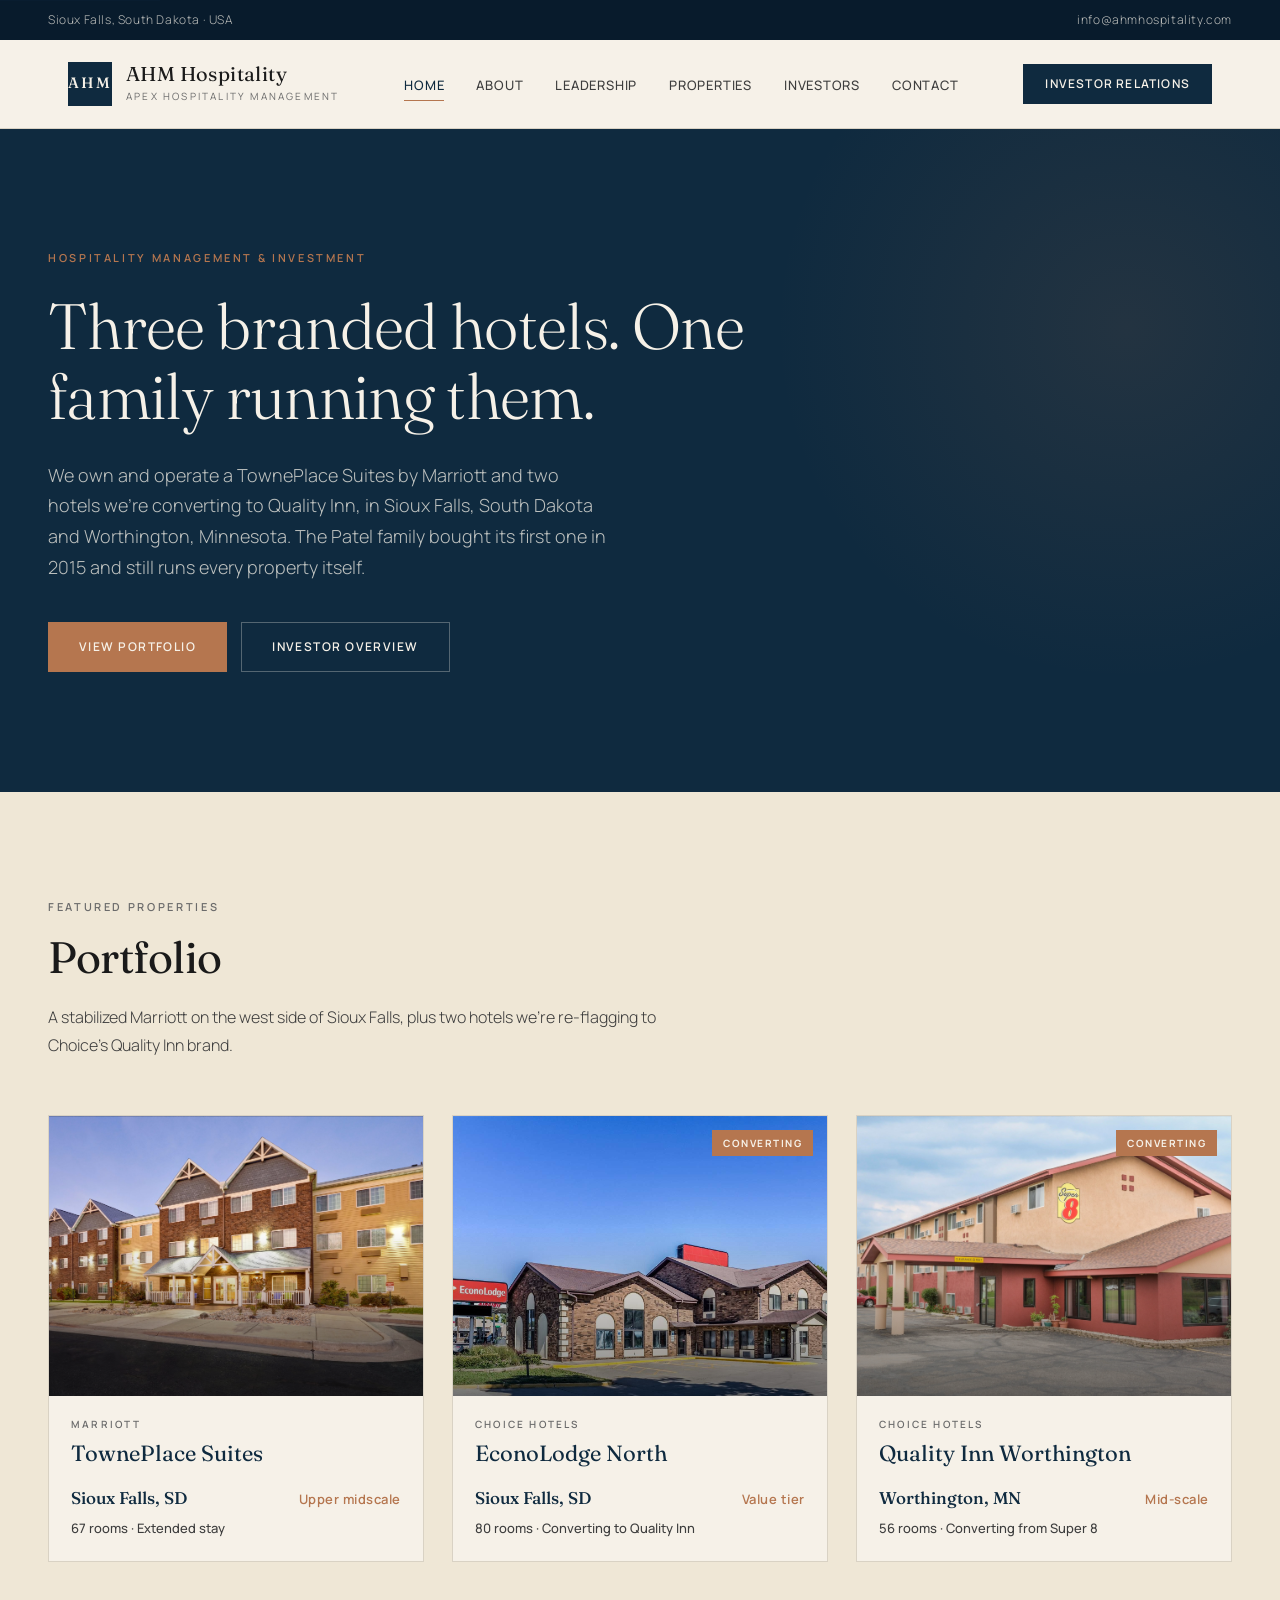
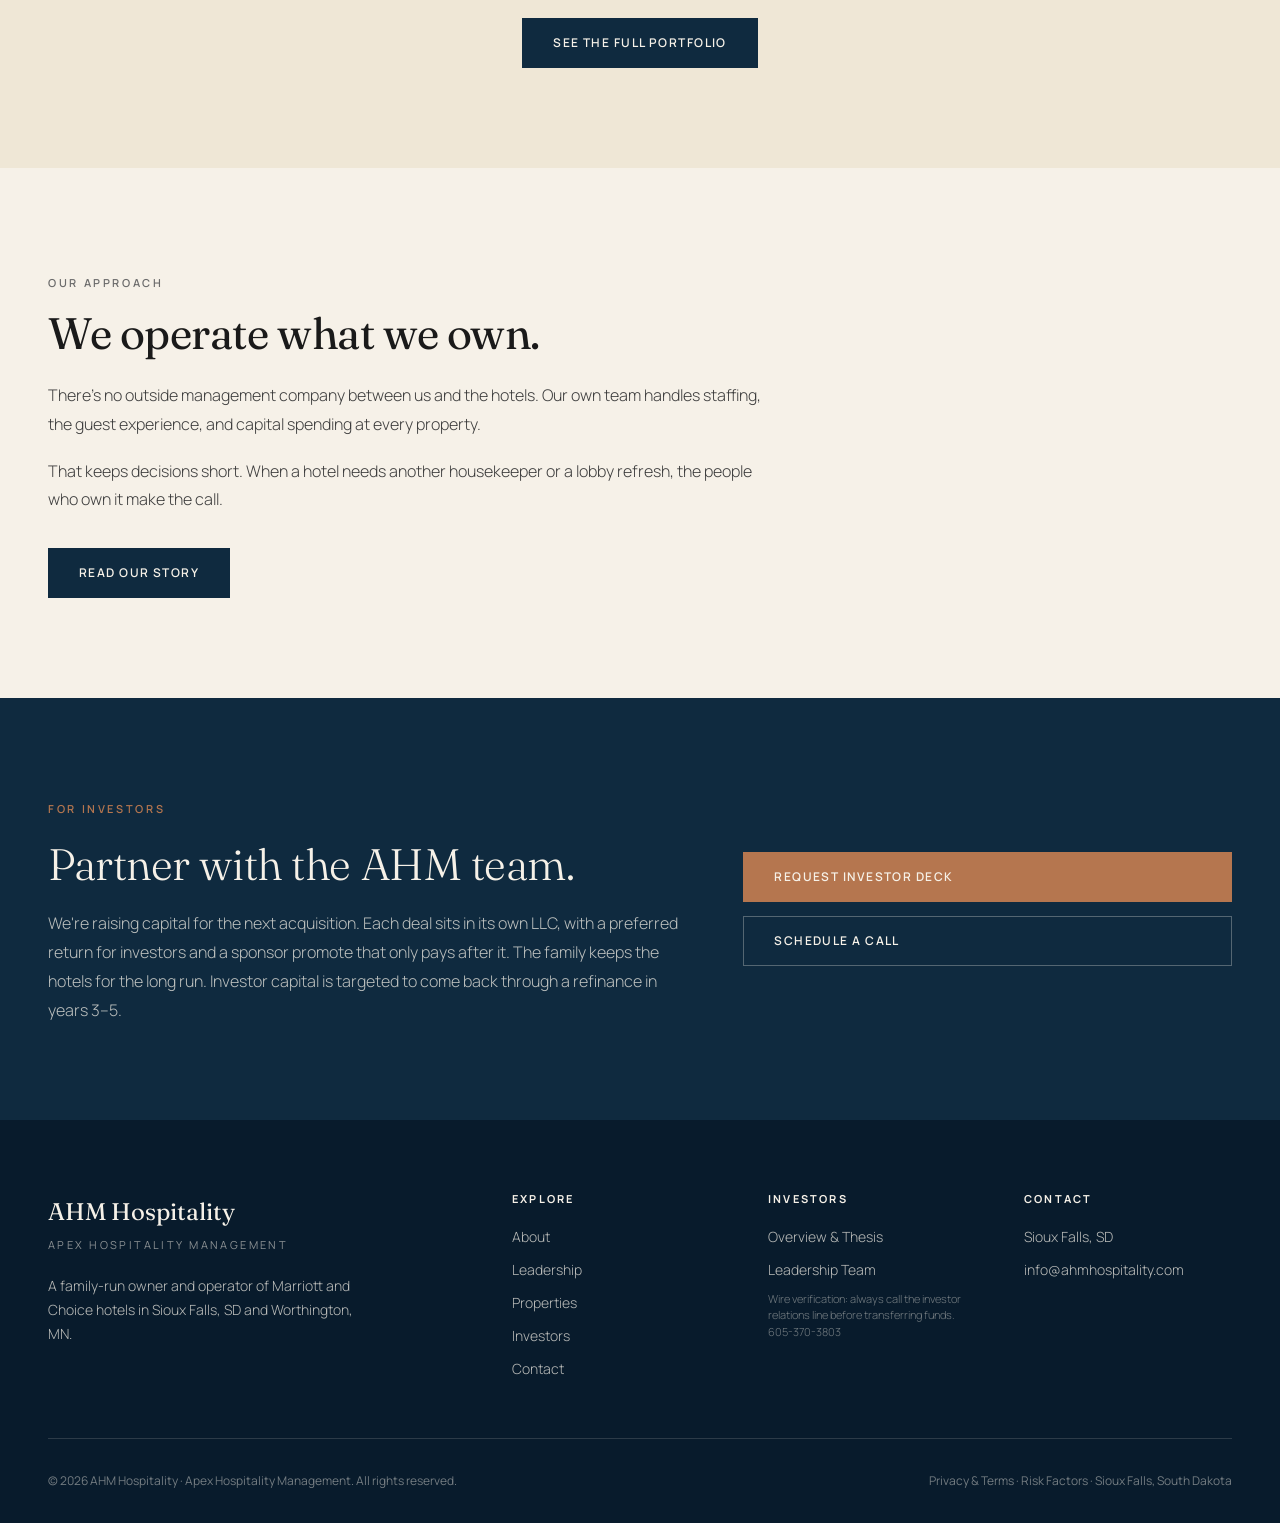
<file: index.html>
<!DOCTYPE html>
<html lang="en">
<head>
<meta charset="UTF-8">
<meta name="viewport" content="width=device-width, initial-scale=1.0">
<title>AHM Hospitality — Apex Hospitality Management</title>
<meta name="description" content="AHM Hospitality is a family business that owns and runs a TownePlace Suites by Marriott and two hotels converting to Quality Inn, in Sioux Falls, SD and Worthington, MN.">
<link rel="canonical" href="https://ahmhospitality.com/">
<meta property="og:title" content="AHM Hospitality — Apex Hospitality Management">
<meta property="og:description" content="AHM Hospitality is a family business that owns and runs a TownePlace Suites by Marriott and two hotels converting to Quality Inn, in Sioux Falls, SD and Worthington, MN.">
<meta property="og:image" content="https://ahmhospitality.com/photos/towneplace-suites.jpg">
<meta property="og:url" content="https://ahmhospitality.com/">
<meta property="og:type" content="website">
<meta property="og:site_name" content="AHM Hospitality">
<meta name="twitter:card" content="summary_large_image">
<link rel="stylesheet" href="styles.css">
</head>
<body>

<a class="skip-link" href="#main">Skip to content</a>

<div class="topbar">
  <span>Sioux Falls, South Dakota · USA</span>
  <a href="mailto:info@ahmhospitality.com">info@ahmhospitality.com</a>
</div>

<nav class="nav">
  <div class="nav-inner">
    <a href="index.html" class="logo">
      <div class="logo-mark">AHM</div>
      <div class="logo-text">
        <div class="brand">AHM Hospitality</div>
        <div class="sub">Apex Hospitality Management</div>
      </div>
    </a>
    <ul class="nav-links">
      <li><a href="index.html" class="active">Home</a></li>
      <li><a href="about.html">About</a></li>
      <li><a href="leadership.html">Leadership</a></li>
      <li><a href="properties.html">Properties</a></li>
      <li><a href="investors.html">Investors</a></li>
            <li><a href="contact.html">Contact</a></li>
    </ul>
    <a href="investors.html" class="nav-cta">Investor Relations</a>
    <button class="nav-toggle" aria-label="Open menu"><span></span><span></span><span></span></button>
  </div>
</nav>

<section class="hero" id="main">
  <div class="hero-inner">
    <span class="eyebrow">Hospitality management &amp; investment</span>
    <h1>Three branded hotels. One family running them.</h1>
    <p class="lead">We own and operate a TownePlace Suites by Marriott and two hotels we're converting to Quality Inn, in Sioux Falls, South Dakota and Worthington, Minnesota. The Patel family bought its first one in 2015 and still runs every property itself.</p>
    <div class="hero-actions">
      <a href="properties.html" class="btn btn-primary">View Portfolio</a>
      <a href="investors.html" class="btn btn-ghost">Investor Overview</a>
    </div>
  </div>
</section>

<section class="alt">
  <div class="section-inner">
    <div class="section-head">
      <span class="eyebrow">Featured Properties</span>
      <h2>Portfolio</h2>
      <p>A stabilized Marriott on the west side of Sioux Falls, plus two hotels we're re-flagging to Choice's Quality Inn brand.</p>
    </div>

    <div class="property-grid">

      <a href="properties/towneplace-suites.html" class="property-card-link">
        <article class="property-card">
          <div class="prop-img photo-ready" style="background-image: url('photos/towneplace-suites.jpg');"></div>
          <div class="prop-meta">
            <div class="prop-flag-brand">Marriott</div>
            <div class="prop-name">TownePlace Suites</div>
            <div class="prop-loc">
              <span class="city">Sioux Falls, SD</span>
              <span class="adr">Upper midscale</span>
            </div>
            <div class="prop-rooms">67 rooms · Extended stay</div>
          </div>
        </article>
      </a>

      <a href="properties/econolodge-north.html" class="property-card-link">
        <article class="property-card">
          <div class="prop-img photo-ready" style="background-image: url('photos/econolodge-north.jpg');">
            <span class="prop-badge converting">Converting</span>
          </div>
          <div class="prop-meta">
            <div class="prop-flag-brand">Choice Hotels</div>
            <div class="prop-name">EconoLodge North</div>
            <div class="prop-loc">
              <span class="city">Sioux Falls, SD</span>
              <span class="adr">Value tier</span>
            </div>
            <div class="prop-rooms">80 rooms · Converting to Quality Inn</div>
          </div>
        </article>
      </a>

      <a href="properties/quality-inn-worthington.html" class="property-card-link">
        <article class="property-card">
          <div class="prop-img photo-ready" style="background-image: url('photos/quality-inn-worthington.jpg');">
            <span class="prop-badge converting">Converting</span>
          </div>
          <div class="prop-meta">
            <div class="prop-flag-brand">Choice Hotels</div>
            <div class="prop-name">Quality Inn Worthington</div>
            <div class="prop-loc">
              <span class="city">Worthington, MN</span>
              <span class="adr">Mid-scale</span>
            </div>
            <div class="prop-rooms">56 rooms · Converting from Super 8</div>
          </div>
        </article>
      </a>

    </div>

    <div class="center-cta">
      <a href="properties.html" class="btn btn-dark">See the full portfolio</a>
    </div>
  </div>
</section>

<section>
  <div class="section-inner section-narrative">
    <span class="eyebrow">Our Approach</span>
    <h2>We operate what we own.</h2>
    <p>There's no outside management company between us and the hotels. Our own team handles staffing, the guest experience, and capital spending at every property.</p>
    <p>That keeps decisions short. When a hotel needs another housekeeper or a lobby refresh, the people who own it make the call.</p>
    <a href="about.html" class="btn btn-dark">Read our story</a>
  </div>
</section>

<section class="investor-band">
  <div class="investor-inner">
    <div>
      <span class="eyebrow">For Investors</span>
      <h2>Partner with the AHM team.</h2>
      <p>We're raising capital for the next acquisition. Each deal sits in its own LLC, with a preferred return for investors and a sponsor promote that only pays after it. The family keeps the hotels for the long run. Investor capital is targeted to come back through a refinance in years 3–5.</p>
    </div>
    <div class="investor-cta">
      <a href="investors.html" class="btn btn-primary">Request Investor Deck</a>
      <a href="contact.html" class="btn btn-ghost">Schedule a Call</a>
    </div>
  </div>
</section>

<footer>
  <div class="footer-grid">
    <div class="footer-brand">
      <div class="brand-line">AHM Hospitality</div>
      <div class="brand-sub">Apex Hospitality Management</div>
      <p>A family-run owner and operator of Marriott and Choice hotels in Sioux Falls, SD and Worthington, MN.</p>
    </div>
    <div>
      <h4>Explore</h4>
      <ul>
        <li><a href="about.html">About</a></li>
        <li><a href="leadership.html">Leadership</a></li>
        <li><a href="properties.html">Properties</a></li>
        <li><a href="investors.html">Investors</a></li>
        <li><a href="contact.html">Contact</a></li>
      </ul>
    </div>
    <div>
      <h4>Investors</h4>
      <ul>
        <li><a href="investors.html">Overview &amp; Thesis</a></li>
        <li><a href="leadership.html">Leadership Team</a></li>
        <li class="wire-verify">Wire verification: always call the investor relations line before transferring funds. 605-370-3803</li>
      </ul>
    </div>
    <div>
      <h4>Contact</h4>
      <ul>
        <li>Sioux Falls, SD</li>
        <li><a href="mailto:info@ahmhospitality.com">info@ahmhospitality.com</a></li>
      </ul>
    </div>
  </div>
  <div class="footer-bottom">
    <span>© 2026 AHM Hospitality · Apex Hospitality Management. All rights reserved.</span>
    <span><a href="privacy.html">Privacy &amp; Terms</a> · <a href="risk-factors.html">Risk Factors</a> · Sioux Falls, South Dakota</span>
  </div>
</footer>

<script defer src="app.js"></script>

</body>
</html>
</file>
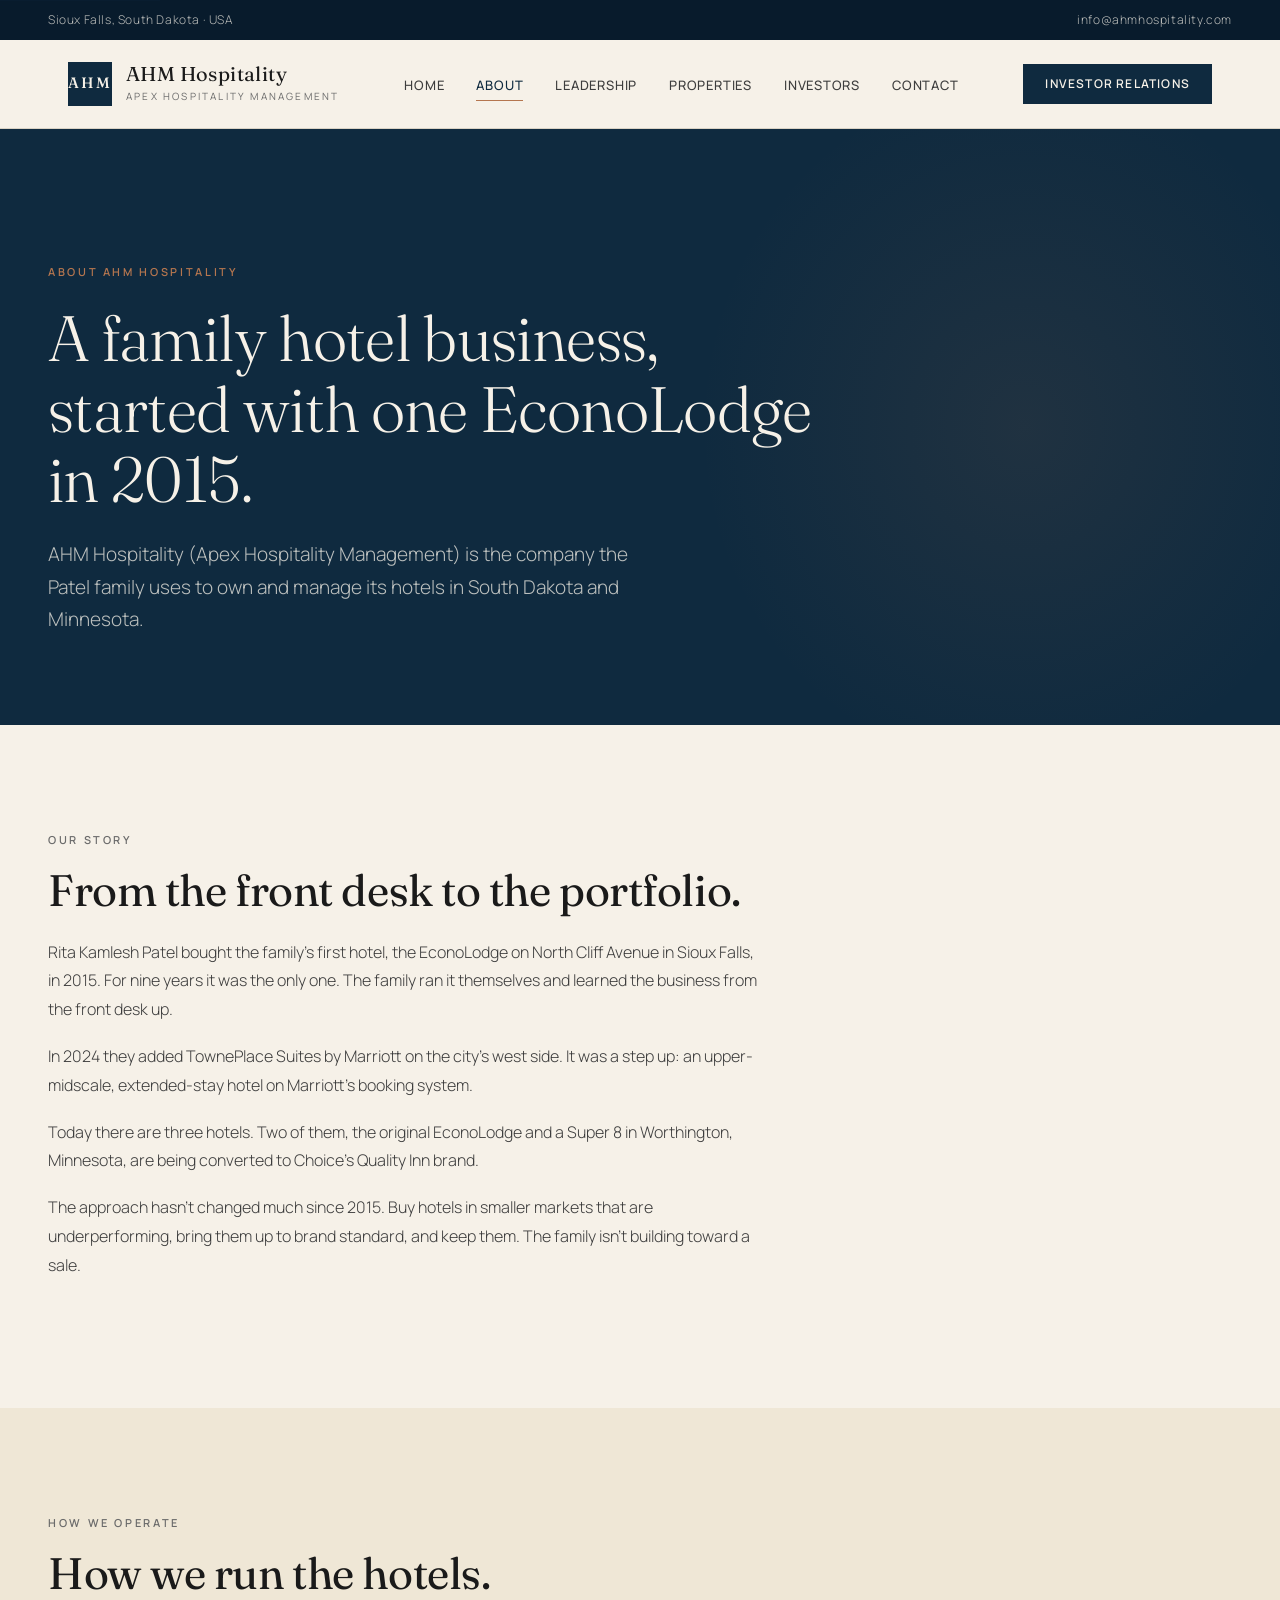
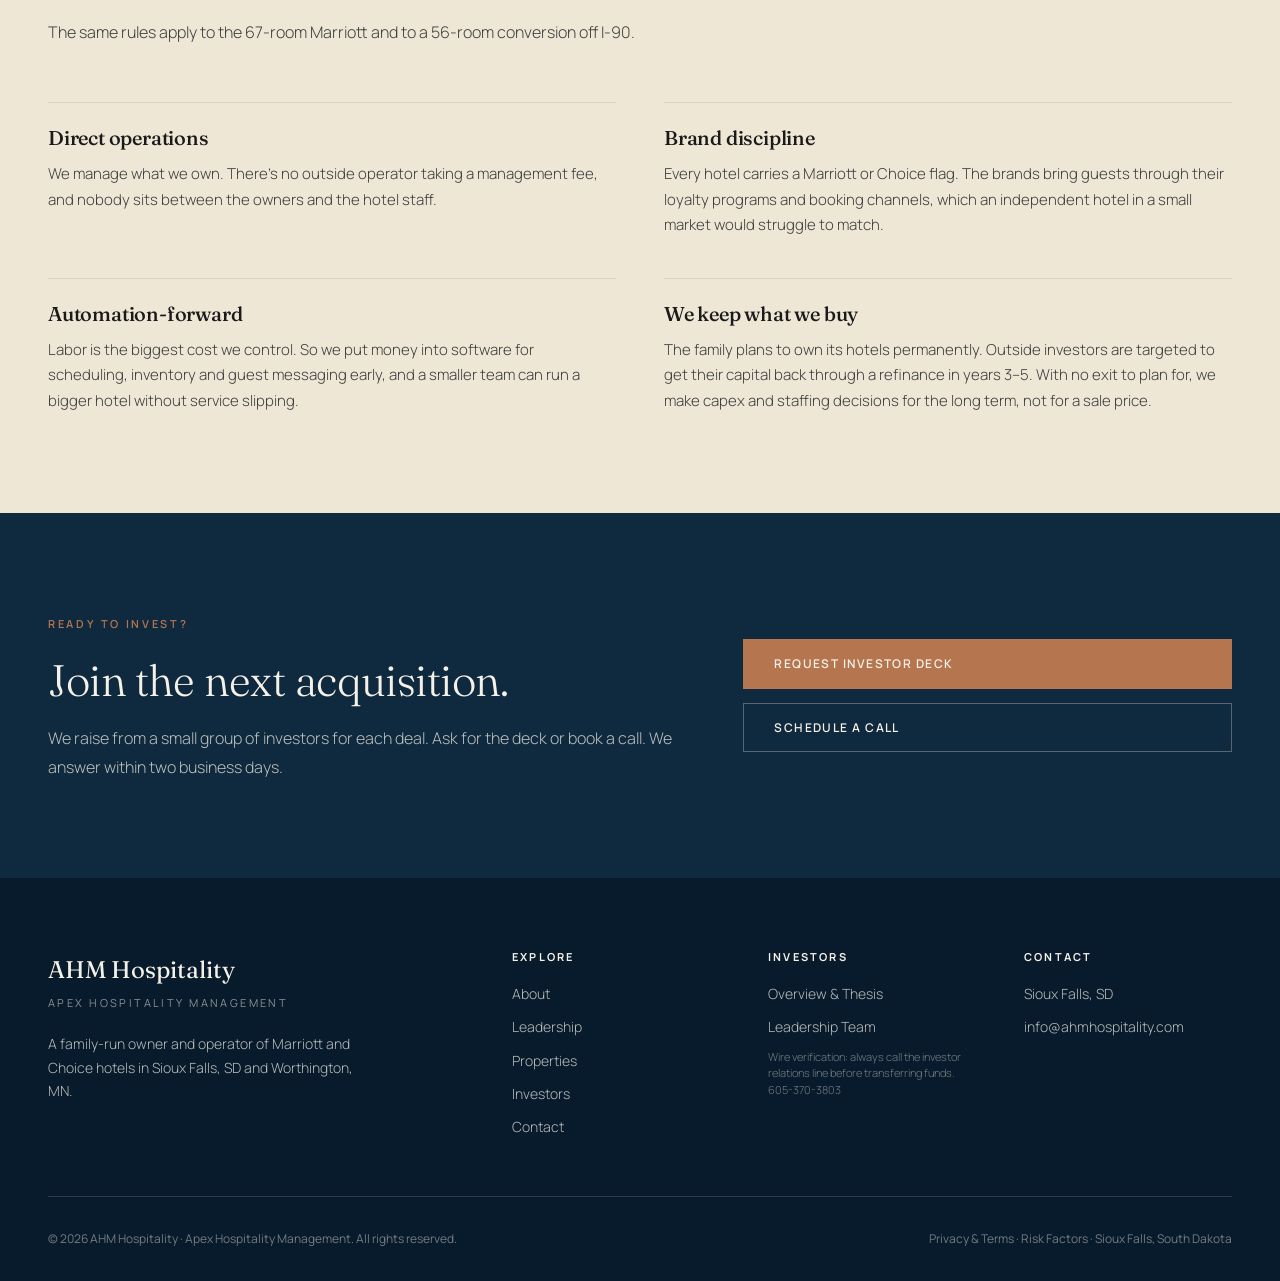
<file: about.html>
<!DOCTYPE html>
<html lang="en">
<head>
<meta charset="UTF-8">
<meta name="viewport" content="width=device-width, initial-scale=1.0">
<title>About — AHM Hospitality</title>
<meta name="description" content="The Patel family has owned and run hotels in Sioux Falls since 2015. AHM Hospitality is how they hold and manage them today.">
<link rel="canonical" href="https://ahmhospitality.com/about.html">
<meta property="og:title" content="About — AHM Hospitality">
<meta property="og:description" content="The Patel family has owned and run hotels in Sioux Falls since 2015. AHM Hospitality is how they hold and manage them today.">
<meta property="og:image" content="https://ahmhospitality.com/photos/towneplace-suites.jpg">
<meta property="og:url" content="https://ahmhospitality.com/about.html">
<meta property="og:type" content="website">
<meta property="og:site_name" content="AHM Hospitality">
<meta name="twitter:card" content="summary_large_image">
<link rel="stylesheet" href="styles.css">
</head>
<body>

<a class="skip-link" href="#main">Skip to content</a>

<div class="topbar">
  <span>Sioux Falls, South Dakota · USA</span>
  <a href="mailto:info@ahmhospitality.com">info@ahmhospitality.com</a>
</div>

<nav class="nav">
  <div class="nav-inner">
    <a href="index.html" class="logo">
      <div class="logo-mark">AHM</div>
      <div class="logo-text">
        <div class="brand">AHM Hospitality</div>
        <div class="sub">Apex Hospitality Management</div>
      </div>
    </a>
    <ul class="nav-links">
      <li><a href="index.html">Home</a></li>
      <li><a href="about.html" class="active">About</a></li>
      <li><a href="leadership.html">Leadership</a></li>
      <li><a href="properties.html">Properties</a></li>
      <li><a href="investors.html">Investors</a></li>
            <li><a href="contact.html">Contact</a></li>
    </ul>
    <a href="investors.html" class="nav-cta">Investor Relations</a>
    <button class="nav-toggle" aria-label="Open menu"><span></span><span></span><span></span></button>
  </div>
</nav>

<section class="page-hero" id="main">
  <div class="page-hero-inner">
    <span class="eyebrow">About AHM Hospitality</span>
    <h1>A family hotel business, started with one EconoLodge in 2015.</h1>
    <p class="lead">AHM Hospitality (Apex Hospitality Management) is the company the Patel family uses to own and manage its hotels in South Dakota and Minnesota.</p>
  </div>
</section>

<section>
  <div class="section-inner section-narrative">
    <span class="eyebrow">Our Story</span>
    <h2>From the front desk to the portfolio.</h2>
    <p>Rita Kamlesh Patel bought the family's first hotel, the EconoLodge on North Cliff Avenue in Sioux Falls, in 2015. For nine years it was the only one. The family ran it themselves and learned the business from the front desk up.</p>
    <p>In 2024 they added TownePlace Suites by Marriott on the city's west side. It was a step up: an upper-midscale, extended-stay hotel on Marriott's booking system.</p>
    <p>Today there are three hotels. Two of them, the original EconoLodge and a Super 8 in Worthington, Minnesota, are being converted to Choice's Quality Inn brand.</p>
    <p>The approach hasn't changed much since 2015. Buy hotels in smaller markets that are underperforming, bring them up to brand standard, and keep them. The family isn't building toward a sale.</p>
  </div>
</section>

<section class="alt">
  <div class="section-inner">
    <div class="section-head">
      <span class="eyebrow">How We Operate</span>
      <h2>How we run the hotels.</h2>
      <p>The same rules apply to the 67-room Marriott and to a 56-room conversion off I-90.</p>
    </div>

    <div class="principles">
      <div class="principle">
        <h3>Direct operations</h3>
        <p>We manage what we own. There's no outside operator taking a management fee, and nobody sits between the owners and the hotel staff.</p>
      </div>
      <div class="principle">
        <h3>Brand discipline</h3>
        <p>Every hotel carries a Marriott or Choice flag. The brands bring guests through their loyalty programs and booking channels, which an independent hotel in a small market would struggle to match.</p>
      </div>
      <div class="principle">
        <h3>Automation-forward</h3>
        <p>Labor is the biggest cost we control. So we put money into software for scheduling, inventory and guest messaging early, and a smaller team can run a bigger hotel without service slipping.</p>
      </div>
      <div class="principle">
        <h3>We keep what we buy</h3>
        <p>The family plans to own its hotels permanently. Outside investors are targeted to get their capital back through a refinance in years 3–5. With no exit to plan for, we make capex and staffing decisions for the long term, not for a sale price.</p>
      </div>
    </div>
  </div>
</section>

<section class="investor-band">
  <div class="investor-inner">
    <div>
      <span class="eyebrow">Ready to invest?</span>
      <h2>Join the next acquisition.</h2>
      <p>We raise from a small group of investors for each deal. Ask for the deck or book a call. We answer within two business days.</p>
    </div>
    <div class="investor-cta">
      <a href="investors.html" class="btn btn-primary">Request Investor Deck</a>
      <a href="contact.html" class="btn btn-ghost">Schedule a Call</a>
    </div>
  </div>
</section>

<footer>
  <div class="footer-grid">
    <div class="footer-brand">
      <div class="brand-line">AHM Hospitality</div>
      <div class="brand-sub">Apex Hospitality Management</div>
      <p>A family-run owner and operator of Marriott and Choice hotels in Sioux Falls, SD and Worthington, MN.</p>
    </div>
    <div>
      <h4>Explore</h4>
      <ul>
        <li><a href="about.html">About</a></li>
        <li><a href="leadership.html">Leadership</a></li>
        <li><a href="properties.html">Properties</a></li>
        <li><a href="investors.html">Investors</a></li>
        <li><a href="contact.html">Contact</a></li>
      </ul>
    </div>
    <div>
      <h4>Investors</h4>
      <ul>
        <li><a href="investors.html">Overview &amp; Thesis</a></li>
        <li><a href="leadership.html">Leadership Team</a></li>
        <li class="wire-verify">Wire verification: always call the investor relations line before transferring funds. 605-370-3803</li>
      </ul>
    </div>
    <div>
      <h4>Contact</h4>
      <ul>
        <li>Sioux Falls, SD</li>
        <li><a href="mailto:info@ahmhospitality.com">info@ahmhospitality.com</a></li>
      </ul>
    </div>
  </div>
  <div class="footer-bottom">
    <span>© 2026 AHM Hospitality · Apex Hospitality Management. All rights reserved.</span>
    <span><a href="privacy.html">Privacy &amp; Terms</a> · <a href="risk-factors.html">Risk Factors</a> · Sioux Falls, South Dakota</span>
  </div>
</footer>

<script defer src="app.js"></script>

</body>
</html>
</file>
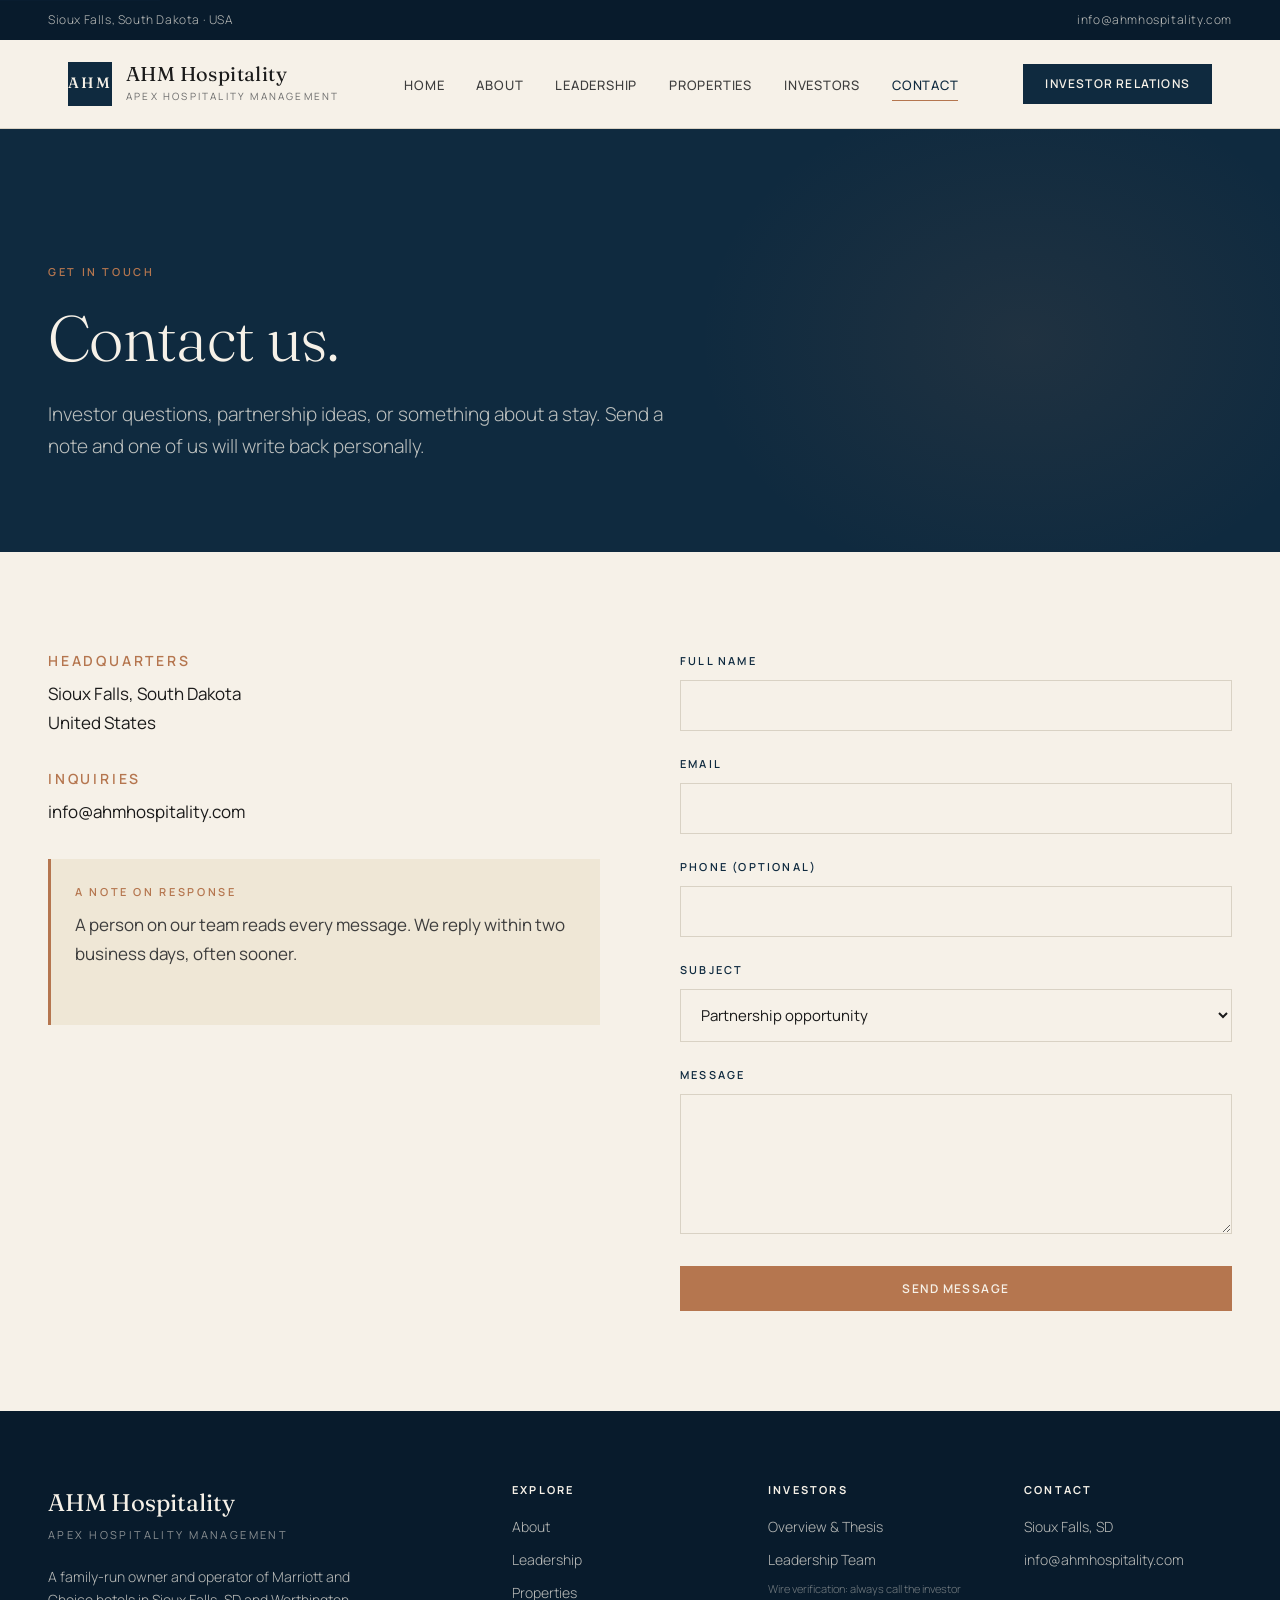
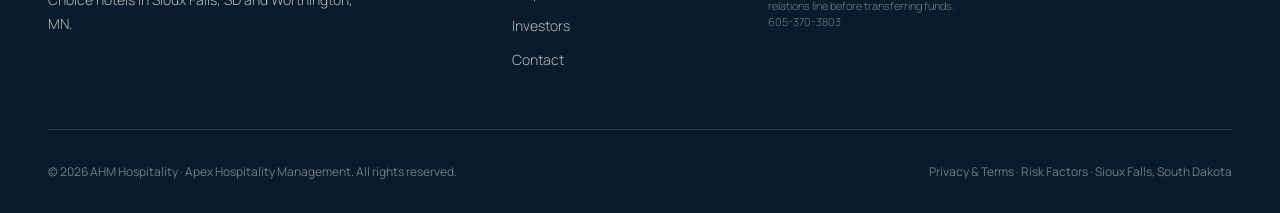
<file: contact.html>
<!DOCTYPE html>
<html lang="en">
<head>
<meta charset="UTF-8">
<meta name="viewport" content="width=device-width, initial-scale=1.0">
<title>Contact — AHM Hospitality</title>
<meta name="description" content="Contact AHM Hospitality for investor relations, partnerships, careers, or guest inquiries.">
<link rel="canonical" href="https://ahmhospitality.com/contact.html">
<meta property="og:title" content="Contact — AHM Hospitality">
<meta property="og:description" content="Contact AHM Hospitality for investor relations, partnerships, careers, or guest inquiries.">
<meta property="og:image" content="https://ahmhospitality.com/photos/towneplace-suites.jpg">
<meta property="og:url" content="https://ahmhospitality.com/contact.html">
<meta property="og:type" content="website">
<meta property="og:site_name" content="AHM Hospitality">
<meta name="twitter:card" content="summary_large_image">
<link rel="stylesheet" href="styles.css">
</head>
<body>

<a class="skip-link" href="#main">Skip to content</a>

<div class="topbar">
  <span>Sioux Falls, South Dakota · USA</span>
  <a href="mailto:info@ahmhospitality.com">info@ahmhospitality.com</a>
</div>

<nav class="nav">
  <div class="nav-inner">
    <a href="index.html" class="logo">
      <div class="logo-mark">AHM</div>
      <div class="logo-text">
        <div class="brand">AHM Hospitality</div>
        <div class="sub">Apex Hospitality Management</div>
      </div>
    </a>
    <ul class="nav-links">
      <li><a href="index.html">Home</a></li>
      <li><a href="about.html">About</a></li>
      <li><a href="leadership.html">Leadership</a></li>
      <li><a href="properties.html">Properties</a></li>
      <li><a href="investors.html">Investors</a></li>
            <li><a href="contact.html" class="active">Contact</a></li>
    </ul>
    <a href="investors.html" class="nav-cta">Investor Relations</a>
    <button class="nav-toggle" aria-label="Open menu"><span></span><span></span><span></span></button>
  </div>
</nav>

<section class="page-hero" id="main">
  <div class="page-hero-inner">
    <span class="eyebrow">Get in touch</span>
    <h1>Contact us.</h1>
    <p class="lead">Investor questions, partnership ideas, or something about a stay. Send a note and one of us will write back personally.</p>
  </div>
</section>

<section>
  <div class="contact-grid">

    <div class="contact-info">
      <h3>Headquarters</h3>
      <p>Sioux Falls, South Dakota<br>United States</p>

      <h3>Inquiries</h3>
      <p><a href="mailto:info@ahmhospitality.com">info@ahmhospitality.com</a></p>

      <div class="contact-note">
        <span class="eyebrow">A note on response</span>
        <p class="body-note">A person on our team reads every message. We reply within two business days, often sooner.</p>
      </div>
    </div>

    <form class="contact-form" action="https://formspree.io/f/[TODO: FORMSPREE_ID]" method="POST">
      <input type="hidden" name="_subject" value="Contact form submission — ahmhospitality.com">
      <label for="name">Full Name</label>
      <input type="text" id="name" name="name" required>

      <label for="email">Email</label>
      <input type="email" id="email" name="email" required>

      <label for="phone">Phone (optional)</label>
      <input type="tel" id="phone" name="phone">

      <label for="subject">Subject</label>
      <select id="subject" name="subject">
        <option>Partnership opportunity</option>
        <option>Guest experience</option>
        <option>Other</option>
      </select>

      <label for="message">Message</label>
      <textarea id="message" name="message" required></textarea>

      <button type="submit" class="btn btn-primary">Send Message</button>
    </form>
  </div>
</section>

<footer>
  <div class="footer-grid">
    <div class="footer-brand">
      <div class="brand-line">AHM Hospitality</div>
      <div class="brand-sub">Apex Hospitality Management</div>
      <p>A family-run owner and operator of Marriott and Choice hotels in Sioux Falls, SD and Worthington, MN.</p>
    </div>
    <div>
      <h4>Explore</h4>
      <ul>
        <li><a href="about.html">About</a></li>
        <li><a href="leadership.html">Leadership</a></li>
        <li><a href="properties.html">Properties</a></li>
        <li><a href="investors.html">Investors</a></li>
        <li><a href="contact.html">Contact</a></li>
      </ul>
    </div>
    <div>
      <h4>Investors</h4>
      <ul>
        <li><a href="investors.html">Overview &amp; Thesis</a></li>
        <li><a href="leadership.html">Leadership Team</a></li>
        <li class="wire-verify">Wire verification: always call the investor relations line before transferring funds. 605-370-3803</li>
      </ul>
    </div>
    <div>
      <h4>Contact</h4>
      <ul>
        <li>Sioux Falls, SD</li>
        <li><a href="mailto:info@ahmhospitality.com">info@ahmhospitality.com</a></li>
      </ul>
    </div>
  </div>
  <div class="footer-bottom">
    <span>© 2026 AHM Hospitality · Apex Hospitality Management. All rights reserved.</span>
    <span><a href="privacy.html">Privacy &amp; Terms</a> · <a href="risk-factors.html">Risk Factors</a> · Sioux Falls, South Dakota</span>
  </div>
</footer>

<script defer src="app.js"></script>

</body>
</html>
</file>
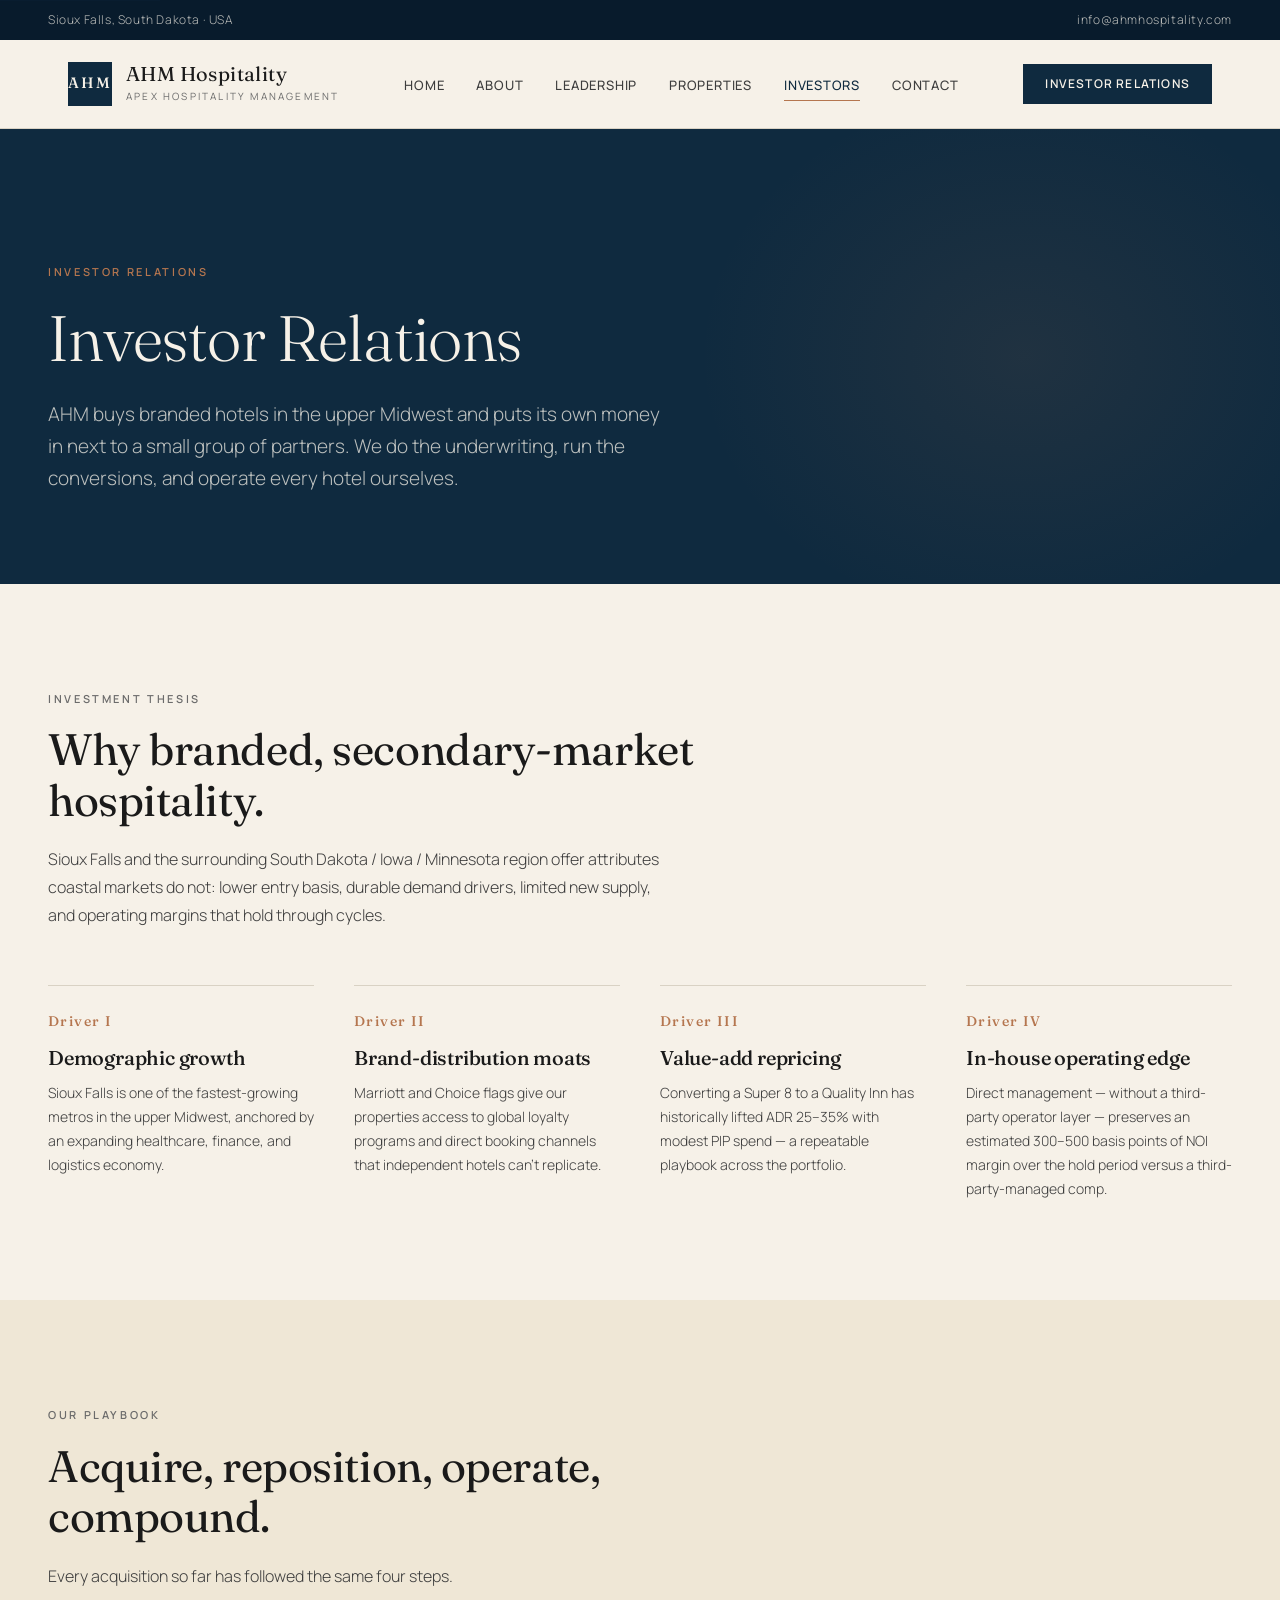
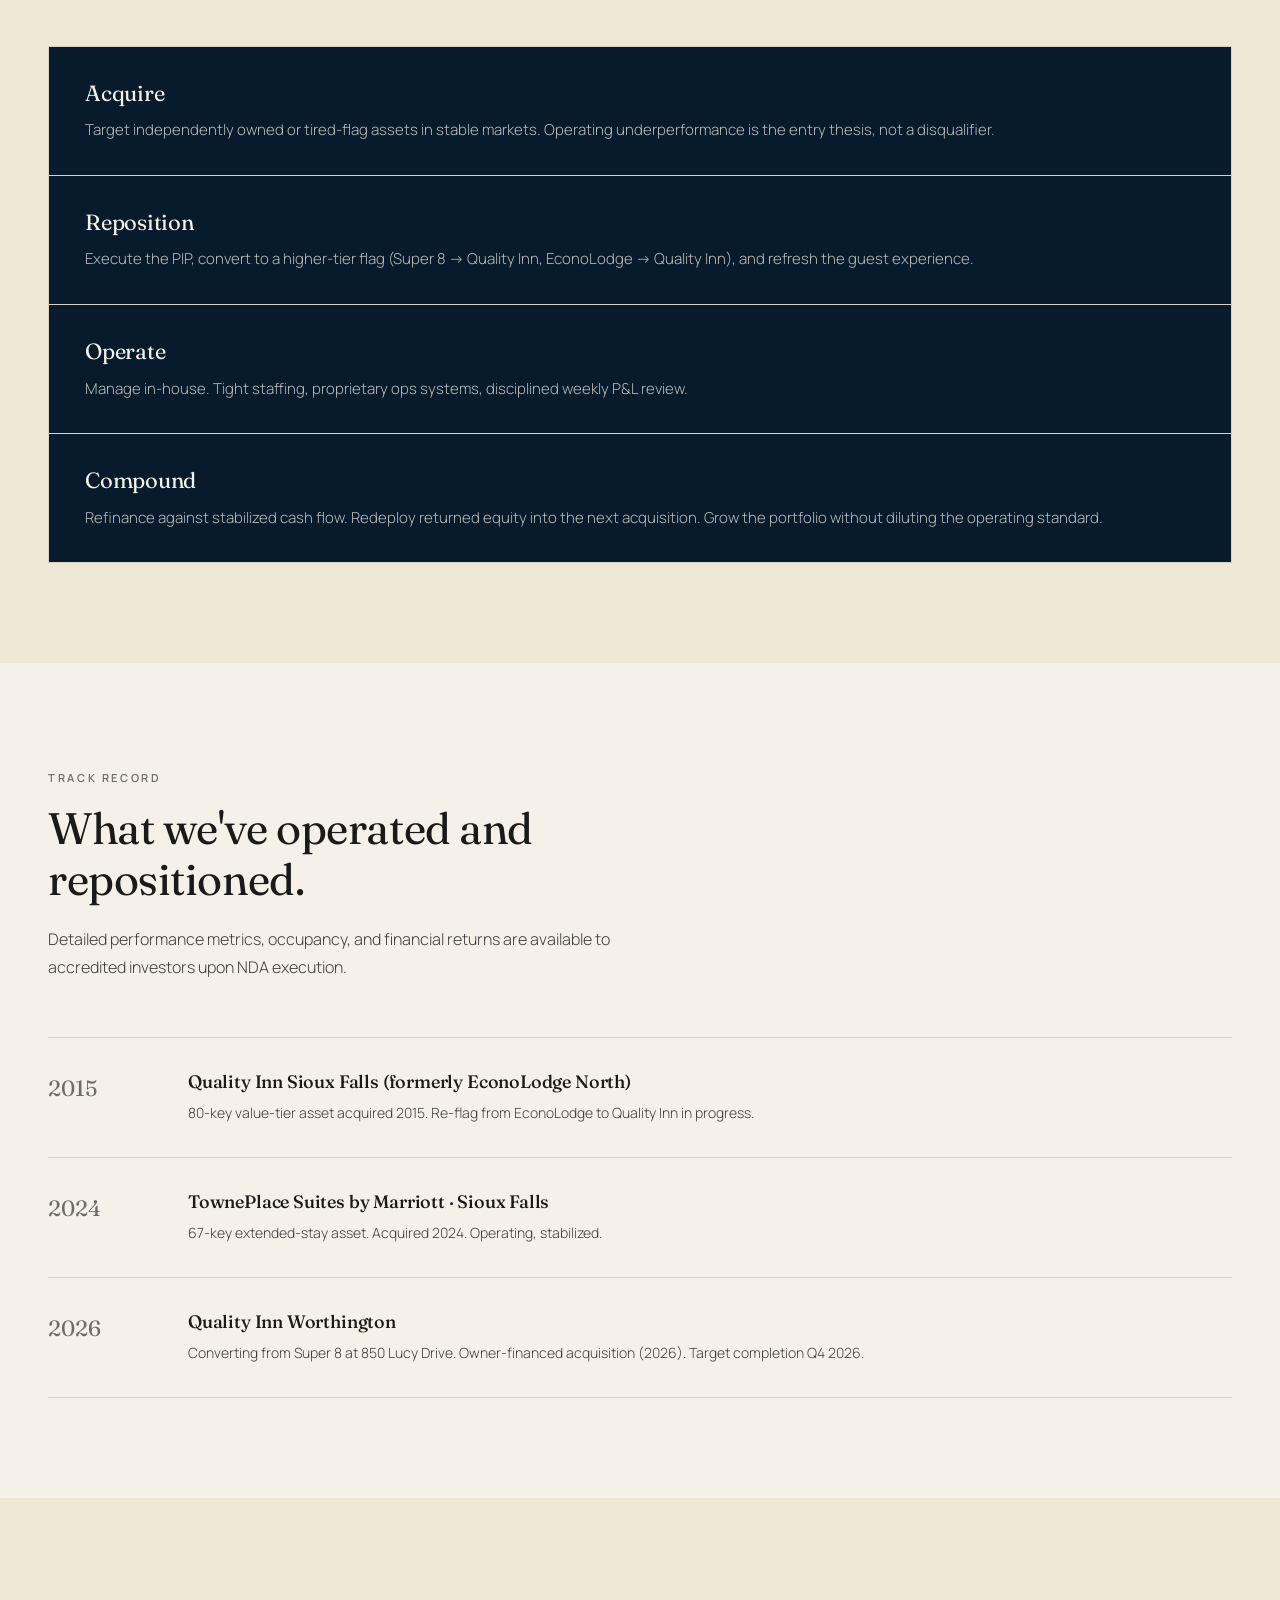
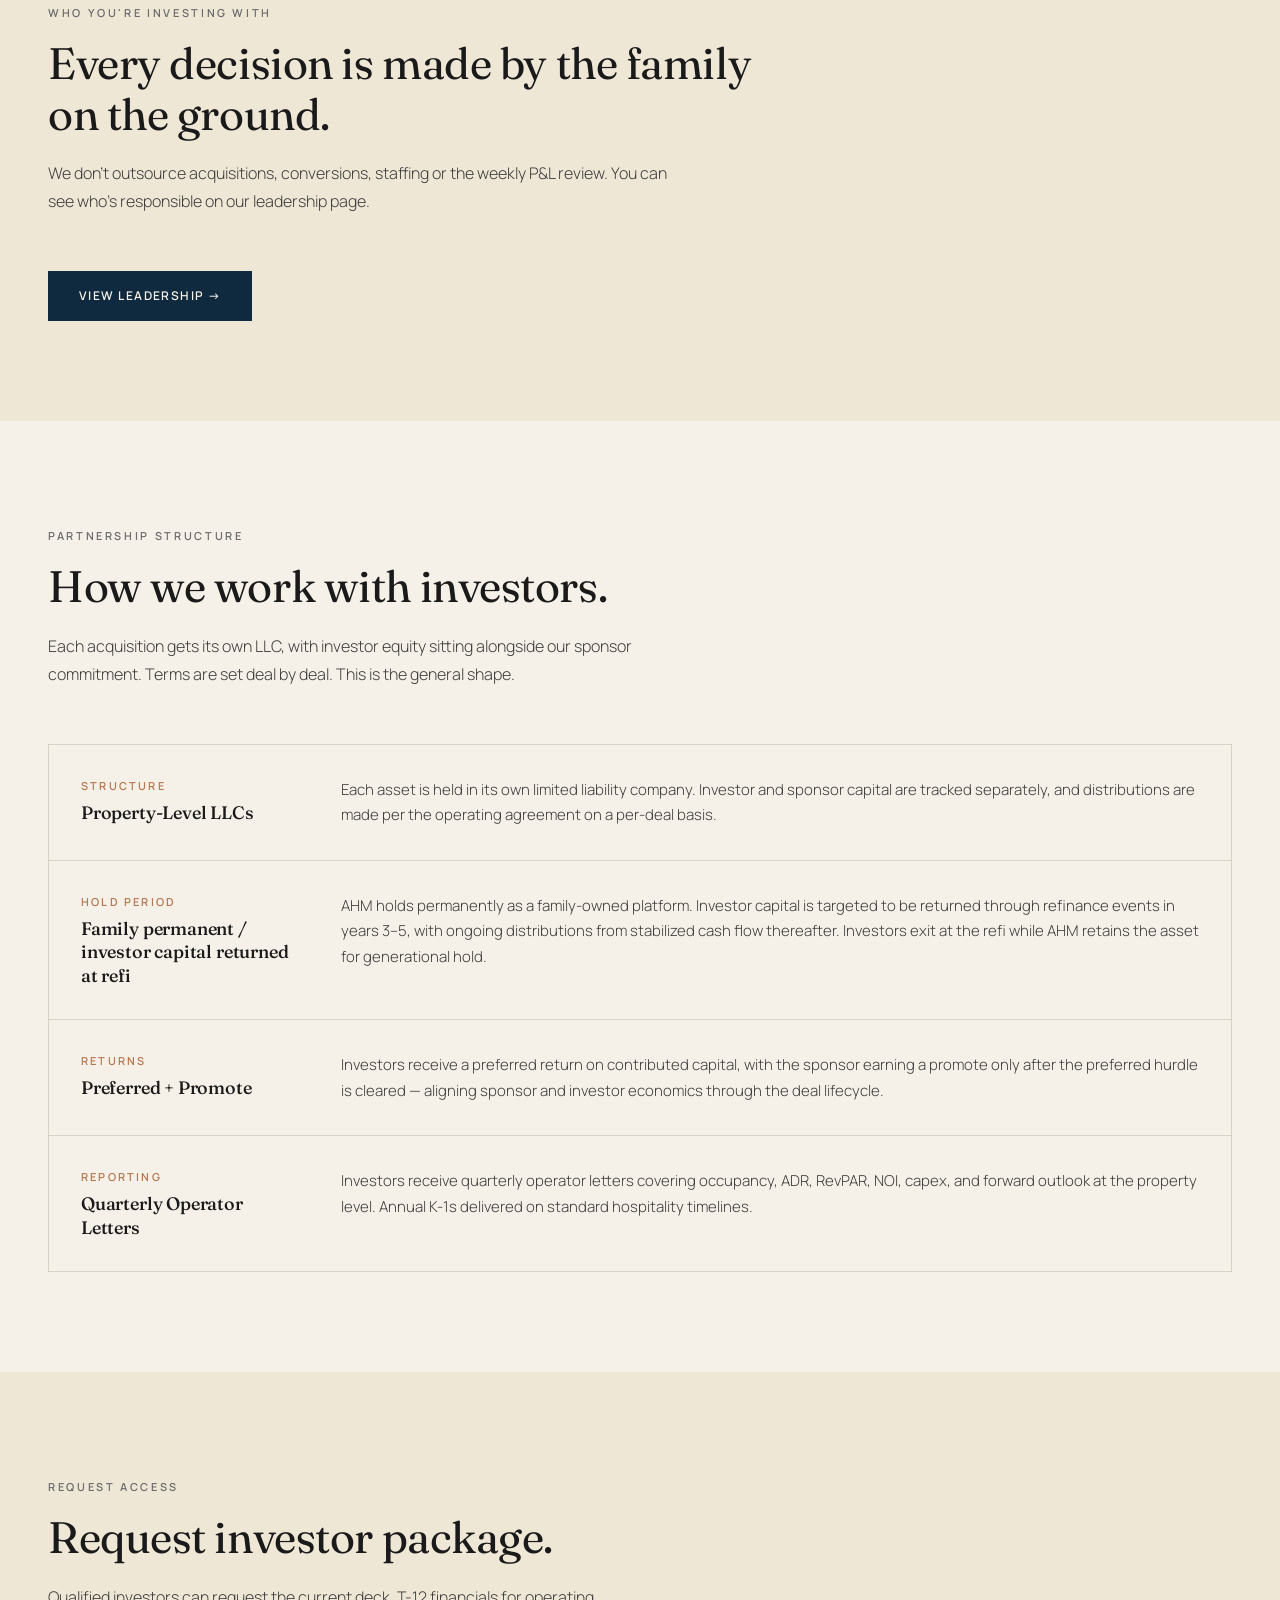
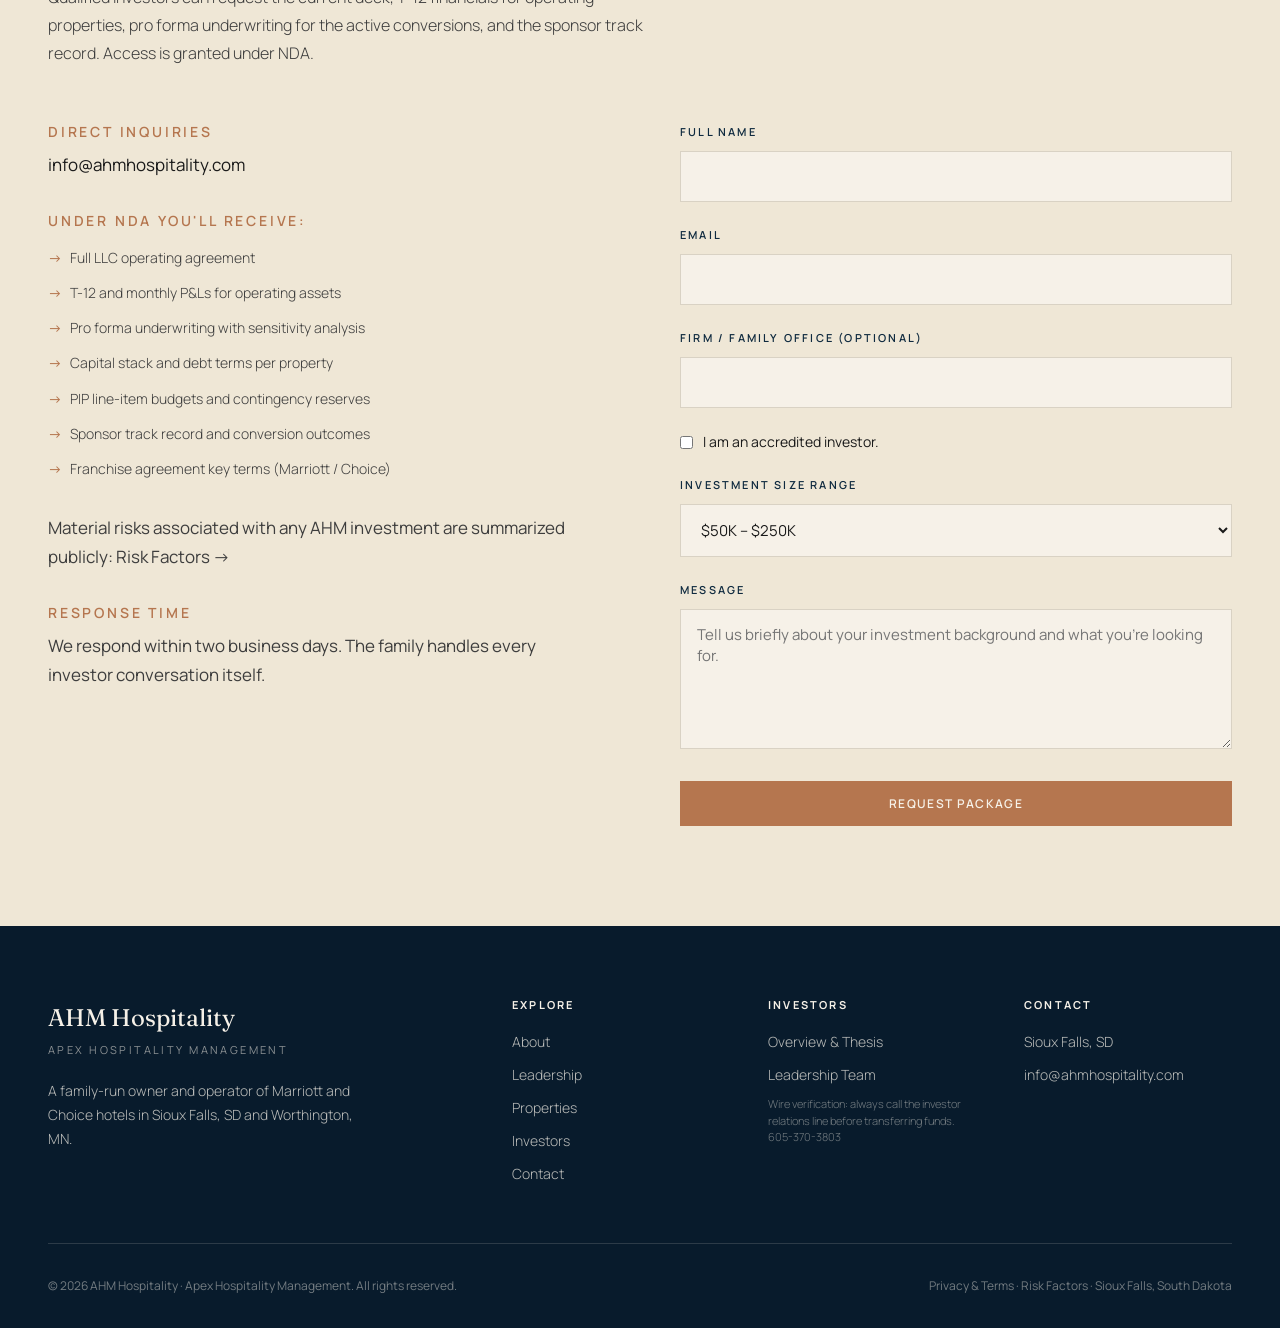
<file: investors.html>
<!DOCTYPE html>
<html lang="en">

<head>
<meta charset="UTF-8">
<meta name="viewport" content="width=device-width, initial-scale=1.0">
<title>Investors — AHM Hospitality</title>
<meta name="description" content="Partner with AHM Hospitality, a family-operated hotel management and investment firm. Brand-disciplined, long-hold.">
<link rel="canonical" href="https://ahmhospitality.com/investors.html">
<meta property="og:title" content="Investors — AHM Hospitality">
<meta property="og:description" content="Partner with AHM Hospitality, a family-operated hotel management and investment firm. Brand-disciplined, long-hold.">
<meta property="og:image" content="https://ahmhospitality.com/photos/towneplace-suites.jpg">
<meta property="og:url" content="https://ahmhospitality.com/investors.html">
<meta property="og:type" content="website">
<meta property="og:site_name" content="AHM Hospitality">
<meta name="twitter:card" content="summary_large_image">
<link rel="stylesheet" href="styles.css">
</head>
<body>

<a class="skip-link" href="#main">Skip to content</a>

<div class="topbar">
  <span>Sioux Falls, South Dakota · USA</span>
  <a href="mailto:info@ahmhospitality.com">info@ahmhospitality.com</a>
</div>

<nav class="nav">
  <div class="nav-inner">
    <a href="index.html" class="logo">
      <div class="logo-mark">AHM</div>
      <div class="logo-text">
        <div class="brand">AHM Hospitality</div>
        <div class="sub">Apex Hospitality Management</div>
      </div>
    </a>
    <ul class="nav-links">
      <li><a href="index.html">Home</a></li>
      <li><a href="about.html">About</a></li>
      <li><a href="leadership.html">Leadership</a></li>
      <li><a href="properties.html">Properties</a></li>
      <li><a href="investors.html" class="active">Investors</a></li>
            <li><a href="contact.html">Contact</a></li>
    </ul>
    <a href="investors.html" class="nav-cta">Investor Relations</a>
    <button class="nav-toggle" aria-label="Open menu"><span></span><span></span><span></span></button>
  </div>
</nav>

<section class="page-hero" id="main">
  <div class="page-hero-inner">
    <span class="eyebrow">Investor Relations</span>
    <h1>Investor Relations</h1>
    <p class="lead">AHM buys branded hotels in the upper Midwest and puts its own money in next to a small group of partners. We do the underwriting, run the conversions, and operate every hotel ourselves.</p>
  </div>
</section>

<section>
  <div class="section-inner">
    <div class="section-head">
      <span class="eyebrow">Investment Thesis</span>
      <h2>Why branded, secondary-market hospitality.</h2>
      <p>Sioux Falls and the surrounding South Dakota / Iowa / Minnesota region offer attributes coastal markets do not: lower entry basis, durable demand drivers, limited new supply, and operating margins that hold through cycles.</p>
    </div>

    <div class="values">
      <div class="value">
        <div class="value-num">Driver I</div>
        <h3>Demographic growth</h3>
        <p>Sioux Falls is one of the fastest-growing metros in the upper Midwest, anchored by an expanding healthcare, finance, and logistics economy.</p>
      </div>
      <div class="value">
        <div class="value-num">Driver II</div>
        <h3>Brand-distribution moats</h3>
        <p>Marriott and Choice flags give our properties access to global loyalty programs and direct booking channels that independent hotels can't replicate.</p>
      </div>
      <div class="value">
        <div class="value-num">Driver III</div>
        <h3>Value-add repricing</h3>
        <p>Converting a Super 8 to a Quality Inn has historically lifted ADR 25–35% with modest PIP spend — a repeatable playbook across the portfolio.</p>
      </div>
      <div class="value">
        <div class="value-num">Driver IV</div>
        <h3>In-house operating edge</h3>
        <p>Direct management — without a third-party operator layer — preserves an estimated 300–500 basis points of NOI margin over the hold period versus a third-party-managed comp.</p>
      </div>
    </div>
  </div>
</section>

<section class="alt">
  <div class="section-inner">
    <div class="section-head">
      <span class="eyebrow">Our Playbook</span>
      <h2>Acquire, reposition, operate, compound.</h2>
      <p>Every acquisition so far has followed the same four steps.</p>
    </div>

    <div class="strategy-list">
      <div class="strategy-item">
        <div>
          <h3>Acquire</h3>
          <p>Target independently owned or tired-flag assets in stable markets. Operating underperformance is the entry thesis, not a disqualifier.</p>
        </div>
      </div>
      <div class="strategy-item">
        <div>
          <h3>Reposition</h3>
          <p>Execute the PIP, convert to a higher-tier flag (Super 8 → Quality Inn, EconoLodge → Quality Inn), and refresh the guest experience.</p>
        </div>
      </div>
      <div class="strategy-item">
        <div>
          <h3>Operate</h3>
          <p>Manage in-house. Tight staffing, proprietary ops systems, disciplined weekly P&amp;L review.</p>
        </div>
      </div>
      <div class="strategy-item">
        <div>
          <h3>Compound</h3>
          <p>Refinance against stabilized cash flow. Redeploy returned equity into the next acquisition. Grow the portfolio without diluting the operating standard.</p>
        </div>
      </div>
    </div>
  </div>
</section>

<section>
  <div class="section-inner">
    <div class="section-head">
      <span class="eyebrow">Track Record</span>
      <h2>What we've operated and repositioned.</h2>
      <p>Detailed performance metrics, occupancy, and financial returns are available to accredited investors upon NDA execution.</p>
    </div>
    <div class="track-record">
      <div class="tr-row">
        <div class="tr-year">2015</div>
        <div>
          <h3>Quality Inn Sioux Falls (formerly EconoLodge North)</h3>
          <p>80-key value-tier asset acquired 2015. Re-flag from EconoLodge to Quality Inn in progress.</p>
        </div>
      </div>
      <div class="tr-row">
        <div class="tr-year">2024</div>
        <div>
          <h3>TownePlace Suites by Marriott · Sioux Falls</h3>
          <p>67-key extended-stay asset. Acquired 2024. Operating, stabilized.</p>
        </div>
      </div>
      <div class="tr-row">
        <div class="tr-year">2026</div>
        <div>
          <h3>Quality Inn Worthington</h3>
          <p>Converting from Super 8 at 850 Lucy Drive. Owner-financed acquisition (2026). Target completion Q4 2026.</p>
        </div>
      </div>
    </div>
  </div>
</section>

<section class="alt">
  <div class="section-inner">
    <div class="section-head">
      <span class="eyebrow">Who You're Investing With</span>
      <h2>Every decision is made by the family on the ground.</h2>
      <p>We don't outsource acquisitions, conversions, staffing or the weekly P&amp;L review. You can see who's responsible on our <a href="leadership.html">leadership page</a>.</p>
    </div>
    <a href="leadership.html" class="btn btn-dark">View Leadership →</a>
  </div>
</section>

<section>
  <div class="section-inner">
    <div class="section-head">
      <span class="eyebrow">Partnership Structure</span>
      <h2>How we work with investors.</h2>
      <p>Each acquisition gets its own LLC, with investor equity sitting alongside our sponsor commitment. Terms are set deal by deal. This is the general shape.</p>
    </div>

    <div class="partnership-list">
      <div class="partnership-row">
        <div>
          <div class="pr-label">Structure</div>
          <h3>Property-Level LLCs</h3>
        </div>
        <p>Each asset is held in its own limited liability company. Investor and sponsor capital are tracked separately, and distributions are made per the operating agreement on a per-deal basis.</p>
      </div>
      <div class="partnership-row">
        <div>
          <div class="pr-label">Hold Period</div>
          <h3>Family permanent / investor capital returned at refi</h3>
        </div>
        <p>AHM holds permanently as a family-owned platform. Investor capital is targeted to be returned through refinance events in years 3–5, with ongoing distributions from stabilized cash flow thereafter. Investors exit at the refi while AHM retains the asset for generational hold.</p>
      </div>
      <div class="partnership-row">
        <div>
          <div class="pr-label">Returns</div>
          <h3>Preferred + Promote</h3>
        </div>
        <p>Investors receive a preferred return on contributed capital, with the sponsor earning a promote only after the preferred hurdle is cleared — aligning sponsor and investor economics through the deal lifecycle.</p>
      </div>
      <div class="partnership-row">
        <div>
          <div class="pr-label">Reporting</div>
          <h3>Quarterly Operator Letters</h3>
        </div>
        <p>Investors receive quarterly operator letters covering occupancy, ADR, RevPAR, NOI, capex, and forward outlook at the property level. Annual K-1s delivered on standard hospitality timelines.</p>
      </div>
    </div>
  </div>
</section>

<section class="alt">
  <div class="section-inner">
    <div class="section-head">
      <span class="eyebrow">Request Access</span>
      <h2>Request investor package.</h2>
      <p>Qualified investors can request the current deck, T-12 financials for operating properties, pro forma underwriting for the active conversions, and the sponsor track record. Access is granted under NDA.</p>
    </div>

    <div class="contact-grid spaced-top">
      <div class="contact-info">
        <h3>Direct Inquiries</h3>
        <p><a href="mailto:info@ahmhospitality.com">info@ahmhospitality.com</a></p>
        <h3>Under NDA you'll receive:</h3>
        <ul class="nda-list">
          <li>Full LLC operating agreement</li>
          <li>T-12 and monthly P&amp;Ls for operating assets</li>
          <li>Pro forma underwriting with sensitivity analysis</li>
          <li>Capital stack and debt terms per property</li>
          <li>PIP line-item budgets and contingency reserves</li>
          <li>Sponsor track record and conversion outcomes</li>
          <li>Franchise agreement key terms (Marriott / Choice)</li>
        </ul>
        <p class="body-note">Material risks associated with any AHM investment are summarized publicly: <a href="risk-factors.html">Risk Factors</a> →</p>
        <h3>Response Time</h3>
        <p class="body-note">We respond within two business days. The family handles every investor conversation itself.</p>
      </div>
      <form class="contact-form" action="https://formspree.io/f/[TODO: FORMSPREE_ID]" method="POST">
        <input type="hidden" name="_subject" value="Investor package request — ahmhospitality.com">

        <label for="name">Full Name</label>
        <input type="text" id="name" name="name" required>

        <label for="email">Email</label>
        <input type="email" id="email" name="email" required>

        <label for="firm">Firm / Family Office (optional)</label>
        <input type="text" id="firm" name="firm">

        <label class="checkbox-label">
          <input type="checkbox" name="accredited" value="yes" required>
          <span>I am an accredited investor.</span>
        </label>

        <label for="range">Investment size range</label>
        <select id="range" name="range">
          <option>$50K – $250K</option>
          <option>$250K – $1M</option>
          <option>$1M+</option>
          <option>Not yet defined</option>
        </select>

        <label for="message">Message</label>
        <textarea id="message" name="message" placeholder="Tell us briefly about your investment background and what you're looking for."></textarea>

        <button type="submit" class="btn btn-primary">Request Package</button>
      </form>
    </div>
  </div>
</section>

<footer>
  <div class="footer-grid">
    <div class="footer-brand">
      <div class="brand-line">AHM Hospitality</div>
      <div class="brand-sub">Apex Hospitality Management</div>
      <p>A family-run owner and operator of Marriott and Choice hotels in Sioux Falls, SD and Worthington, MN.</p>
    </div>
    <div>
      <h4>Explore</h4>
      <ul>
        <li><a href="about.html">About</a></li>
        <li><a href="leadership.html">Leadership</a></li>
        <li><a href="properties.html">Properties</a></li>
        <li><a href="investors.html">Investors</a></li>
        <li><a href="contact.html">Contact</a></li>
      </ul>
    </div>
    <div>
      <h4>Investors</h4>
      <ul>
        <li><a href="investors.html">Overview &amp; Thesis</a></li>
        <li><a href="leadership.html">Leadership Team</a></li>
        <li class="wire-verify">Wire verification: always call the investor relations line before transferring funds. 605-370-3803</li>
      </ul>
    </div>
    <div>
      <h4>Contact</h4>
      <ul>
        <li>Sioux Falls, SD</li>
        <li><a href="mailto:info@ahmhospitality.com">info@ahmhospitality.com</a></li>
      </ul>
    </div>
  </div>
  <div class="footer-bottom">
    <span>© 2026 AHM Hospitality · Apex Hospitality Management. All rights reserved.</span>
    <span><a href="privacy.html">Privacy &amp; Terms</a> · <a href="risk-factors.html">Risk Factors</a> · Sioux Falls, South Dakota</span>
  </div>
</footer>

<script defer src="app.js"></script>

</body>
</html>
</file>
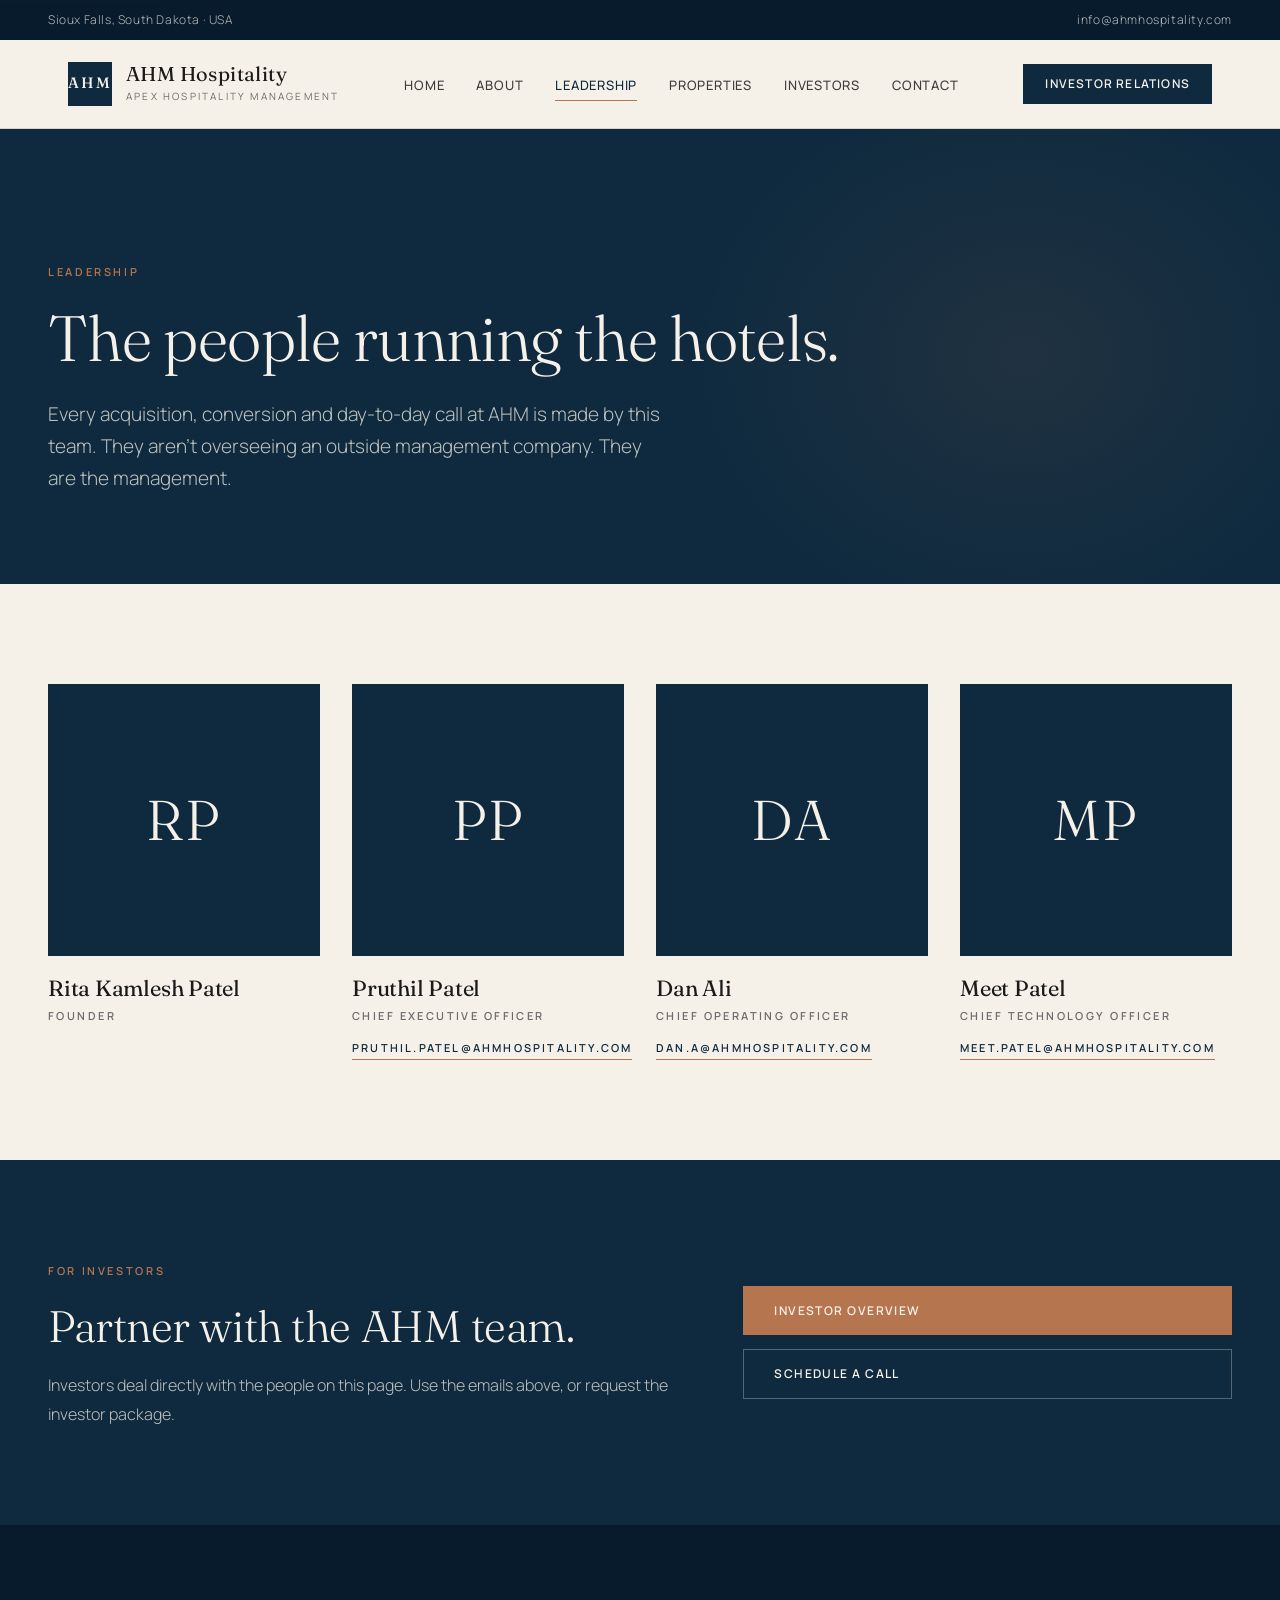
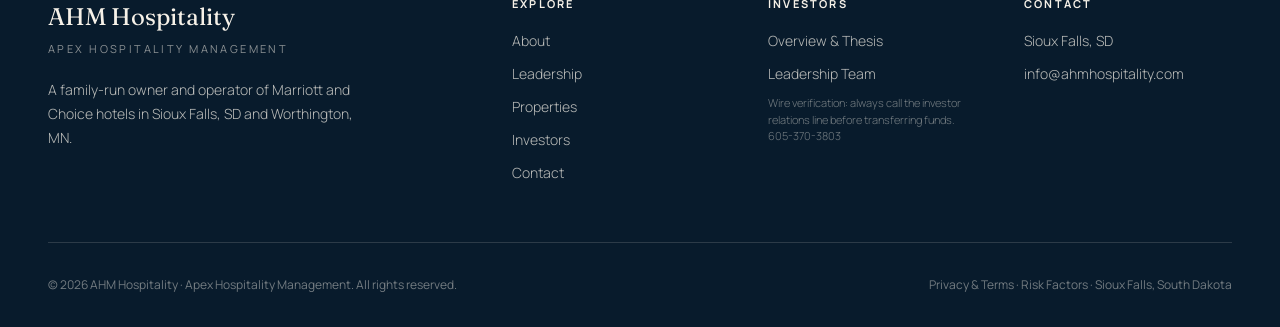
<file: leadership.html>
<!DOCTYPE html>
<html lang="en">
<head>
<meta charset="UTF-8">
<meta name="viewport" content="width=device-width, initial-scale=1.0">
<title>Leadership — AHM Hospitality</title>
<meta name="description" content="The people who run AHM Hospitality: founder Rita Kamlesh Patel and the family leadership team in Sioux Falls, SD.">
<link rel="canonical" href="https://ahmhospitality.com/leadership.html">
<meta property="og:title" content="Leadership — AHM Hospitality">
<meta property="og:description" content="The people who run AHM Hospitality: founder Rita Kamlesh Patel and the family leadership team in Sioux Falls, SD.">
<meta property="og:image" content="https://ahmhospitality.com/photos/towneplace-suites.jpg">
<meta property="og:url" content="https://ahmhospitality.com/leadership.html">
<meta property="og:type" content="website">
<meta property="og:site_name" content="AHM Hospitality">
<meta name="twitter:card" content="summary_large_image">
<link rel="stylesheet" href="styles.css">
</head>
<body>

<a class="skip-link" href="#main">Skip to content</a>

<div class="topbar">
  <span>Sioux Falls, South Dakota · USA</span>
  <a href="mailto:info@ahmhospitality.com">info@ahmhospitality.com</a>
</div>

<nav class="nav">
  <div class="nav-inner">
    <a href="index.html" class="logo">
      <div class="logo-mark">AHM</div>
      <div class="logo-text">
        <div class="brand">AHM Hospitality</div>
        <div class="sub">Apex Hospitality Management</div>
      </div>
    </a>
    <ul class="nav-links">
      <li><a href="index.html">Home</a></li>
      <li><a href="about.html">About</a></li>
      <li><a href="leadership.html" class="active">Leadership</a></li>
      <li><a href="properties.html">Properties</a></li>
      <li><a href="investors.html">Investors</a></li>
            <li><a href="contact.html">Contact</a></li>
    </ul>
    <a href="investors.html" class="nav-cta">Investor Relations</a>
    <button class="nav-toggle" aria-label="Open menu"><span></span><span></span><span></span></button>
  </div>
</nav>

<section class="page-hero" id="main">
  <div class="page-hero-inner">
    <span class="eyebrow">Leadership</span>
    <h1>The people running the hotels.</h1>
    <p class="lead">Every acquisition, conversion and day-to-day call at AHM is made by this team. They aren't overseeing an outside management company. They are the management.</p>
  </div>
</section>

<section>
  <div class="section-inner">
    <div class="leadership-grid">
      <article class="leader">
        <div class="leader-photo monogram" aria-hidden="true">RP</div>
        <h3>Rita Kamlesh Patel</h3>
        <div class="leader-title">Founder</div>
      </article>
      <article class="leader">
        <div class="leader-photo monogram" aria-hidden="true">PP</div>
        <h3>Pruthil Patel</h3>
        <div class="leader-title">Chief Executive Officer</div>
        <div class="leader-contact">
          <a href="mailto:pruthil.patel@ahmhospitality.com">pruthil.patel@ahmhospitality.com</a>
        </div>
      </article>
      <article class="leader">
        <div class="leader-photo monogram" aria-hidden="true">DA</div>
        <h3>Dan Ali</h3>
        <div class="leader-title">Chief Operating Officer</div>
        <div class="leader-contact">
          <a href="mailto:dan.a@ahmhospitality.com">dan.a@ahmhospitality.com</a>
        </div>
      </article>
      <article class="leader">
        <div class="leader-photo monogram" aria-hidden="true">MP</div>
        <h3>Meet Patel</h3>
        <div class="leader-title">Chief Technology Officer</div>
        <div class="leader-contact">
          <a href="mailto:meet.patel@ahmhospitality.com">meet.patel@ahmhospitality.com</a>
        </div>
      </article>
    </div>
  </div>
</section>

<section class="investor-band">
  <div class="investor-inner">
    <div>
      <span class="eyebrow">For Investors</span>
      <h2>Partner with the AHM team.</h2>
      <p>Investors deal directly with the people on this page. Use the emails above, or request the investor package.</p>
    </div>
    <div class="investor-cta">
      <a href="investors.html" class="btn btn-primary">Investor Overview</a>
      <a href="contact.html" class="btn btn-ghost">Schedule a Call</a>
    </div>
  </div>
</section>

<footer>
  <div class="footer-grid">
    <div class="footer-brand">
      <div class="brand-line">AHM Hospitality</div>
      <div class="brand-sub">Apex Hospitality Management</div>
      <p>A family-run owner and operator of Marriott and Choice hotels in Sioux Falls, SD and Worthington, MN.</p>
    </div>
    <div>
      <h4>Explore</h4>
      <ul>
        <li><a href="about.html">About</a></li>
        <li><a href="leadership.html">Leadership</a></li>
        <li><a href="properties.html">Properties</a></li>
        <li><a href="investors.html">Investors</a></li>
        <li><a href="contact.html">Contact</a></li>
      </ul>
    </div>
    <div>
      <h4>Investors</h4>
      <ul>
        <li><a href="investors.html">Overview &amp; Thesis</a></li>
        <li><a href="leadership.html">Leadership Team</a></li>
        <li class="wire-verify">Wire verification: always call the investor relations line before transferring funds. 605-370-3803</li>
      </ul>
    </div>
    <div>
      <h4>Contact</h4>
      <ul>
        <li>Sioux Falls, SD</li>
        <li><a href="mailto:info@ahmhospitality.com">info@ahmhospitality.com</a></li>
      </ul>
    </div>
  </div>
  <div class="footer-bottom">
    <span>© 2026 AHM Hospitality · Apex Hospitality Management. All rights reserved.</span>
    <span><a href="privacy.html">Privacy &amp; Terms</a> · <a href="risk-factors.html">Risk Factors</a> · Sioux Falls, South Dakota</span>
  </div>
</footer>

<script defer src="app.js"></script>

</body>
</html>
</file>
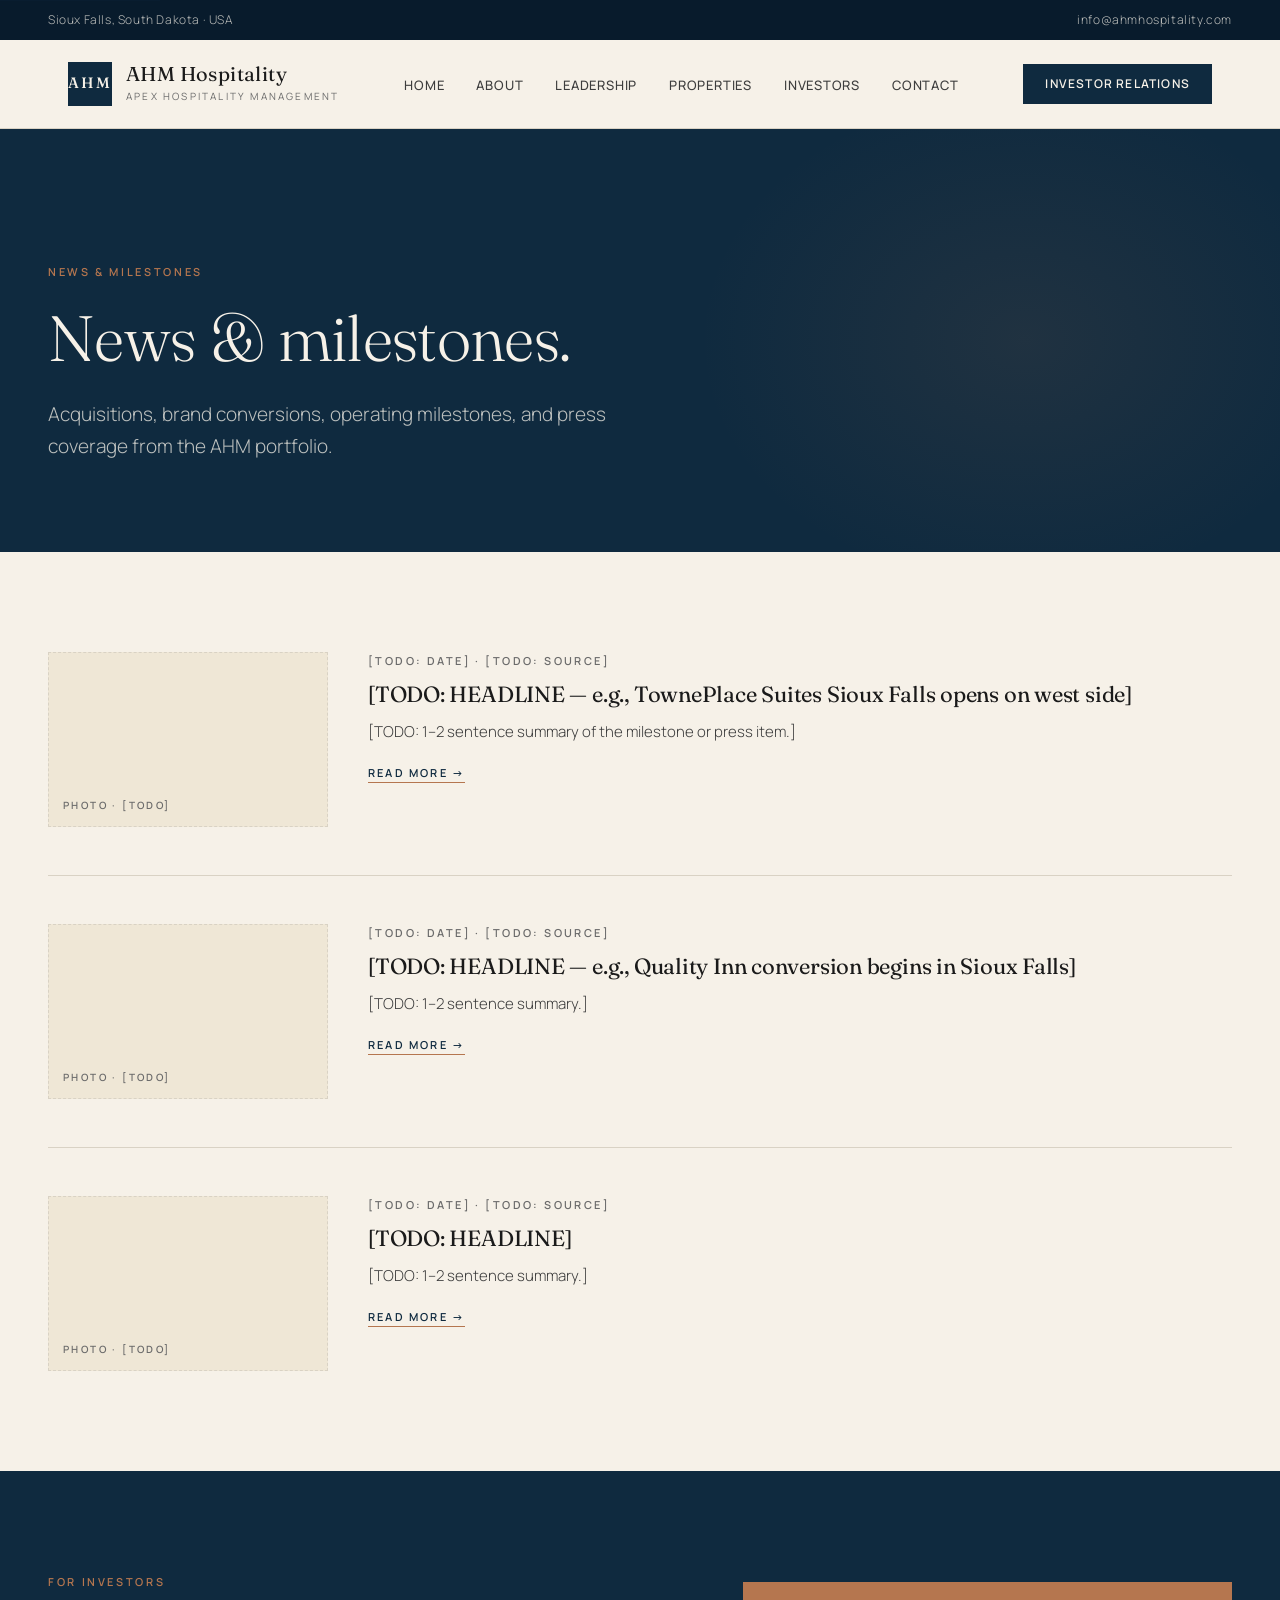
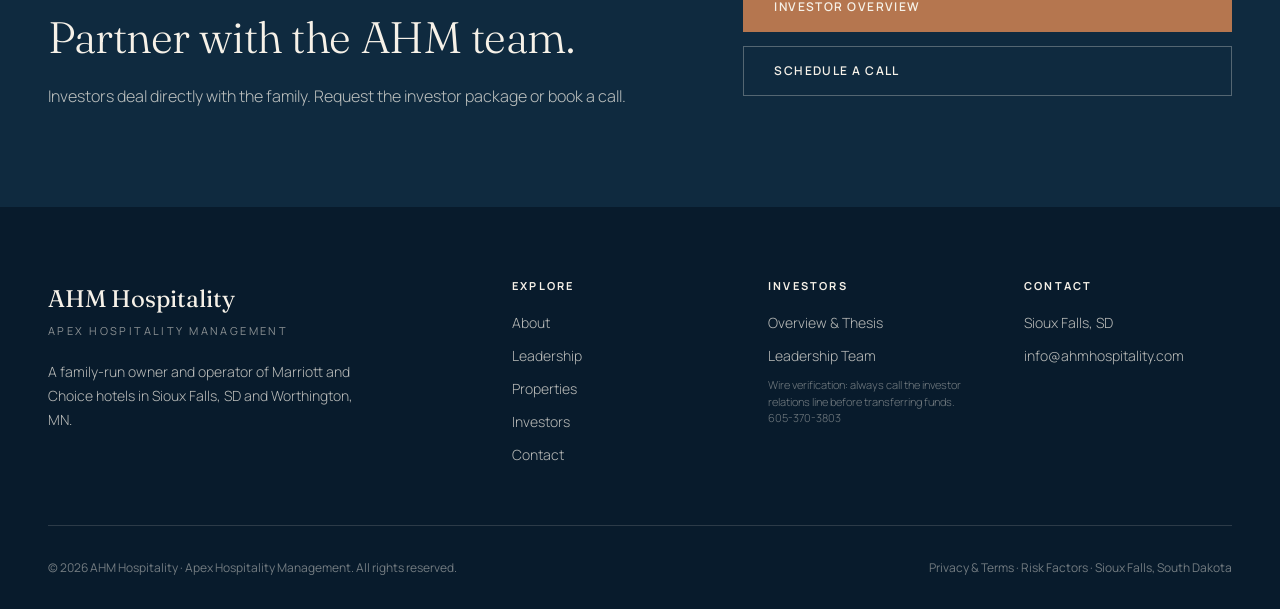
<file: news.html>
<!DOCTYPE html>
<html lang="en">
<head>
<meta charset="UTF-8">
<meta name="viewport" content="width=device-width, initial-scale=1.0">
<title>News — AHM Hospitality</title>
<meta name="description" content="Acquisitions, brand conversions, operating milestones, and press coverage from the AHM Hospitality portfolio.">
<link rel="stylesheet" href="styles.css">
</head>
<body>

<a class="skip-link" href="#main">Skip to content</a>

<div class="topbar">
  <span>Sioux Falls, South Dakota · USA</span>
  <a href="mailto:info@ahmhospitality.com">info@ahmhospitality.com</a>
</div>

<nav class="nav">
  <div class="nav-inner">
    <a href="index.html" class="logo">
      <div class="logo-mark">AHM</div>
      <div class="logo-text">
        <div class="brand">AHM Hospitality</div>
        <div class="sub">Apex Hospitality Management</div>
      </div>
    </a>
    <ul class="nav-links">
      <li><a href="index.html">Home</a></li>
      <li><a href="about.html">About</a></li>
      <li><a href="leadership.html">Leadership</a></li>
      <li><a href="properties.html">Properties</a></li>
      <li><a href="investors.html">Investors</a></li>
            <li><a href="contact.html">Contact</a></li>
    </ul>
    <a href="investors.html" class="nav-cta">Investor Relations</a>
    <button class="nav-toggle" aria-label="Open menu"><span></span><span></span><span></span></button>
  </div>
</nav>

<section class="page-hero" id="main">
  <div class="page-hero-inner">
    <span class="eyebrow">News &amp; Milestones</span>
    <h1>News &amp; milestones.</h1>
    <p class="lead">Acquisitions, brand conversions, operating milestones, and press coverage from the AHM portfolio.</p>
  </div>
</section>

<section>
  <div class="section-inner">
    <div class="news-list">
      <article class="news-item">
        <div class="news-thumb placeholder"><span class="placeholder-label">Photo · [TODO]</span></div>
        <div class="news-body">
          <div class="news-meta">[TODO: DATE] · [TODO: SOURCE]</div>
          <h3>[TODO: HEADLINE — e.g., TownePlace Suites Sioux Falls opens on west side]</h3>
          <p>[TODO: 1–2 sentence summary of the milestone or press item.]</p>
          <a href="[TODO: LINK]" class="news-link">Read more →</a>
        </div>
      </article>
      <article class="news-item">
        <div class="news-thumb placeholder"><span class="placeholder-label">Photo · [TODO]</span></div>
        <div class="news-body">
          <div class="news-meta">[TODO: DATE] · [TODO: SOURCE]</div>
          <h3>[TODO: HEADLINE — e.g., Quality Inn conversion begins in Sioux Falls]</h3>
          <p>[TODO: 1–2 sentence summary.]</p>
          <a href="[TODO: LINK]" class="news-link">Read more →</a>
        </div>
      </article>
      <article class="news-item">
        <div class="news-thumb placeholder"><span class="placeholder-label">Photo · [TODO]</span></div>
        <div class="news-body">
          <div class="news-meta">[TODO: DATE] · [TODO: SOURCE]</div>
          <h3>[TODO: HEADLINE]</h3>
          <p>[TODO: 1–2 sentence summary.]</p>
          <a href="[TODO: LINK]" class="news-link">Read more →</a>
        </div>
      </article>
    </div>
  </div>
</section>

<section class="investor-band">
  <div class="investor-inner">
    <div>
      <span class="eyebrow">For Investors</span>
      <h2>Partner with the AHM team.</h2>
      <p>Investors deal directly with the family. Request the investor package or book a call.</p>
    </div>
    <div class="investor-cta">
      <a href="investors.html" class="btn btn-primary">Investor Overview</a>
      <a href="contact.html" class="btn btn-ghost">Schedule a Call</a>
    </div>
  </div>
</section>

<footer>
  <div class="footer-grid">
    <div class="footer-brand">
      <div class="brand-line">AHM Hospitality</div>
      <div class="brand-sub">Apex Hospitality Management</div>
      <p>A family-run owner and operator of Marriott and Choice hotels in Sioux Falls, SD and Worthington, MN.</p>
    </div>
    <div>
      <h4>Explore</h4>
      <ul>
        <li><a href="about.html">About</a></li>
        <li><a href="leadership.html">Leadership</a></li>
        <li><a href="properties.html">Properties</a></li>
        <li><a href="investors.html">Investors</a></li>
        <li><a href="contact.html">Contact</a></li>
      </ul>
    </div>
    <div>
      <h4>Investors</h4>
      <ul>
        <li><a href="investors.html">Overview &amp; Thesis</a></li>
        <li><a href="leadership.html">Leadership Team</a></li>
        <li class="wire-verify">Wire verification: always call the investor relations line before transferring funds. 605-370-3803</li>
      </ul>
    </div>
    <div>
      <h4>Contact</h4>
      <ul>
        <li>Sioux Falls, SD</li>
        <li><a href="mailto:info@ahmhospitality.com">info@ahmhospitality.com</a></li>
      </ul>
    </div>
  </div>
  <div class="footer-bottom">
    <span>© 2026 AHM Hospitality · Apex Hospitality Management. All rights reserved.</span>
    <span><a href="privacy.html">Privacy &amp; Terms</a> · <a href="risk-factors.html">Risk Factors</a> · Sioux Falls, South Dakota</span>
  </div>
</footer>

<script defer src="app.js"></script>

</body>
</html>
</file>
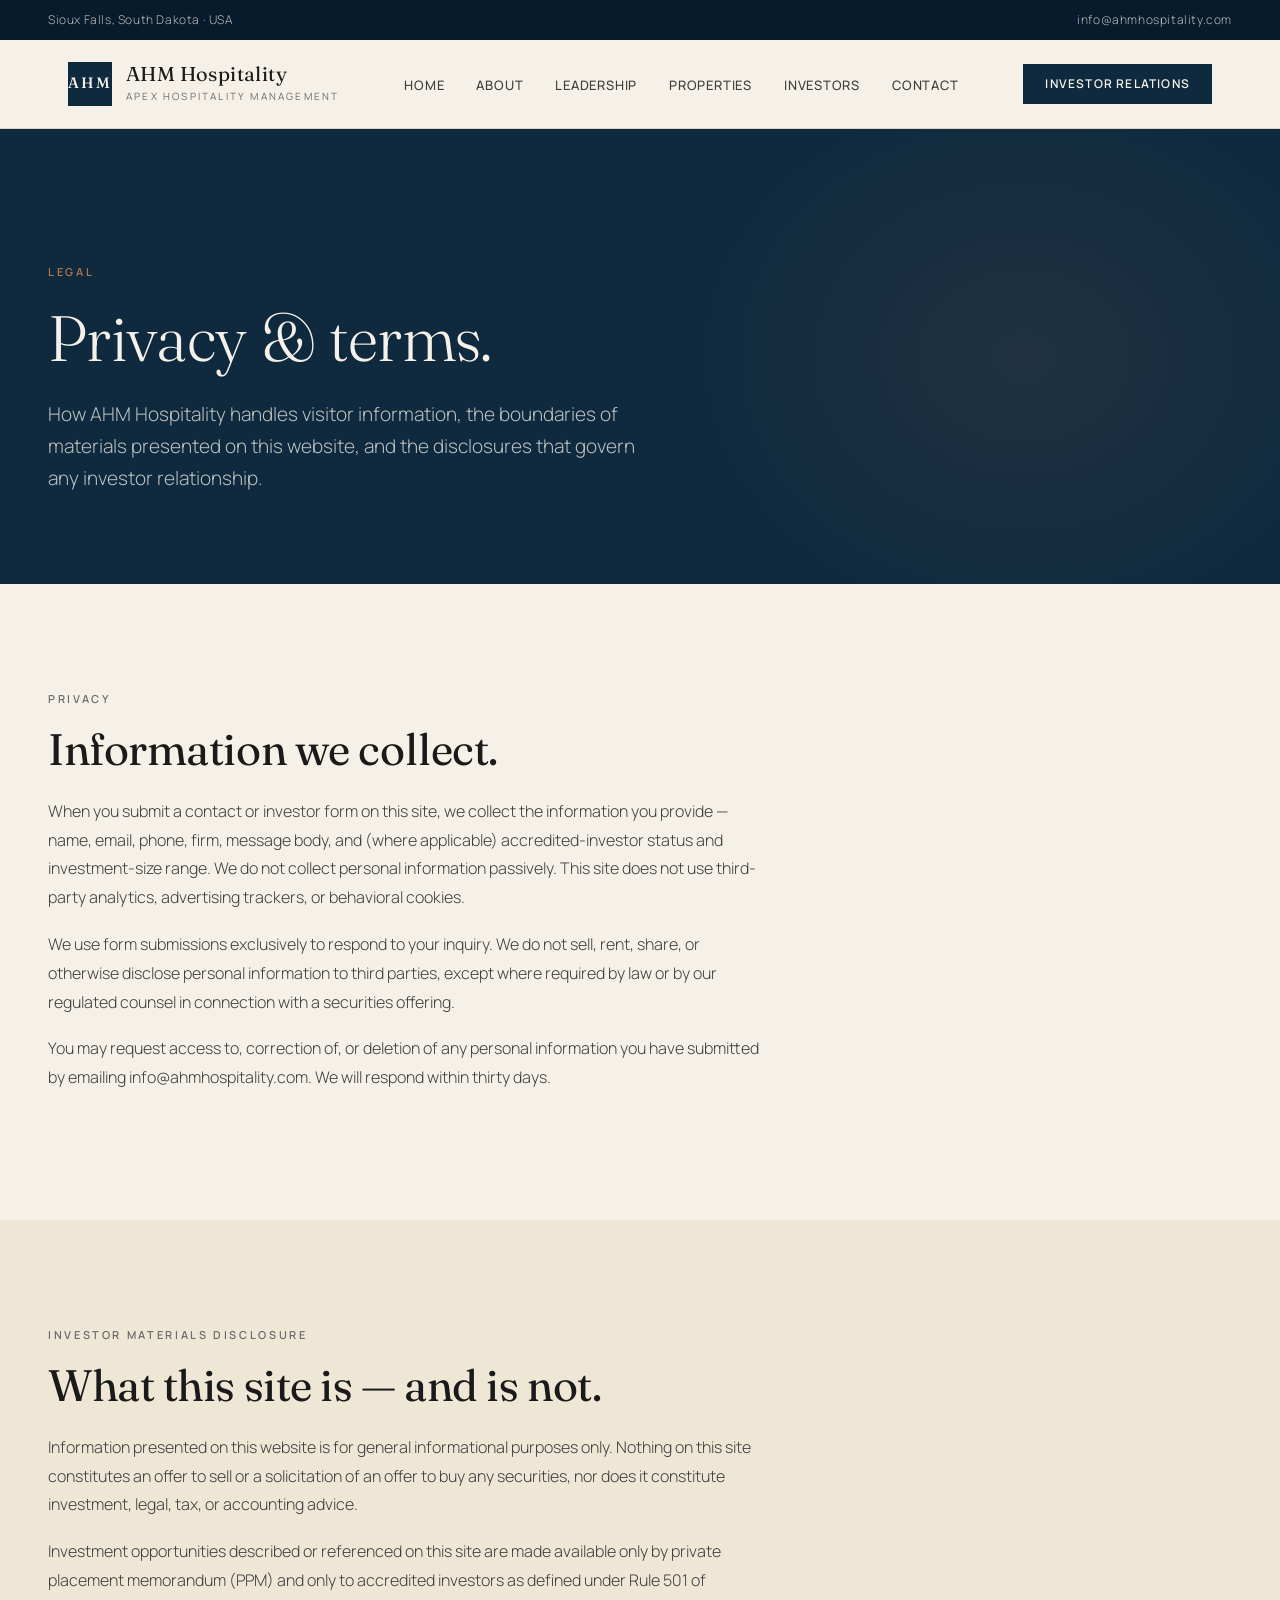
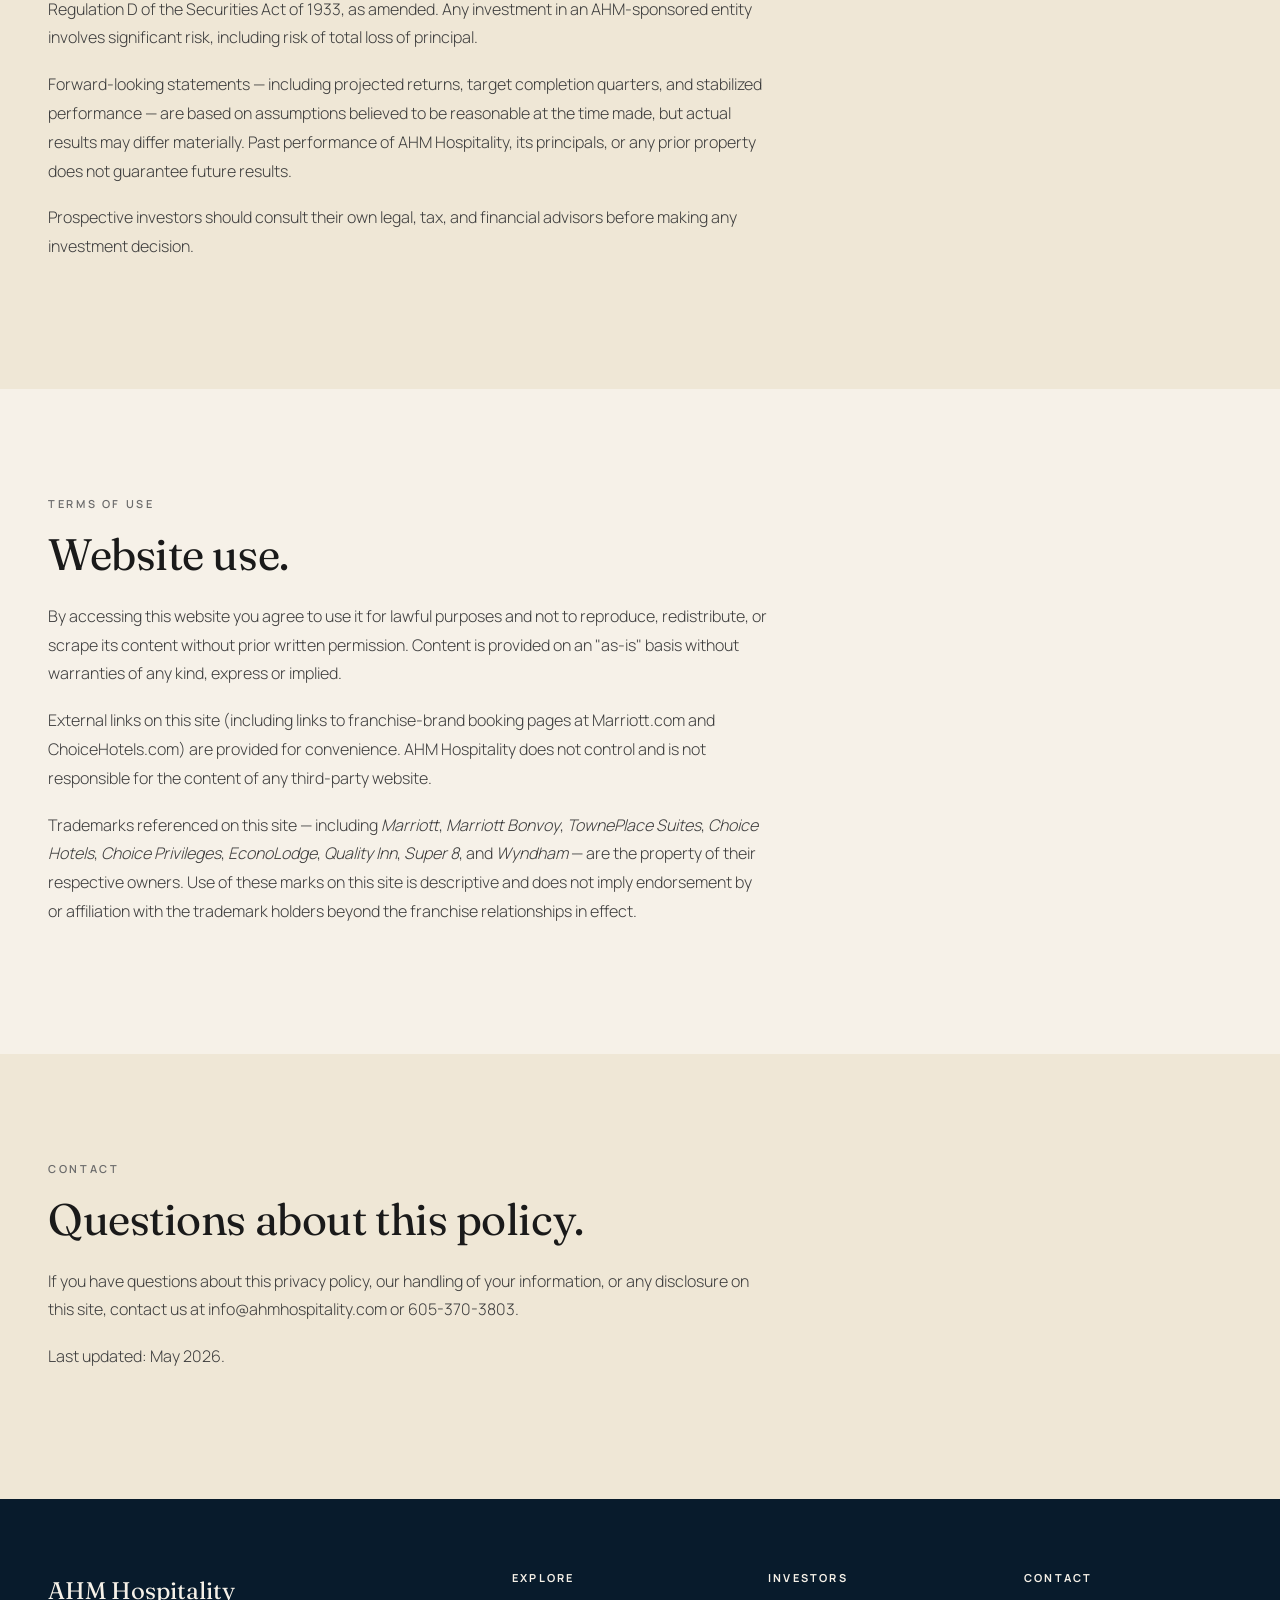
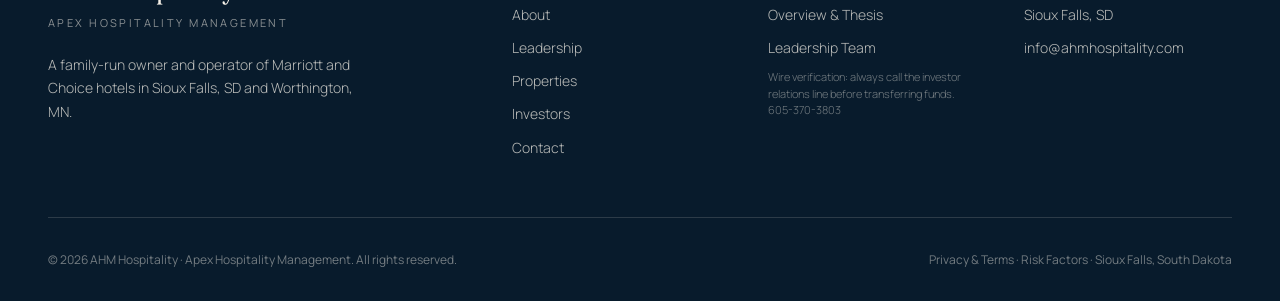
<file: privacy.html>
<!DOCTYPE html>
<html lang="en">
<head>
<meta charset="UTF-8">
<meta name="viewport" content="width=device-width, initial-scale=1.0">
<title>Privacy & Terms — AHM Hospitality</title>
<meta name="description" content="Privacy policy, terms of use, and investor-materials disclosures for AHM Hospitality (Apex Hospitality Management).">
<link rel="canonical" href="https://ahmhospitality.com/privacy.html">
<meta property="og:title" content="Privacy & Terms — AHM Hospitality">
<meta property="og:description" content="Privacy policy, terms of use, and investor-materials disclosures for AHM Hospitality.">
<meta property="og:image" content="https://ahmhospitality.com/photos/towneplace-suites.jpg">
<meta property="og:url" content="https://ahmhospitality.com/privacy.html">
<meta property="og:type" content="website">
<meta property="og:site_name" content="AHM Hospitality">
<meta name="twitter:card" content="summary_large_image">
<link rel="stylesheet" href="styles.css">
</head>
<body>

<a class="skip-link" href="#main">Skip to content</a>

<div class="topbar">
  <span>Sioux Falls, South Dakota · USA</span>
  <a href="mailto:info@ahmhospitality.com">info@ahmhospitality.com</a>
</div>

<nav class="nav">
  <div class="nav-inner">
    <a href="index.html" class="logo">
      <div class="logo-mark">AHM</div>
      <div class="logo-text">
        <div class="brand">AHM Hospitality</div>
        <div class="sub">Apex Hospitality Management</div>
      </div>
    </a>
    <ul class="nav-links">
      <li><a href="index.html">Home</a></li>
      <li><a href="about.html">About</a></li>
      <li><a href="leadership.html">Leadership</a></li>
      <li><a href="properties.html">Properties</a></li>
      <li><a href="investors.html">Investors</a></li>
      <li><a href="contact.html">Contact</a></li>
    </ul>
    <a href="investors.html" class="nav-cta">Investor Relations</a>
    <button class="nav-toggle" aria-label="Open menu"><span></span><span></span><span></span></button>
  </div>
</nav>

<section class="page-hero" id="main">
  <div class="page-hero-inner">
    <span class="eyebrow">Legal</span>
    <h1>Privacy &amp; terms.</h1>
    <p class="lead">How AHM Hospitality handles visitor information, the boundaries of materials presented on this website, and the disclosures that govern any investor relationship.</p>
  </div>
</section>

<section>
  <div class="section-inner section-narrative">
    <span class="eyebrow">Privacy</span>
    <h2>Information we collect.</h2>
    <p>When you submit a contact or investor form on this site, we collect the information you provide — name, email, phone, firm, message body, and (where applicable) accredited-investor status and investment-size range. We do not collect personal information passively. This site does not use third-party analytics, advertising trackers, or behavioral cookies.</p>
    <p>We use form submissions exclusively to respond to your inquiry. We do not sell, rent, share, or otherwise disclose personal information to third parties, except where required by law or by our regulated counsel in connection with a securities offering.</p>
    <p>You may request access to, correction of, or deletion of any personal information you have submitted by emailing <a href="mailto:info@ahmhospitality.com">info@ahmhospitality.com</a>. We will respond within thirty days.</p>
  </div>
</section>

<section class="alt">
  <div class="section-inner section-narrative">
    <span class="eyebrow">Investor Materials Disclosure</span>
    <h2>What this site is — and is not.</h2>
    <p>Information presented on this website is for general informational purposes only. Nothing on this site constitutes an offer to sell or a solicitation of an offer to buy any securities, nor does it constitute investment, legal, tax, or accounting advice.</p>
    <p>Investment opportunities described or referenced on this site are made available only by private placement memorandum (PPM) and only to accredited investors as defined under Rule 501 of Regulation D of the Securities Act of 1933, as amended. Any investment in an AHM-sponsored entity involves significant risk, including risk of total loss of principal.</p>
    <p>Forward-looking statements — including projected returns, target completion quarters, and stabilized performance — are based on assumptions believed to be reasonable at the time made, but actual results may differ materially. Past performance of AHM Hospitality, its principals, or any prior property does not guarantee future results.</p>
    <p>Prospective investors should consult their own legal, tax, and financial advisors before making any investment decision.</p>
  </div>
</section>

<section>
  <div class="section-inner section-narrative">
    <span class="eyebrow">Terms of Use</span>
    <h2>Website use.</h2>
    <p>By accessing this website you agree to use it for lawful purposes and not to reproduce, redistribute, or scrape its content without prior written permission. Content is provided on an "as-is" basis without warranties of any kind, express or implied.</p>
    <p>External links on this site (including links to franchise-brand booking pages at Marriott.com and ChoiceHotels.com) are provided for convenience. AHM Hospitality does not control and is not responsible for the content of any third-party website.</p>
    <p>Trademarks referenced on this site — including <em>Marriott</em>, <em>Marriott Bonvoy</em>, <em>TownePlace Suites</em>, <em>Choice Hotels</em>, <em>Choice Privileges</em>, <em>EconoLodge</em>, <em>Quality Inn</em>, <em>Super 8</em>, and <em>Wyndham</em> — are the property of their respective owners. Use of these marks on this site is descriptive and does not imply endorsement by or affiliation with the trademark holders beyond the franchise relationships in effect.</p>
  </div>
</section>

<section class="alt">
  <div class="section-inner section-narrative">
    <span class="eyebrow">Contact</span>
    <h2>Questions about this policy.</h2>
    <p>If you have questions about this privacy policy, our handling of your information, or any disclosure on this site, contact us at <a href="mailto:info@ahmhospitality.com">info@ahmhospitality.com</a> or 605-370-3803.</p>
    <p class="body-note">Last updated: May 2026.</p>
  </div>
</section>

<footer>
  <div class="footer-grid">
    <div class="footer-brand">
      <div class="brand-line">AHM Hospitality</div>
      <div class="brand-sub">Apex Hospitality Management</div>
      <p>A family-run owner and operator of Marriott and Choice hotels in Sioux Falls, SD and Worthington, MN.</p>
    </div>
    <div>
      <h4>Explore</h4>
      <ul>
        <li><a href="about.html">About</a></li>
        <li><a href="leadership.html">Leadership</a></li>
        <li><a href="properties.html">Properties</a></li>
        <li><a href="investors.html">Investors</a></li>
        <li><a href="contact.html">Contact</a></li>
      </ul>
    </div>
    <div>
      <h4>Investors</h4>
      <ul>
        <li><a href="investors.html">Overview &amp; Thesis</a></li>
        <li><a href="leadership.html">Leadership Team</a></li>
        <li class="wire-verify">Wire verification: always call the investor relations line before transferring funds. 605-370-3803</li>
      </ul>
    </div>
    <div>
      <h4>Contact</h4>
      <ul>
        <li>Sioux Falls, SD</li>
        <li><a href="mailto:info@ahmhospitality.com">info@ahmhospitality.com</a></li>
      </ul>
    </div>
  </div>
  <div class="footer-bottom">
    <span>© 2026 AHM Hospitality · Apex Hospitality Management. All rights reserved.</span>
    <span><a href="privacy.html">Privacy &amp; Terms</a> · <a href="risk-factors.html">Risk Factors</a> · Sioux Falls, South Dakota</span>
  </div>
</footer>

<script defer src="app.js"></script>

</body>
</html>
</file>
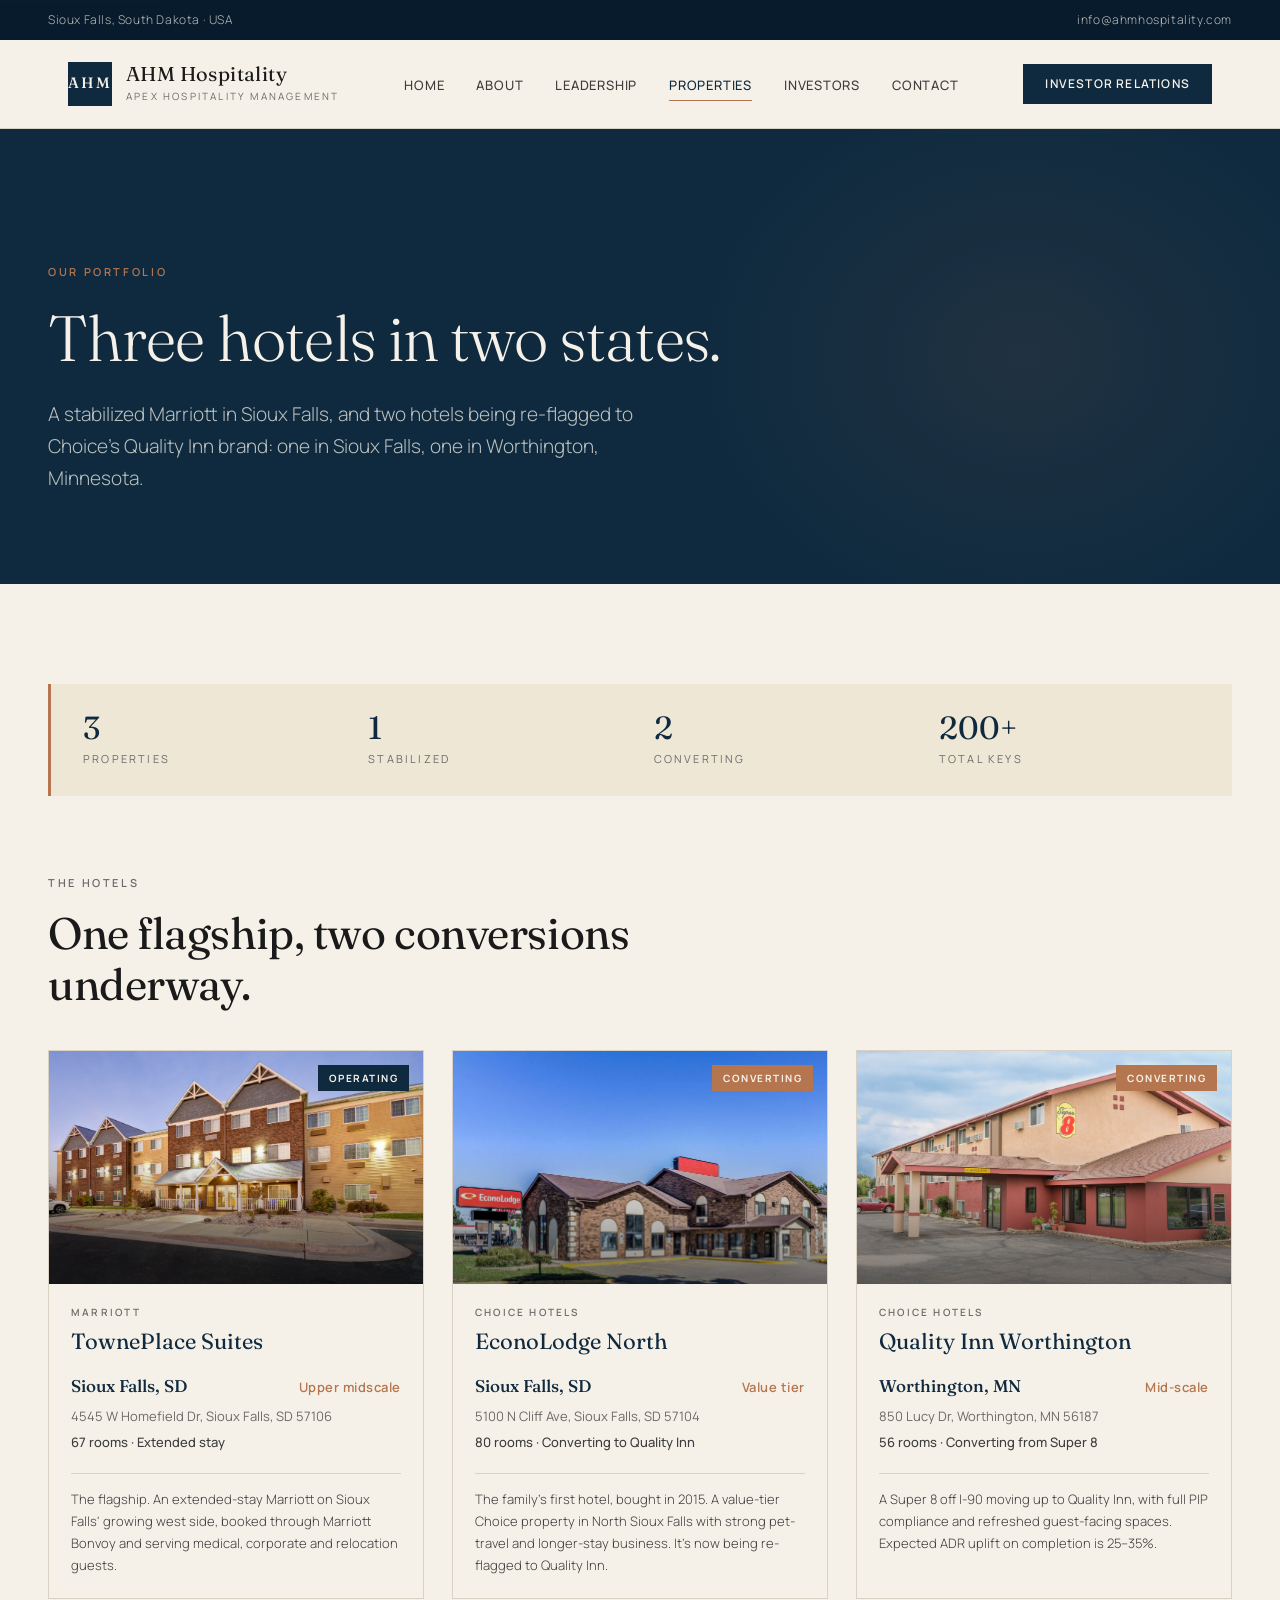
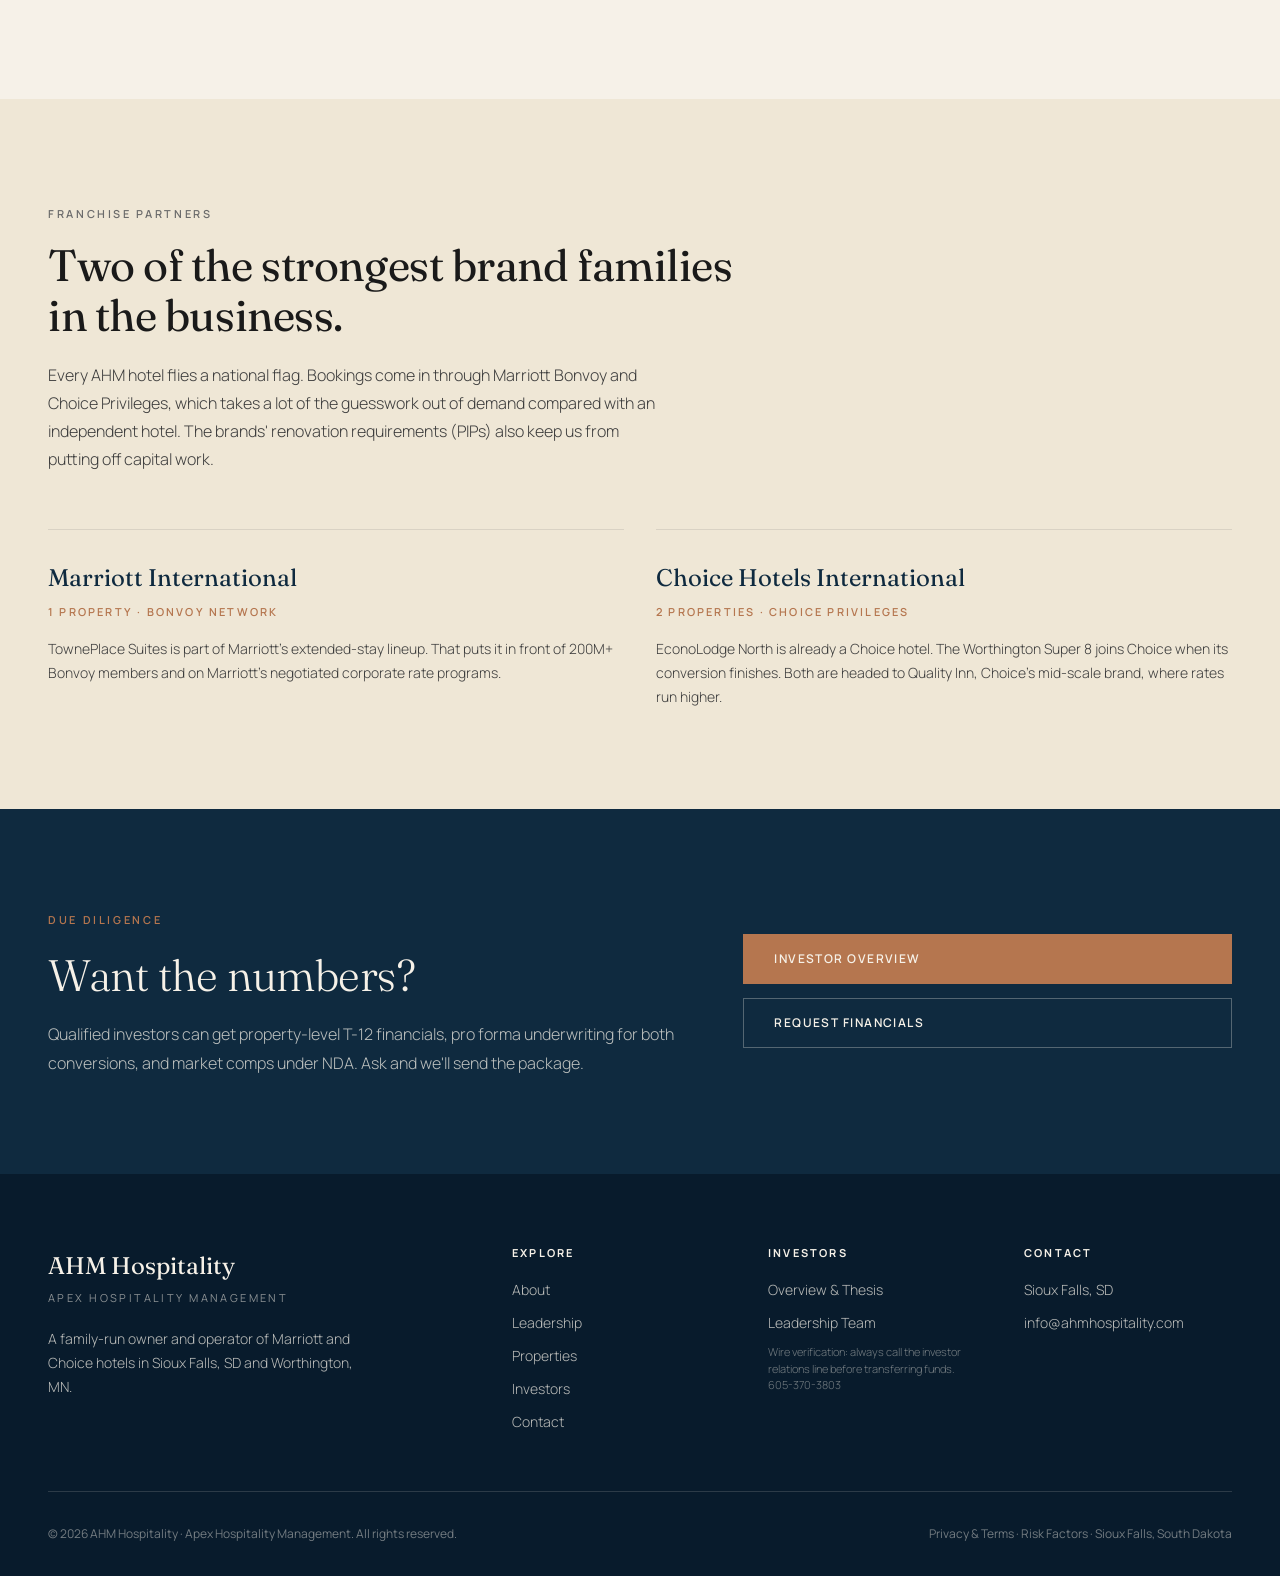
<file: properties.html>
<!DOCTYPE html>
<html lang="en">
<head>
<meta charset="UTF-8">
<meta name="viewport" content="width=device-width, initial-scale=1.0">
<title>Properties — AHM Hospitality</title>
<meta name="description" content="Three AHM hotels in Sioux Falls, SD and Worthington, MN: a TownePlace Suites by Marriott and two Choice hotels converting to Quality Inn.">
<link rel="canonical" href="https://ahmhospitality.com/properties.html">
<meta property="og:title" content="Properties — AHM Hospitality">
<meta property="og:description" content="Three AHM hotels in Sioux Falls, SD and Worthington, MN: a TownePlace Suites by Marriott and two Choice hotels converting to Quality Inn.">
<meta property="og:image" content="https://ahmhospitality.com/photos/towneplace-suites.jpg">
<meta property="og:url" content="https://ahmhospitality.com/properties.html">
<meta property="og:type" content="website">
<meta property="og:site_name" content="AHM Hospitality">
<meta name="twitter:card" content="summary_large_image">
<link rel="stylesheet" href="styles.css">
</head>
<body>

<a class="skip-link" href="#main">Skip to content</a>

<div class="topbar">
  <span>Sioux Falls, South Dakota · USA</span>
  <a href="mailto:info@ahmhospitality.com">info@ahmhospitality.com</a>
</div>

<nav class="nav">
  <div class="nav-inner">
    <a href="index.html" class="logo">
      <div class="logo-mark">AHM</div>
      <div class="logo-text">
        <div class="brand">AHM Hospitality</div>
        <div class="sub">Apex Hospitality Management</div>
      </div>
    </a>
    <ul class="nav-links">
      <li><a href="index.html">Home</a></li>
      <li><a href="about.html">About</a></li>
      <li><a href="leadership.html">Leadership</a></li>
      <li><a href="properties.html" class="active">Properties</a></li>
      <li><a href="investors.html">Investors</a></li>
      <li><a href="contact.html">Contact</a></li>
    </ul>
    <a href="investors.html" class="nav-cta">Investor Relations</a>
    <button class="nav-toggle" aria-label="Open menu"><span></span><span></span><span></span></button>
  </div>
</nav>

<section class="page-hero" id="main">
  <div class="page-hero-inner">
    <span class="eyebrow">Our Portfolio</span>
    <h1>Three hotels in two states.</h1>
    <p class="lead">A stabilized Marriott in Sioux Falls, and two hotels being re-flagged to Choice's Quality Inn brand: one in Sioux Falls, one in Worthington, Minnesota.</p>
  </div>
</section>

<section>
  <div class="section-inner">

    <div class="portfolio-stats">
      <div class="portfolio-stat"><div class="stat-num">3</div><div class="stat-label">Properties</div></div>
      <div class="portfolio-stat"><div class="stat-num">1</div><div class="stat-label">Stabilized</div></div>
      <div class="portfolio-stat"><div class="stat-num">2</div><div class="stat-label">Converting</div></div>
      <div class="portfolio-stat"><div class="stat-num">200+</div><div class="stat-label">Total Keys</div></div>
    </div>

    <div class="section-head tight">
      <span class="eyebrow">The Hotels</span>
      <h2>One flagship, two conversions underway.</h2>
    </div>

    <div class="property-grid detailed">

      <a href="properties/towneplace-suites.html" class="property-card-link">
        <article class="property-card">
          <div class="prop-img photo-ready" style="background-image: url('photos/towneplace-suites.jpg');">
            <span class="prop-badge">Operating</span>
          </div>
          <div class="prop-meta">
            <div class="prop-flag-brand">Marriott</div>
            <div class="prop-name">TownePlace Suites</div>
            <div class="prop-loc">
              <span class="city">Sioux Falls, SD</span>
              <span class="adr">Upper midscale</span>
            </div>
            <div class="prop-addr">4545 W Homefield Dr, Sioux Falls, SD 57106</div>
            <div class="prop-rooms">67 rooms · Extended stay</div>
            <p class="prop-summary">The flagship. An extended-stay Marriott on Sioux Falls' growing west side, booked through Marriott Bonvoy and serving medical, corporate and relocation guests.</p>
          </div>
        </article>
      </a>

      <a href="properties/econolodge-north.html" class="property-card-link">
        <article class="property-card">
          <div class="prop-img photo-ready" style="background-image: url('photos/econolodge-north.jpg');">
            <span class="prop-badge converting">Converting</span>
          </div>
          <div class="prop-meta">
            <div class="prop-flag-brand">Choice Hotels</div>
            <div class="prop-name">EconoLodge North</div>
            <div class="prop-loc">
              <span class="city">Sioux Falls, SD</span>
              <span class="adr">Value tier</span>
            </div>
            <div class="prop-addr">5100 N Cliff Ave, Sioux Falls, SD 57104</div>
            <div class="prop-rooms">80 rooms · Converting to Quality Inn</div>
            <p class="prop-summary">The family's first hotel, bought in 2015. A value-tier Choice property in North Sioux Falls with strong pet-travel and longer-stay business. It's now being re-flagged to Quality Inn.</p>
          </div>
        </article>
      </a>

      <a href="properties/quality-inn-worthington.html" class="property-card-link">
        <article class="property-card">
          <div class="prop-img photo-ready" style="background-image: url('photos/quality-inn-worthington.jpg');">
            <span class="prop-badge converting">Converting</span>
          </div>
          <div class="prop-meta">
            <div class="prop-flag-brand">Choice Hotels</div>
            <div class="prop-name">Quality Inn Worthington</div>
            <div class="prop-loc">
              <span class="city">Worthington, MN</span>
              <span class="adr">Mid-scale</span>
            </div>
            <div class="prop-addr">850 Lucy Dr, Worthington, MN 56187</div>
            <div class="prop-rooms">56 rooms · Converting from Super 8</div>
            <p class="prop-summary">A Super 8 off I-90 moving up to Quality Inn, with full PIP compliance and refreshed guest-facing spaces. Expected ADR uplift on completion is 25–35%.</p>
          </div>
        </article>
      </a>

    </div>
  </div>
</section>

<section class="alt">
  <div class="section-inner">
    <div class="section-head">
      <span class="eyebrow">Franchise Partners</span>
      <h2>Two of the strongest brand families in the business.</h2>
      <p>Every AHM hotel flies a national flag. Bookings come in through Marriott Bonvoy and Choice Privileges, which takes a lot of the guesswork out of demand compared with an independent hotel. The brands' renovation requirements (PIPs) also keep us from putting off capital work.</p>
    </div>
    <div class="brand-grid">
      <div class="brand-block">
        <div class="brand-name">Marriott International</div>
        <div class="brand-meta">1 Property · Bonvoy Network</div>
        <p class="body-note">TownePlace Suites is part of Marriott's extended-stay lineup. That puts it in front of 200M+ Bonvoy members and on Marriott's negotiated corporate rate programs.</p>
      </div>
      <div class="brand-block">
        <div class="brand-name">Choice Hotels International</div>
        <div class="brand-meta">2 Properties · Choice Privileges</div>
        <p class="body-note">EconoLodge North is already a Choice hotel. The Worthington Super 8 joins Choice when its conversion finishes. Both are headed to Quality Inn, Choice's mid-scale brand, where rates run higher.</p>
      </div>
    </div>
  </div>
</section>

<section class="investor-band">
  <div class="investor-inner">
    <div>
      <span class="eyebrow">Due diligence</span>
      <h2>Want the numbers?</h2>
      <p>Qualified investors can get property-level T-12 financials, pro forma underwriting for both conversions, and market comps under NDA. Ask and we'll send the package.</p>
    </div>
    <div class="investor-cta">
      <a href="investors.html" class="btn btn-primary">Investor Overview</a>
      <a href="contact.html" class="btn btn-ghost">Request Financials</a>
    </div>
  </div>
</section>

<footer>
  <div class="footer-grid">
    <div class="footer-brand">
      <div class="brand-line">AHM Hospitality</div>
      <div class="brand-sub">Apex Hospitality Management</div>
      <p>A family-run owner and operator of Marriott and Choice hotels in Sioux Falls, SD and Worthington, MN.</p>
    </div>
    <div>
      <h4>Explore</h4>
      <ul>
        <li><a href="about.html">About</a></li>
        <li><a href="leadership.html">Leadership</a></li>
        <li><a href="properties.html">Properties</a></li>
        <li><a href="investors.html">Investors</a></li>
        <li><a href="contact.html">Contact</a></li>
      </ul>
    </div>
    <div>
      <h4>Investors</h4>
      <ul>
        <li><a href="investors.html">Overview &amp; Thesis</a></li>
        <li><a href="leadership.html">Leadership Team</a></li>
        <li class="wire-verify">Wire verification: always call the investor relations line before transferring funds. 605-370-3803</li>
      </ul>
    </div>
    <div>
      <h4>Contact</h4>
      <ul>
        <li>Sioux Falls, SD</li>
        <li><a href="mailto:info@ahmhospitality.com">info@ahmhospitality.com</a></li>
      </ul>
    </div>
  </div>
  <div class="footer-bottom">
    <span>© 2026 AHM Hospitality · Apex Hospitality Management. All rights reserved.</span>
    <span><a href="privacy.html">Privacy &amp; Terms</a> · <a href="risk-factors.html">Risk Factors</a> · Sioux Falls, South Dakota</span>
  </div>
</footer>

<script defer src="app.js"></script>

</body>
</html>
</file>
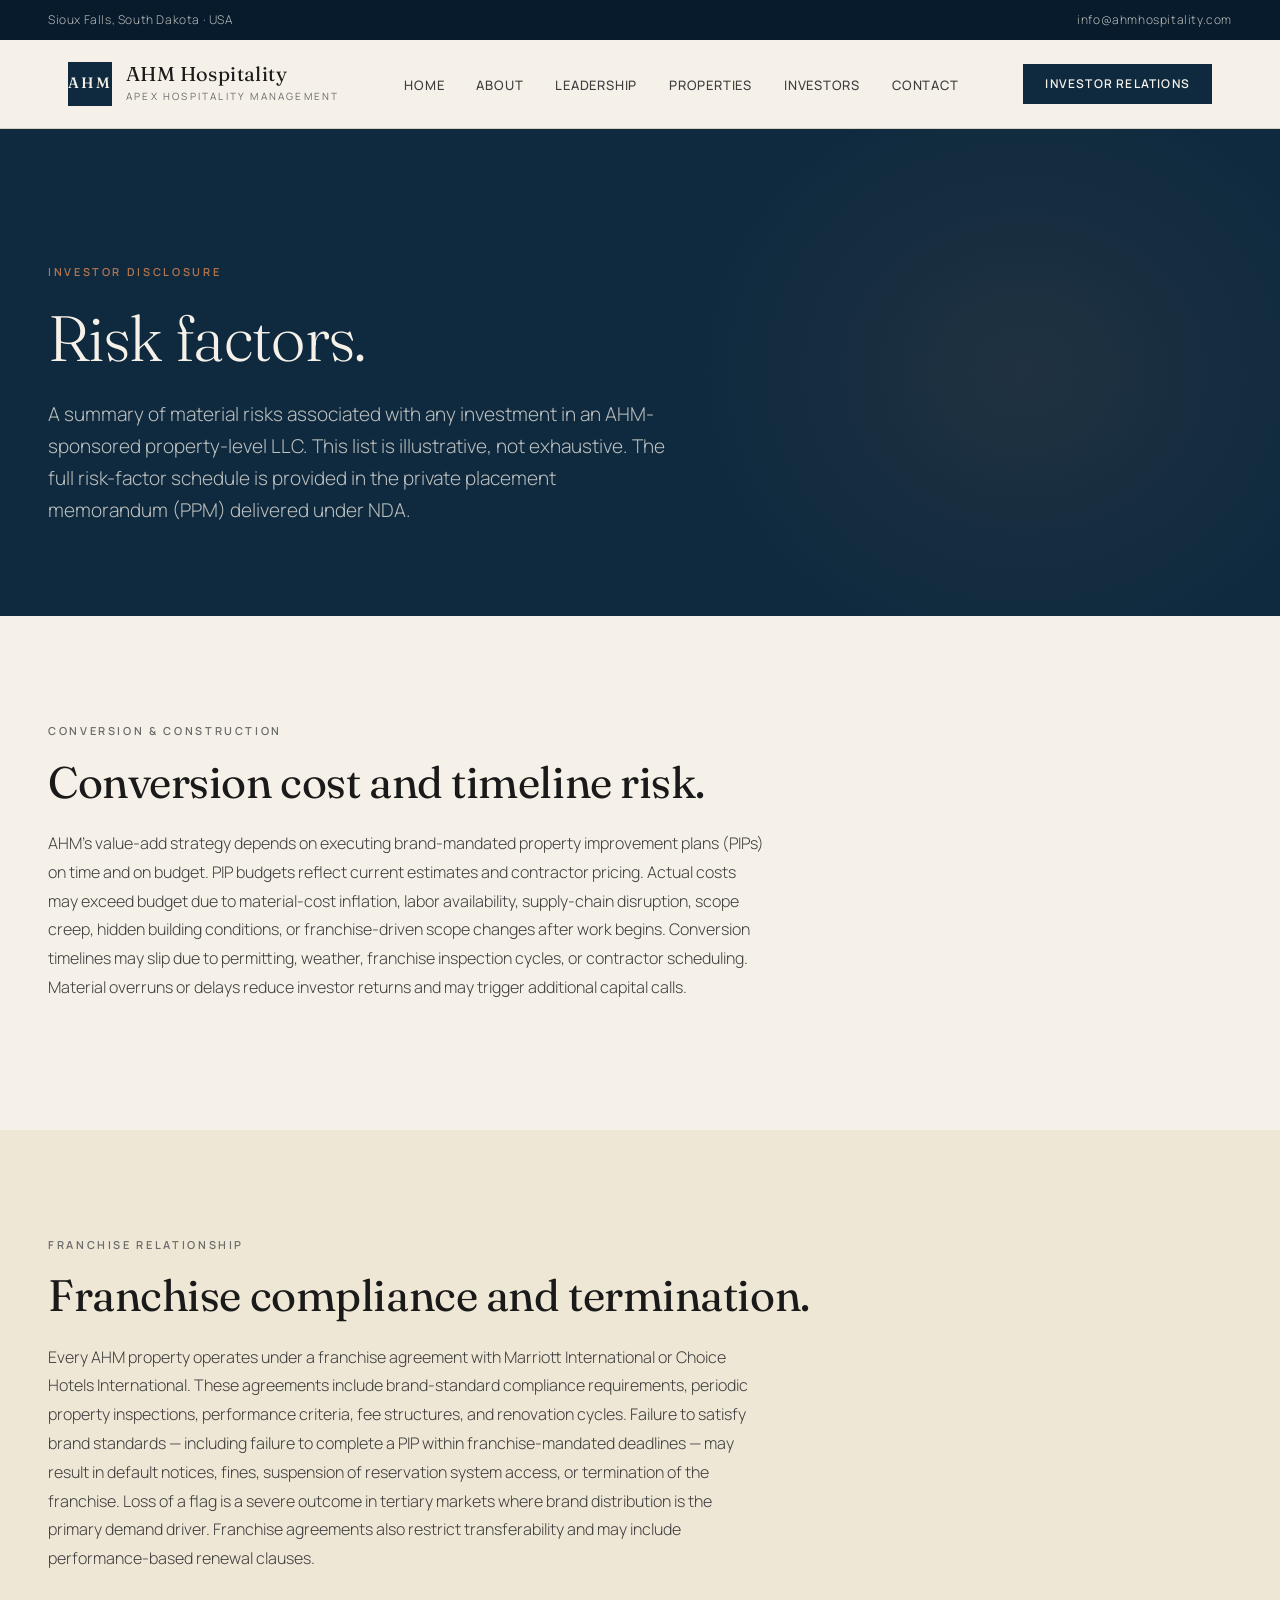
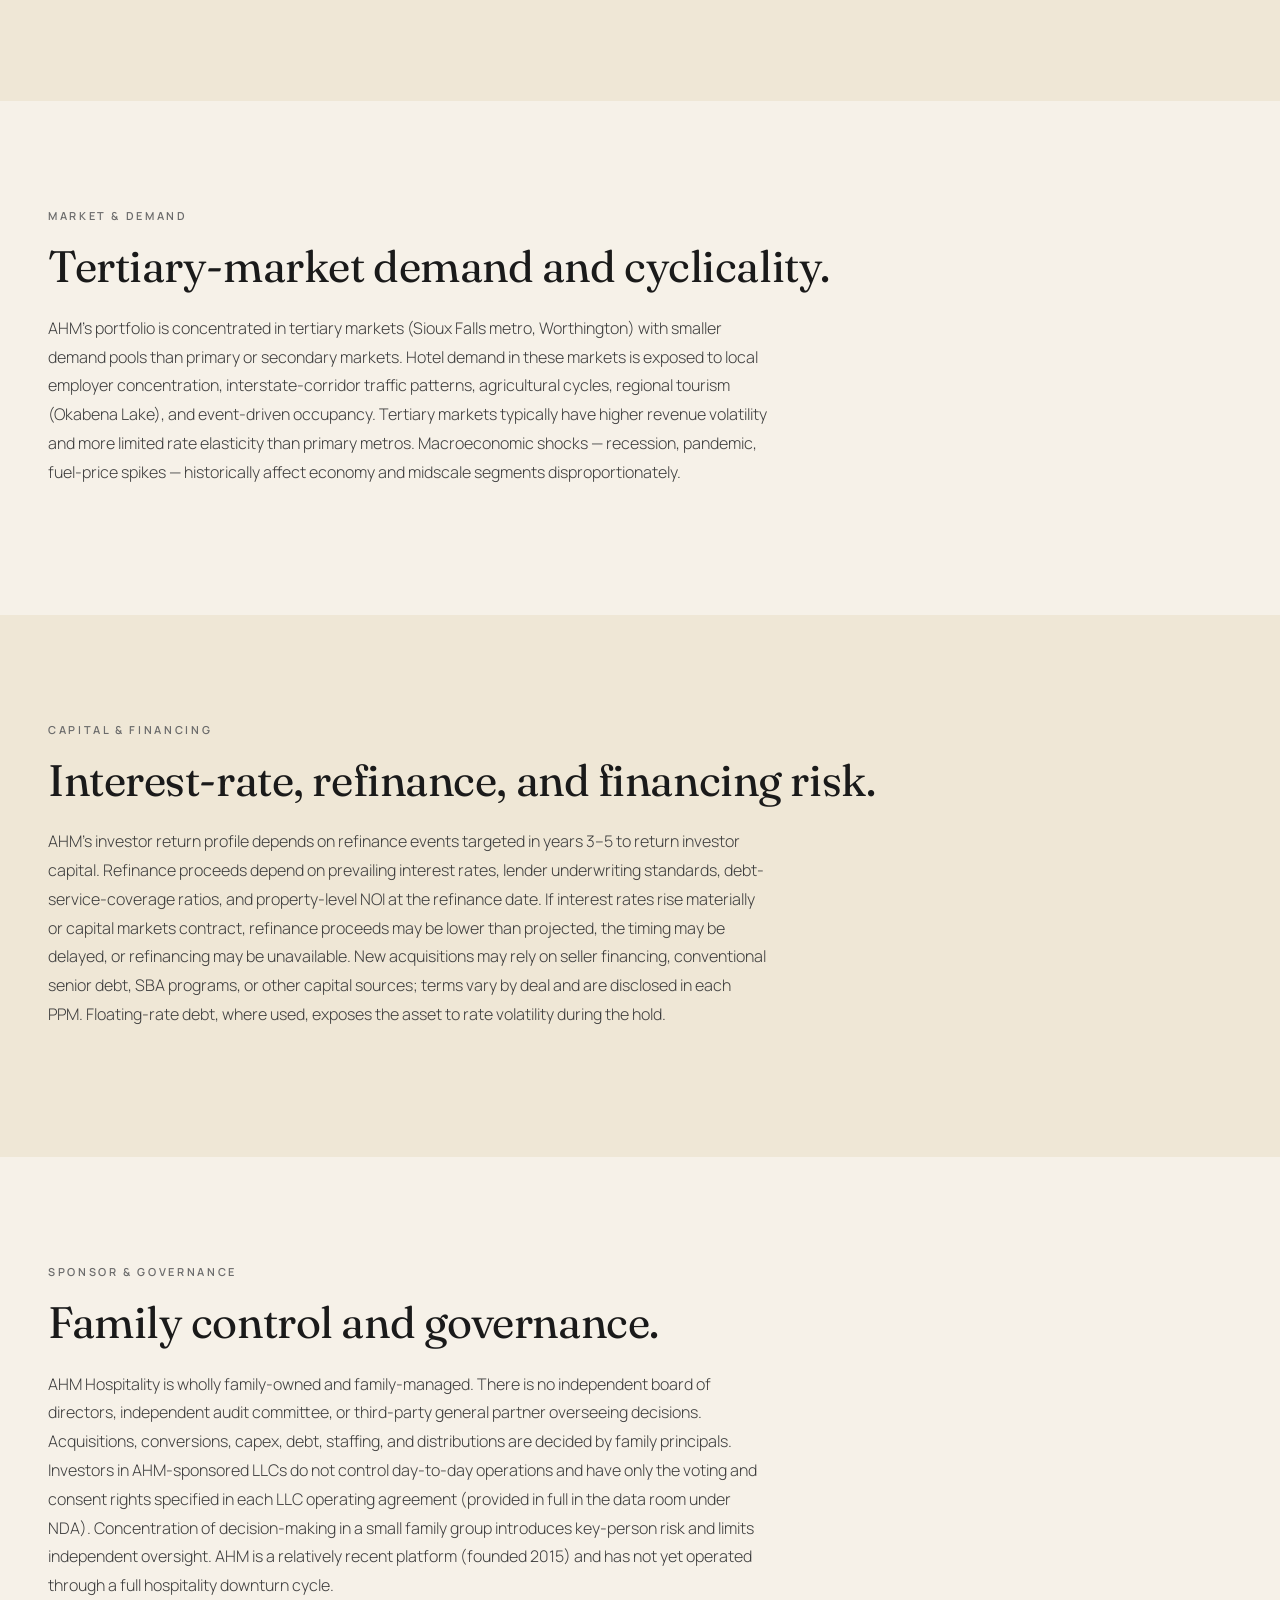
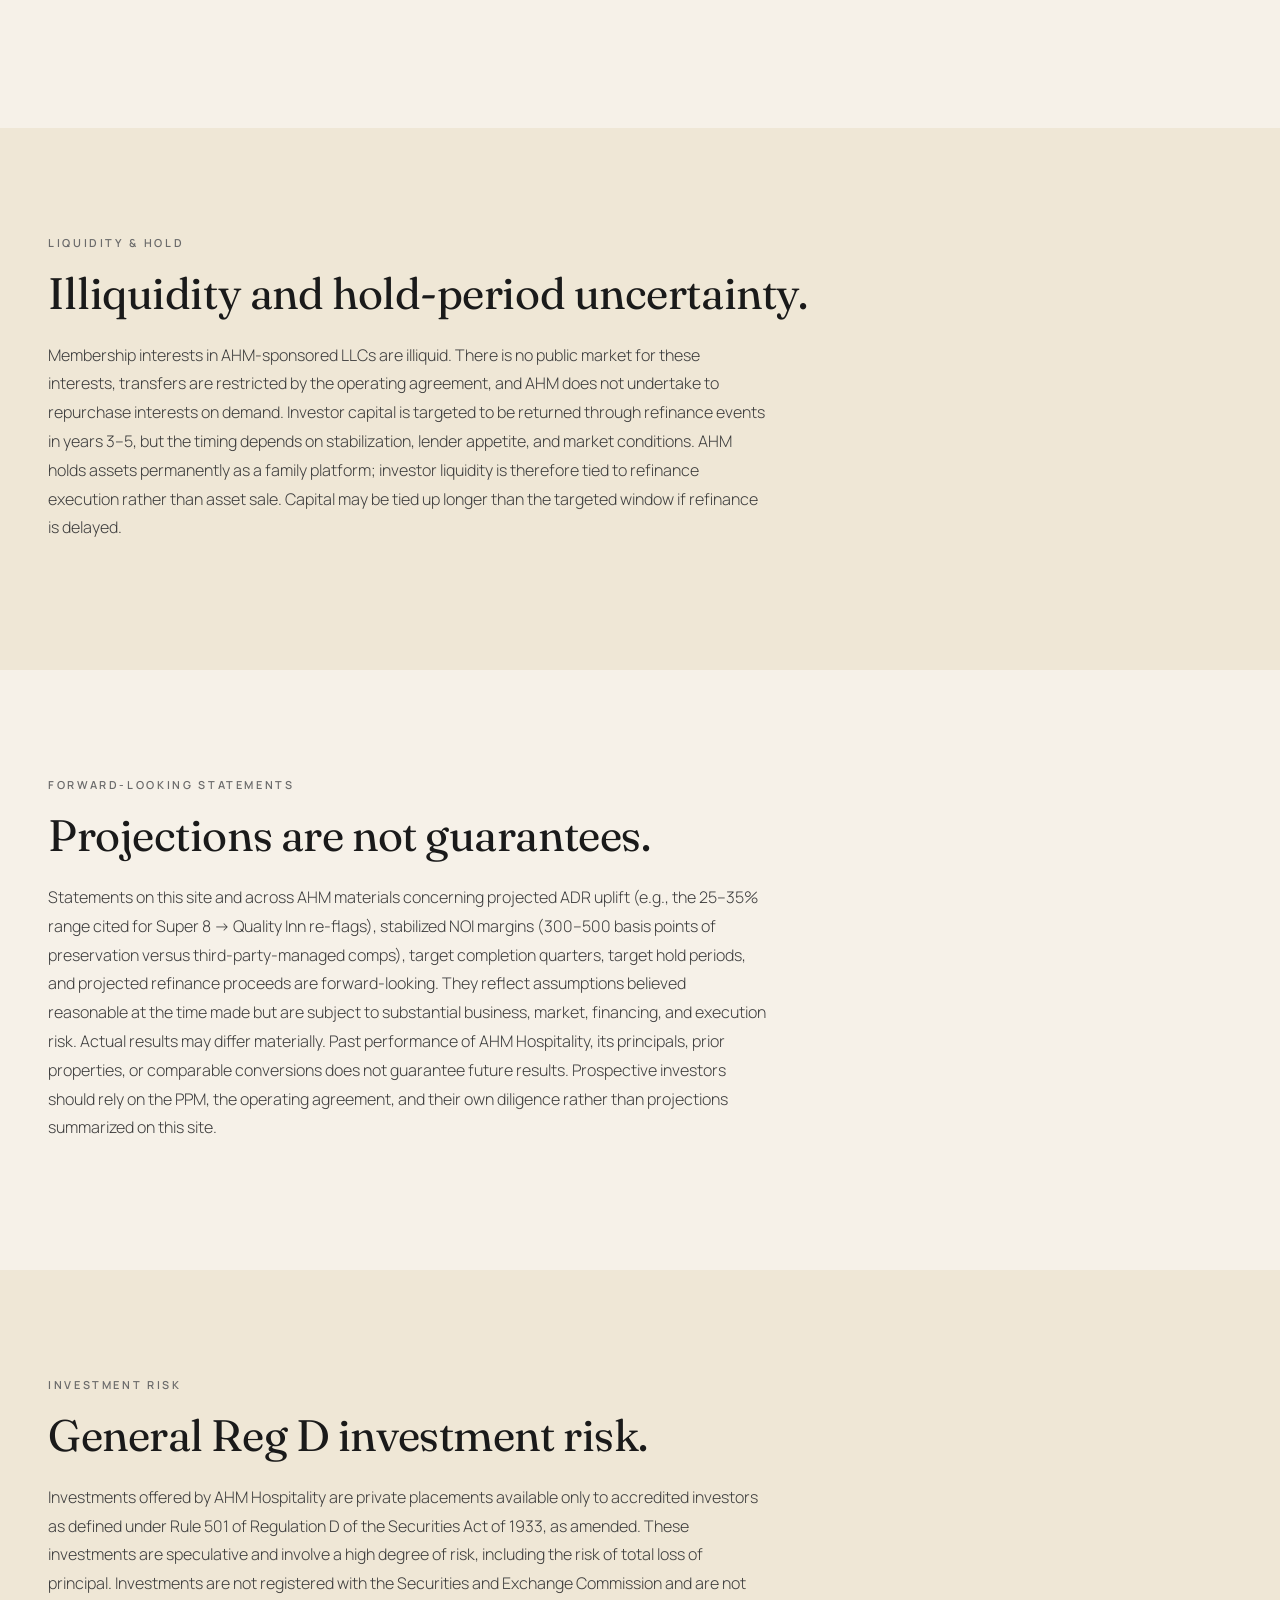
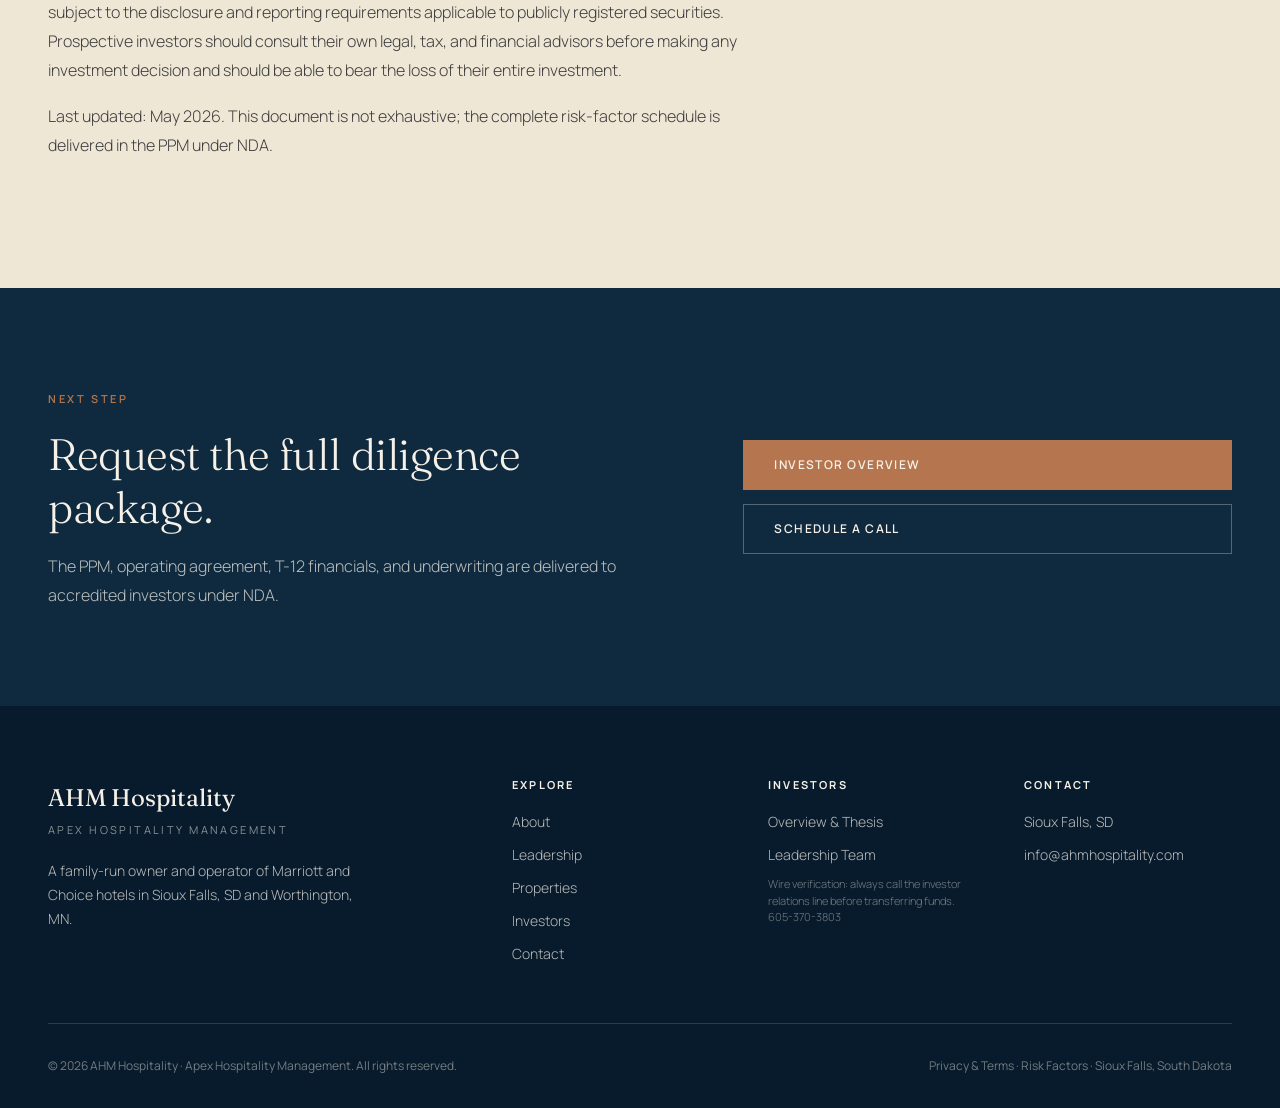
<file: risk-factors.html>
<!DOCTYPE html>
<html lang="en">
<head>
<meta charset="UTF-8">
<meta name="viewport" content="width=device-width, initial-scale=1.0">
<title>Risk Factors — AHM Hospitality</title>
<meta name="description" content="Material risks associated with investments in AHM Hospitality (Apex Hospitality Management) property-level LLCs.">
<link rel="canonical" href="https://ahmhospitality.com/risk-factors.html">
<meta property="og:title" content="Risk Factors — AHM Hospitality">
<meta property="og:description" content="Material risks associated with investments in AHM Hospitality property-level LLCs.">
<meta property="og:image" content="https://ahmhospitality.com/photos/towneplace-suites.jpg">
<meta property="og:url" content="https://ahmhospitality.com/risk-factors.html">
<meta property="og:type" content="website">
<meta property="og:site_name" content="AHM Hospitality">
<meta name="twitter:card" content="summary_large_image">
<link rel="stylesheet" href="styles.css">
</head>
<body>

<a class="skip-link" href="#main">Skip to content</a>

<div class="topbar">
  <span>Sioux Falls, South Dakota · USA</span>
  <a href="mailto:info@ahmhospitality.com">info@ahmhospitality.com</a>
</div>

<nav class="nav">
  <div class="nav-inner">
    <a href="index.html" class="logo">
      <div class="logo-mark">AHM</div>
      <div class="logo-text">
        <div class="brand">AHM Hospitality</div>
        <div class="sub">Apex Hospitality Management</div>
      </div>
    </a>
    <ul class="nav-links">
      <li><a href="index.html">Home</a></li>
      <li><a href="about.html">About</a></li>
      <li><a href="leadership.html">Leadership</a></li>
      <li><a href="properties.html">Properties</a></li>
      <li><a href="investors.html">Investors</a></li>
      <li><a href="contact.html">Contact</a></li>
    </ul>
    <a href="investors.html" class="nav-cta">Investor Relations</a>
    <button class="nav-toggle" aria-label="Open menu"><span></span><span></span><span></span></button>
  </div>
</nav>

<section class="page-hero" id="main">
  <div class="page-hero-inner">
    <span class="eyebrow">Investor Disclosure</span>
    <h1>Risk factors.</h1>
    <p class="lead">A summary of material risks associated with any investment in an AHM-sponsored property-level LLC. This list is illustrative, not exhaustive. The full risk-factor schedule is provided in the private placement memorandum (PPM) delivered under NDA.</p>
  </div>
</section>

<section>
  <div class="section-inner section-narrative">
    <span class="eyebrow">Conversion &amp; Construction</span>
    <h2>Conversion cost and timeline risk.</h2>
    <p>AHM's value-add strategy depends on executing brand-mandated property improvement plans (PIPs) on time and on budget. PIP budgets reflect current estimates and contractor pricing. Actual costs may exceed budget due to material-cost inflation, labor availability, supply-chain disruption, scope creep, hidden building conditions, or franchise-driven scope changes after work begins. Conversion timelines may slip due to permitting, weather, franchise inspection cycles, or contractor scheduling. Material overruns or delays reduce investor returns and may trigger additional capital calls.</p>
  </div>
</section>

<section class="alt">
  <div class="section-inner section-narrative">
    <span class="eyebrow">Franchise Relationship</span>
    <h2>Franchise compliance and termination.</h2>
    <p>Every AHM property operates under a franchise agreement with Marriott International or Choice Hotels International. These agreements include brand-standard compliance requirements, periodic property inspections, performance criteria, fee structures, and renovation cycles. Failure to satisfy brand standards — including failure to complete a PIP within franchise-mandated deadlines — may result in default notices, fines, suspension of reservation system access, or termination of the franchise. Loss of a flag is a severe outcome in tertiary markets where brand distribution is the primary demand driver. Franchise agreements also restrict transferability and may include performance-based renewal clauses.</p>
  </div>
</section>

<section>
  <div class="section-inner section-narrative">
    <span class="eyebrow">Market &amp; Demand</span>
    <h2>Tertiary-market demand and cyclicality.</h2>
    <p>AHM's portfolio is concentrated in tertiary markets (Sioux Falls metro, Worthington) with smaller demand pools than primary or secondary markets. Hotel demand in these markets is exposed to local employer concentration, interstate-corridor traffic patterns, agricultural cycles, regional tourism (Okabena Lake), and event-driven occupancy. Tertiary markets typically have higher revenue volatility and more limited rate elasticity than primary metros. Macroeconomic shocks — recession, pandemic, fuel-price spikes — historically affect economy and midscale segments disproportionately.</p>
  </div>
</section>

<section class="alt">
  <div class="section-inner section-narrative">
    <span class="eyebrow">Capital &amp; Financing</span>
    <h2>Interest-rate, refinance, and financing risk.</h2>
    <p>AHM's investor return profile depends on refinance events targeted in years 3–5 to return investor capital. Refinance proceeds depend on prevailing interest rates, lender underwriting standards, debt-service-coverage ratios, and property-level NOI at the refinance date. If interest rates rise materially or capital markets contract, refinance proceeds may be lower than projected, the timing may be delayed, or refinancing may be unavailable. New acquisitions may rely on seller financing, conventional senior debt, SBA programs, or other capital sources; terms vary by deal and are disclosed in each PPM. Floating-rate debt, where used, exposes the asset to rate volatility during the hold.</p>
  </div>
</section>

<section>
  <div class="section-inner section-narrative">
    <span class="eyebrow">Sponsor &amp; Governance</span>
    <h2>Family control and governance.</h2>
    <p>AHM Hospitality is wholly family-owned and family-managed. There is no independent board of directors, independent audit committee, or third-party general partner overseeing decisions. Acquisitions, conversions, capex, debt, staffing, and distributions are decided by family principals. Investors in AHM-sponsored LLCs do not control day-to-day operations and have only the voting and consent rights specified in each LLC operating agreement (provided in full in the data room under NDA). Concentration of decision-making in a small family group introduces key-person risk and limits independent oversight. AHM is a relatively recent platform (founded 2015) and has not yet operated through a full hospitality downturn cycle.</p>
  </div>
</section>

<section class="alt">
  <div class="section-inner section-narrative">
    <span class="eyebrow">Liquidity &amp; Hold</span>
    <h2>Illiquidity and hold-period uncertainty.</h2>
    <p>Membership interests in AHM-sponsored LLCs are illiquid. There is no public market for these interests, transfers are restricted by the operating agreement, and AHM does not undertake to repurchase interests on demand. Investor capital is targeted to be returned through refinance events in years 3–5, but the timing depends on stabilization, lender appetite, and market conditions. AHM holds assets permanently as a family platform; investor liquidity is therefore tied to refinance execution rather than asset sale. Capital may be tied up longer than the targeted window if refinance is delayed.</p>
  </div>
</section>

<section>
  <div class="section-inner section-narrative">
    <span class="eyebrow">Forward-Looking Statements</span>
    <h2>Projections are not guarantees.</h2>
    <p>Statements on this site and across AHM materials concerning projected ADR uplift (e.g., the 25–35% range cited for Super 8 → Quality Inn re-flags), stabilized NOI margins (300–500 basis points of preservation versus third-party-managed comps), target completion quarters, target hold periods, and projected refinance proceeds are forward-looking. They reflect assumptions believed reasonable at the time made but are subject to substantial business, market, financing, and execution risk. Actual results may differ materially. Past performance of AHM Hospitality, its principals, prior properties, or comparable conversions does not guarantee future results. Prospective investors should rely on the PPM, the operating agreement, and their own diligence rather than projections summarized on this site.</p>
  </div>
</section>

<section class="alt">
  <div class="section-inner section-narrative">
    <span class="eyebrow">Investment Risk</span>
    <h2>General Reg D investment risk.</h2>
    <p>Investments offered by AHM Hospitality are private placements available only to accredited investors as defined under Rule 501 of Regulation D of the Securities Act of 1933, as amended. These investments are speculative and involve a high degree of risk, including the risk of total loss of principal. Investments are not registered with the Securities and Exchange Commission and are not subject to the disclosure and reporting requirements applicable to publicly registered securities. Prospective investors should consult their own legal, tax, and financial advisors before making any investment decision and should be able to bear the loss of their entire investment.</p>
    <p class="body-note">Last updated: May 2026. This document is not exhaustive; the complete risk-factor schedule is delivered in the PPM under NDA.</p>
  </div>
</section>

<section class="investor-band">
  <div class="investor-inner">
    <div>
      <span class="eyebrow">Next Step</span>
      <h2>Request the full diligence package.</h2>
      <p>The PPM, operating agreement, T-12 financials, and underwriting are delivered to accredited investors under NDA.</p>
    </div>
    <div class="investor-cta">
      <a href="investors.html" class="btn btn-primary">Investor Overview</a>
      <a href="contact.html" class="btn btn-ghost">Schedule a Call</a>
    </div>
  </div>
</section>

<footer>
  <div class="footer-grid">
    <div class="footer-brand">
      <div class="brand-line">AHM Hospitality</div>
      <div class="brand-sub">Apex Hospitality Management</div>
      <p>A family-run owner and operator of Marriott and Choice hotels in Sioux Falls, SD and Worthington, MN.</p>
    </div>
    <div>
      <h4>Explore</h4>
      <ul>
        <li><a href="about.html">About</a></li>
        <li><a href="leadership.html">Leadership</a></li>
        <li><a href="properties.html">Properties</a></li>
        <li><a href="investors.html">Investors</a></li>
        <li><a href="contact.html">Contact</a></li>
      </ul>
    </div>
    <div>
      <h4>Investors</h4>
      <ul>
        <li><a href="investors.html">Overview &amp; Thesis</a></li>
        <li><a href="leadership.html">Leadership Team</a></li>
        <li class="wire-verify">Wire verification: always call the investor relations line before transferring funds. 605-370-3803</li>
      </ul>
    </div>
    <div>
      <h4>Contact</h4>
      <ul>
        <li>Sioux Falls, SD</li>
        <li><a href="mailto:info@ahmhospitality.com">info@ahmhospitality.com</a></li>
      </ul>
    </div>
  </div>
  <div class="footer-bottom">
    <span>© 2026 AHM Hospitality · Apex Hospitality Management. All rights reserved.</span>
    <span><a href="privacy.html">Privacy &amp; Terms</a> · <a href="risk-factors.html">Risk Factors</a> · Sioux Falls, South Dakota</span>
  </div>
</footer>

<script defer src="app.js"></script>

</body>
</html>
</file>
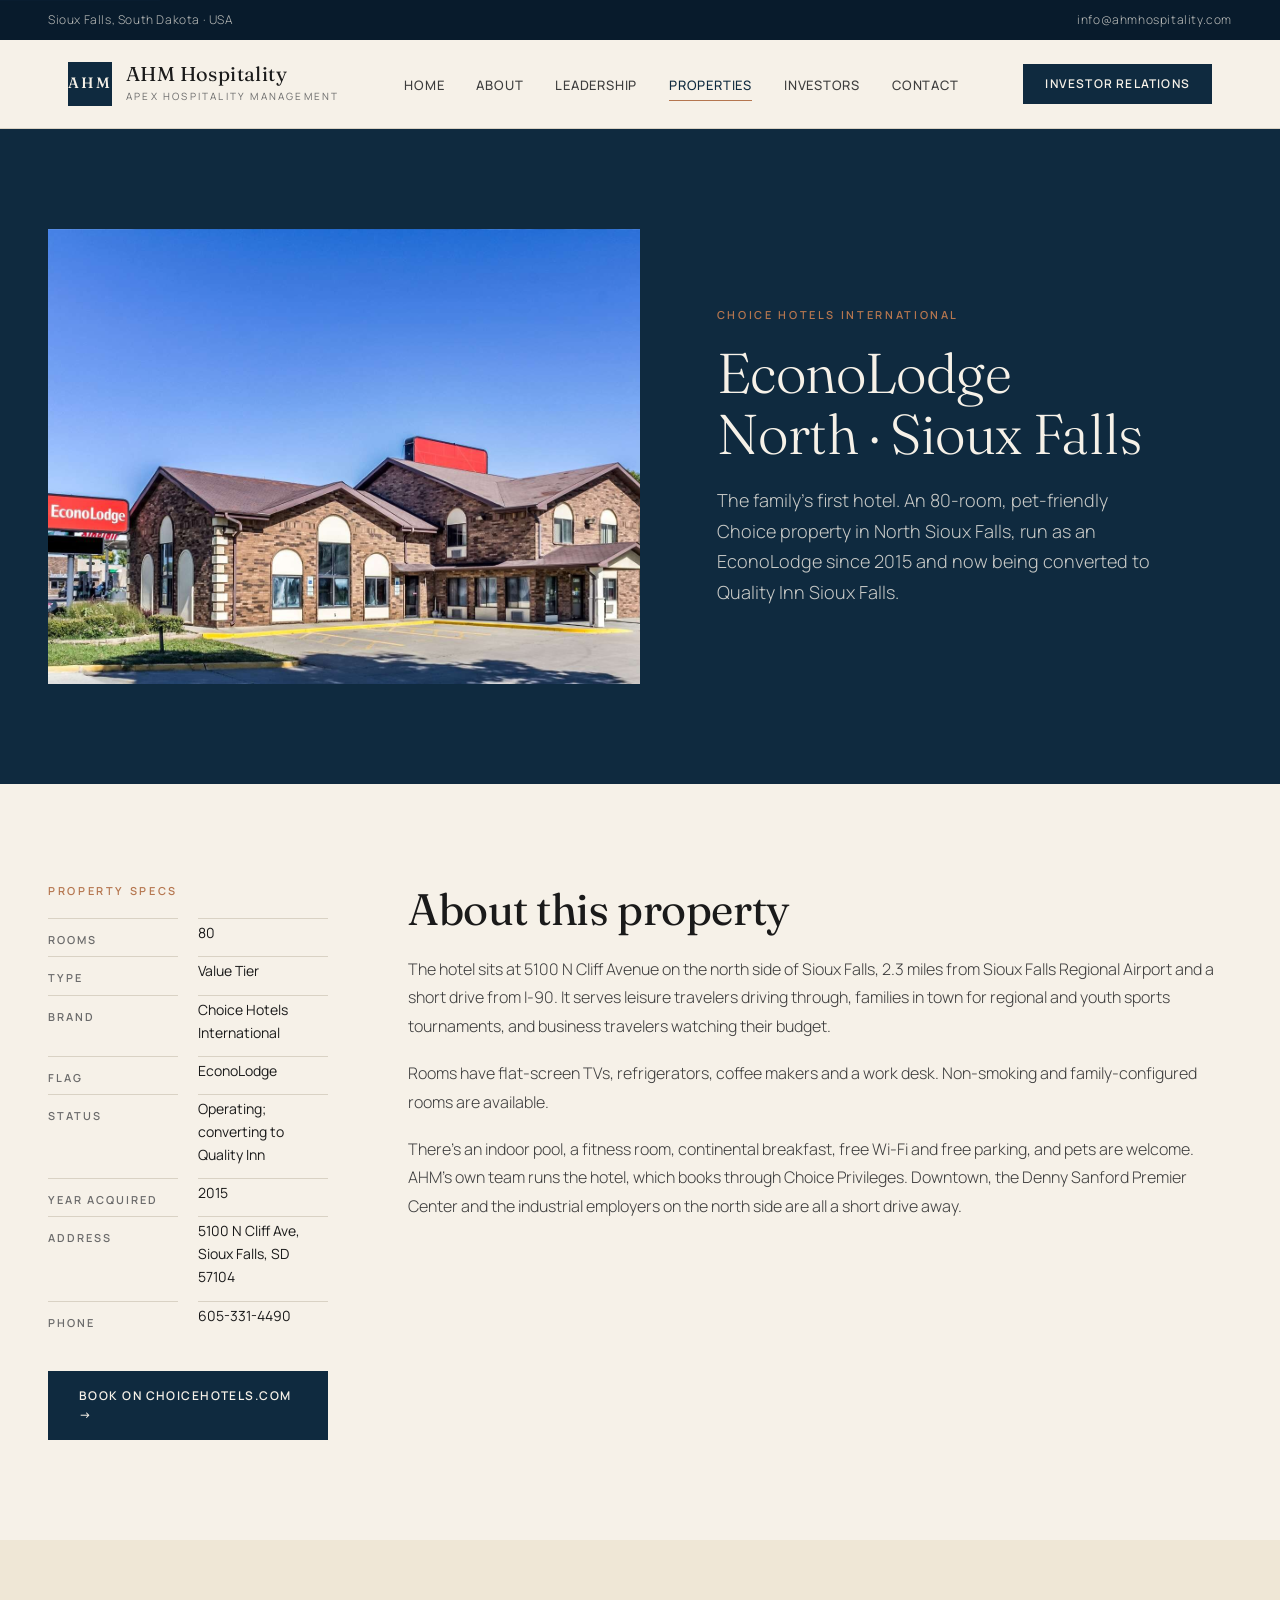
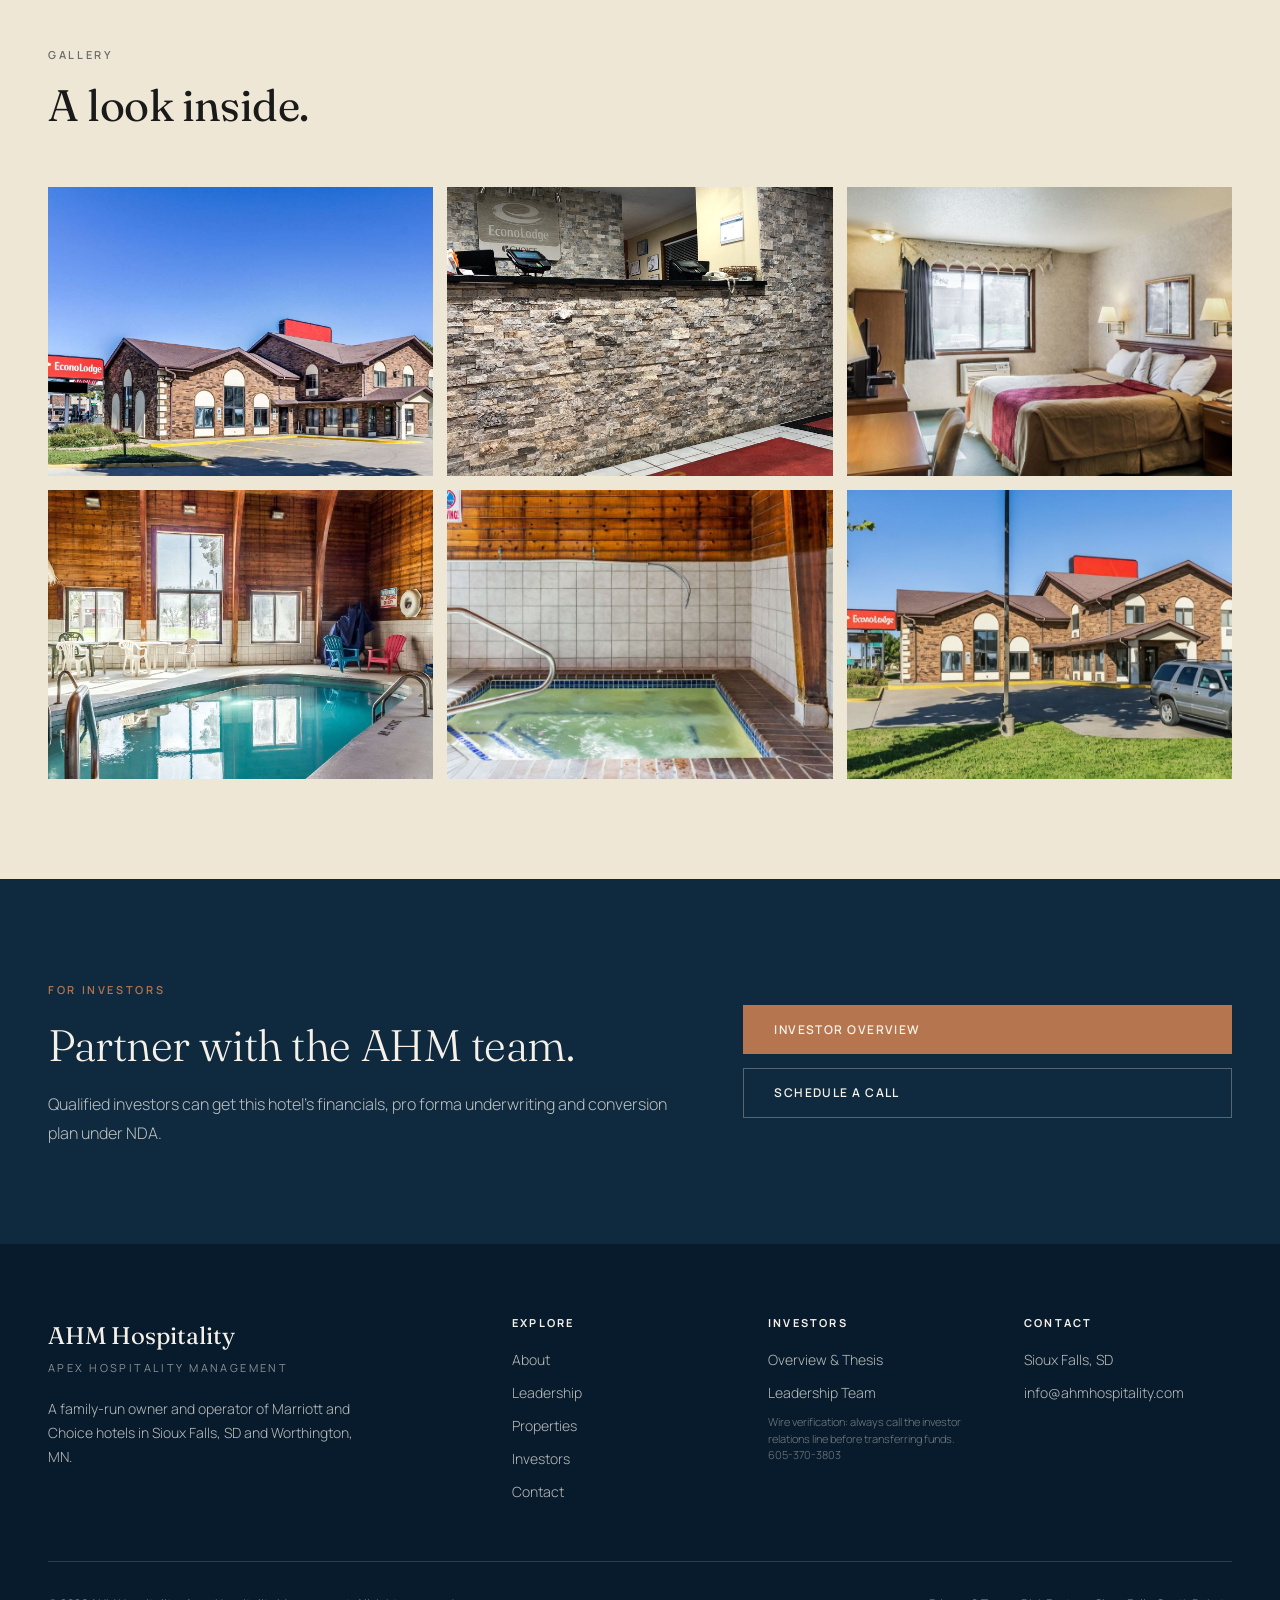
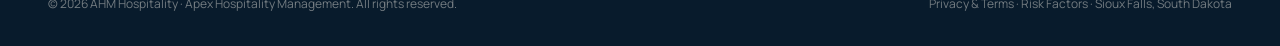
<file: properties/econolodge-north.html>
<!DOCTYPE html>
<html lang="en">
<head>
<meta charset="UTF-8">
<meta name="viewport" content="width=device-width, initial-scale=1.0">
<title>EconoLodge North · Sioux Falls — AHM Hospitality</title>
<meta name="description" content="80-key value-tier Choice Hotels property operated by AHM Hospitality in North Sioux Falls, SD.">
<link rel="canonical" href="https://ahmhospitality.com/properties/econolodge-north.html">
<meta property="og:title" content="EconoLodge North · Sioux Falls — AHM Hospitality">
<meta property="og:description" content="80-key value-tier Choice Hotels property operated by AHM Hospitality in North Sioux Falls, SD.">
<meta property="og:image" content="https://ahmhospitality.com/photos/econolodge-north.jpg">
<meta property="og:url" content="https://ahmhospitality.com/properties/econolodge-north.html">
<meta property="og:type" content="website">
<meta property="og:site_name" content="AHM Hospitality">
<meta name="twitter:card" content="summary_large_image">
<link rel="stylesheet" href="../styles.css">
</head>
<body>

<a class="skip-link" href="#main">Skip to content</a>

<div class="topbar">
  <span>Sioux Falls, South Dakota · USA</span>
  <a href="mailto:info@ahmhospitality.com">info@ahmhospitality.com</a>
</div>

<nav class="nav">
  <div class="nav-inner">
    <a href="../index.html" class="logo">
      <div class="logo-mark">AHM</div>
      <div class="logo-text">
        <div class="brand">AHM Hospitality</div>
        <div class="sub">Apex Hospitality Management</div>
      </div>
    </a>
    <ul class="nav-links">
      <li><a href="../index.html">Home</a></li>
      <li><a href="../about.html">About</a></li>
      <li><a href="../leadership.html">Leadership</a></li>
      <li><a href="../properties.html" class="active">Properties</a></li>
      <li><a href="../investors.html">Investors</a></li>
            <li><a href="../contact.html">Contact</a></li>
    </ul>
    <a href="../investors.html" class="nav-cta">Investor Relations</a>
    <button class="nav-toggle" aria-label="Open menu"><span></span><span></span><span></span></button>
  </div>
</nav>

<section class="property-hero" id="main">
  <div class="property-hero-img photo-ready" style="background-image: url('../photos/econolodge-north.jpg');"></div>
  <div class="property-hero-info">
    <div class="eyebrow">Choice Hotels International</div>
    <h1>EconoLodge North · Sioux Falls</h1>
    <p class="lead">The family's first hotel. An 80-room, pet-friendly Choice property in North Sioux Falls, run as an EconoLodge since 2015 and now being converted to Quality Inn Sioux Falls.</p>
  </div>
</section>

<section>
  <div class="section-inner property-detail">
    <aside class="property-specs">
      <h3>Property Specs</h3>
      <dl>
        <dt>Rooms</dt><dd>80</dd>
        <dt>Type</dt><dd>Value Tier</dd>
        <dt>Brand</dt><dd>Choice Hotels International</dd>
        <dt>Flag</dt><dd>EconoLodge</dd>
        <dt>Status</dt><dd>Operating; converting to Quality Inn</dd>
        <dt>Year Acquired</dt><dd>2015</dd>
        <dt>Address</dt><dd>5100 N Cliff Ave, Sioux Falls, SD 57104</dd>
        <dt>Phone</dt><dd>605-331-4490</dd>
      </dl>
      <a href="https://www.choicehotels.com/south-dakota/sioux-falls/econo-lodge-hotels/sd011" class="btn btn-dark">Book on ChoiceHotels.com →</a>
    </aside>
    <div class="property-narrative">
      <h2>About this property</h2>
      <p>The hotel sits at 5100 N Cliff Avenue on the north side of Sioux Falls, 2.3 miles from Sioux Falls Regional Airport and a short drive from I-90. It serves leisure travelers driving through, families in town for regional and youth sports tournaments, and business travelers watching their budget.</p>
      <p>Rooms have flat-screen TVs, refrigerators, coffee makers and a work desk. Non-smoking and family-configured rooms are available.</p>
      <p>There's an indoor pool, a fitness room, continental breakfast, free Wi-Fi and free parking, and pets are welcome. AHM's own team runs the hotel, which books through Choice Privileges. Downtown, the Denny Sanford Premier Center and the industrial employers on the north side are all a short drive away.</p>
    </div>
  </div>
</section>

<section class="alt">
  <div class="section-inner">
    <div class="section-head">
      <span class="eyebrow">Gallery</span>
      <h2>A look inside.</h2>
    </div>
    <div class="property-gallery">
      <div class="gallery-tile photo-ready" style="background-image: url('../photos/econolodge-north/exterior.jpg');"></div>
      <div class="gallery-tile photo-ready" style="background-image: url('../photos/econolodge-north/lobby.jpg');"></div>
      <div class="gallery-tile photo-ready" style="background-image: url('../photos/econolodge-north/guest-room.jpg');"></div>
      <div class="gallery-tile photo-ready" style="background-image: url('../photos/econolodge-north/amenities.jpg');"></div>
      <div class="gallery-tile photo-ready" style="background-image: url('../photos/econolodge-north/detail.jpg');"></div>
      <div class="gallery-tile photo-ready" style="background-image: url('../photos/econolodge-north/exterior-angle.jpg');"></div>
    </div>
  </div>
</section>

<section class="investor-band">
  <div class="investor-inner">
    <div>
      <span class="eyebrow">For Investors</span>
      <h2>Partner with the AHM team.</h2>
      <p>Qualified investors can get this hotel's financials, pro forma underwriting and conversion plan under NDA.</p>
    </div>
    <div class="investor-cta">
      <a href="../investors.html" class="btn btn-primary">Investor Overview</a>
      <a href="../contact.html" class="btn btn-ghost">Schedule a Call</a>
    </div>
  </div>
</section>

<footer>
  <div class="footer-grid">
    <div class="footer-brand">
      <div class="brand-line">AHM Hospitality</div>
      <div class="brand-sub">Apex Hospitality Management</div>
      <p>A family-run owner and operator of Marriott and Choice hotels in Sioux Falls, SD and Worthington, MN.</p>
    </div>
    <div>
      <h4>Explore</h4>
      <ul>
        <li><a href="../about.html">About</a></li>
        <li><a href="../leadership.html">Leadership</a></li>
        <li><a href="../properties.html">Properties</a></li>
        <li><a href="../investors.html">Investors</a></li>
        <li><a href="../contact.html">Contact</a></li>
      </ul>
    </div>
    <div>
      <h4>Investors</h4>
      <ul>
        <li><a href="../investors.html">Overview &amp; Thesis</a></li>
        <li><a href="../leadership.html">Leadership Team</a></li>
        <li class="wire-verify">Wire verification: always call the investor relations line before transferring funds. 605-370-3803</li>
      </ul>
    </div>
    <div>
      <h4>Contact</h4>
      <ul>
        <li>Sioux Falls, SD</li>
        <li><a href="mailto:info@ahmhospitality.com">info@ahmhospitality.com</a></li>
      </ul>
    </div>
  </div>
  <div class="footer-bottom">
    <span>© 2026 AHM Hospitality · Apex Hospitality Management. All rights reserved.</span>
    <span><a href="../privacy.html">Privacy &amp; Terms</a> · <a href="../risk-factors.html">Risk Factors</a> · Sioux Falls, South Dakota</span>
  </div>
</footer>

<script defer src="../app.js"></script>

</body>
</html>
</file>
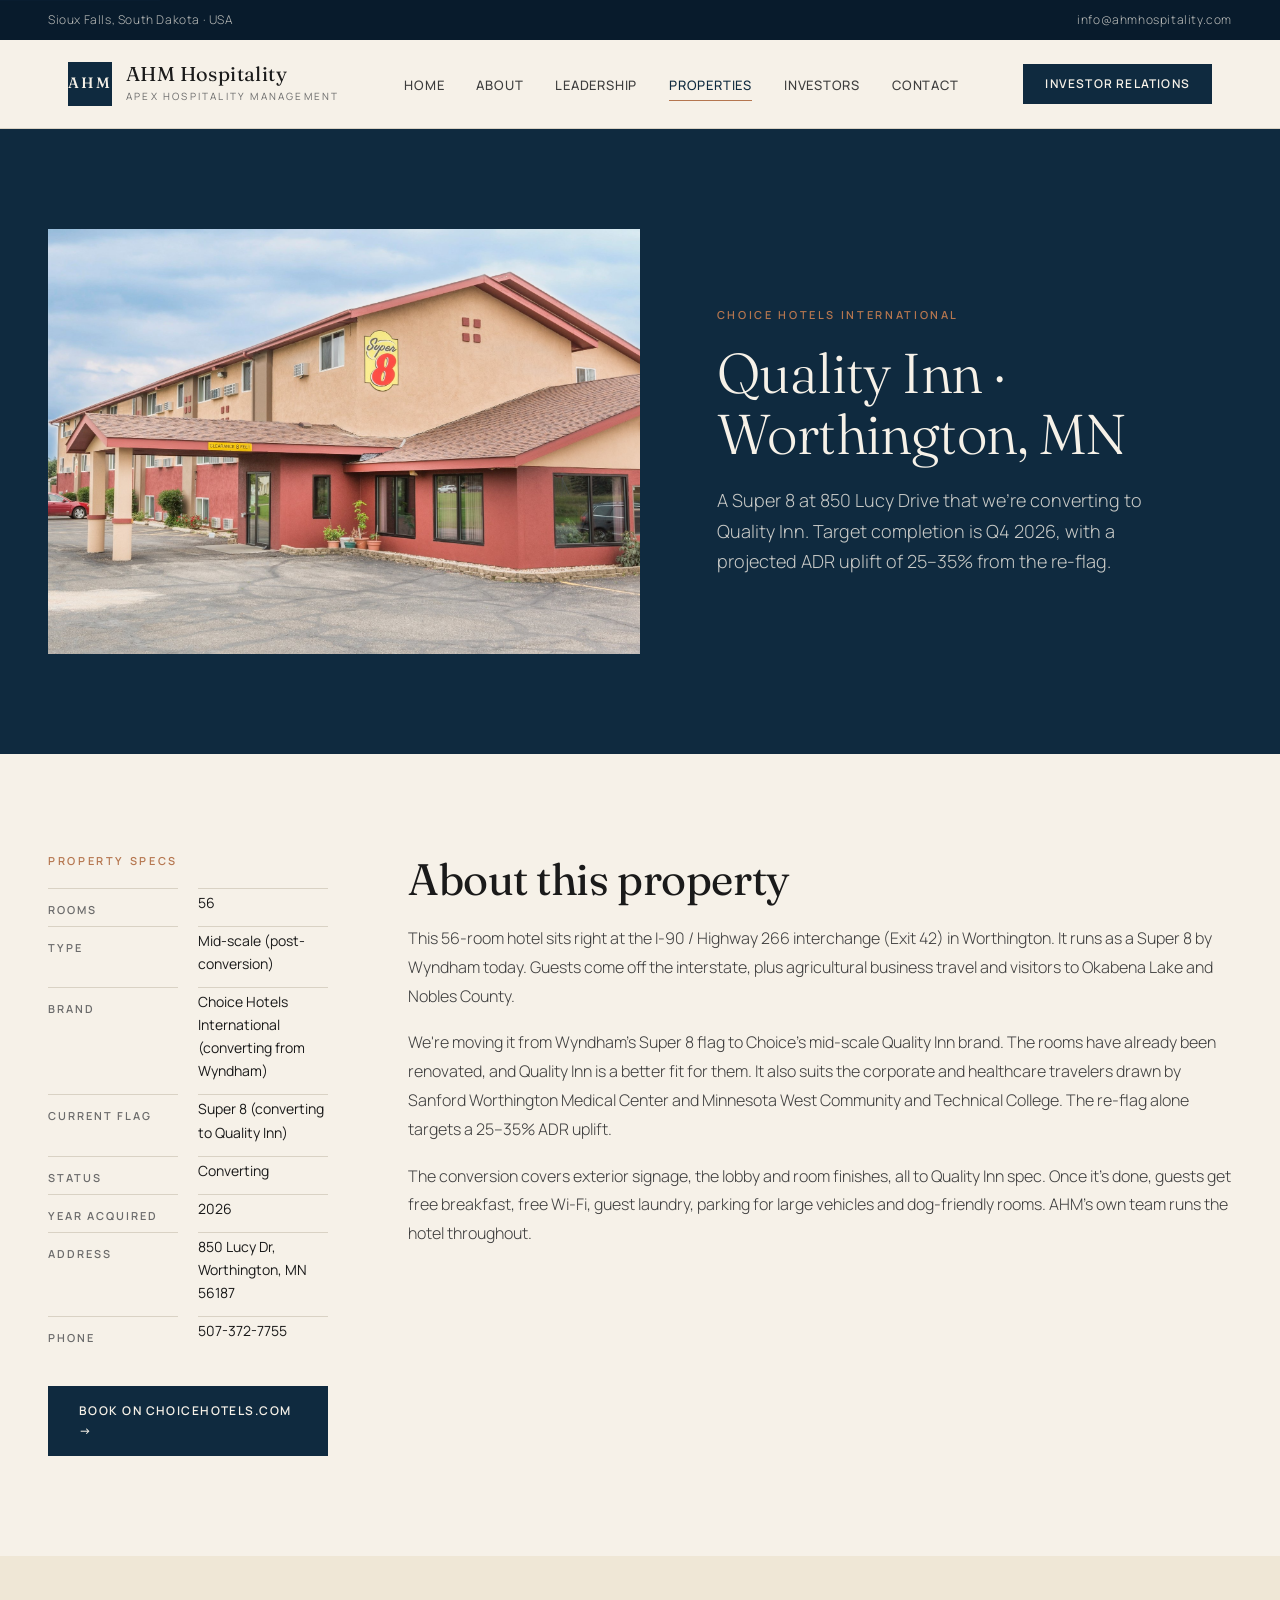
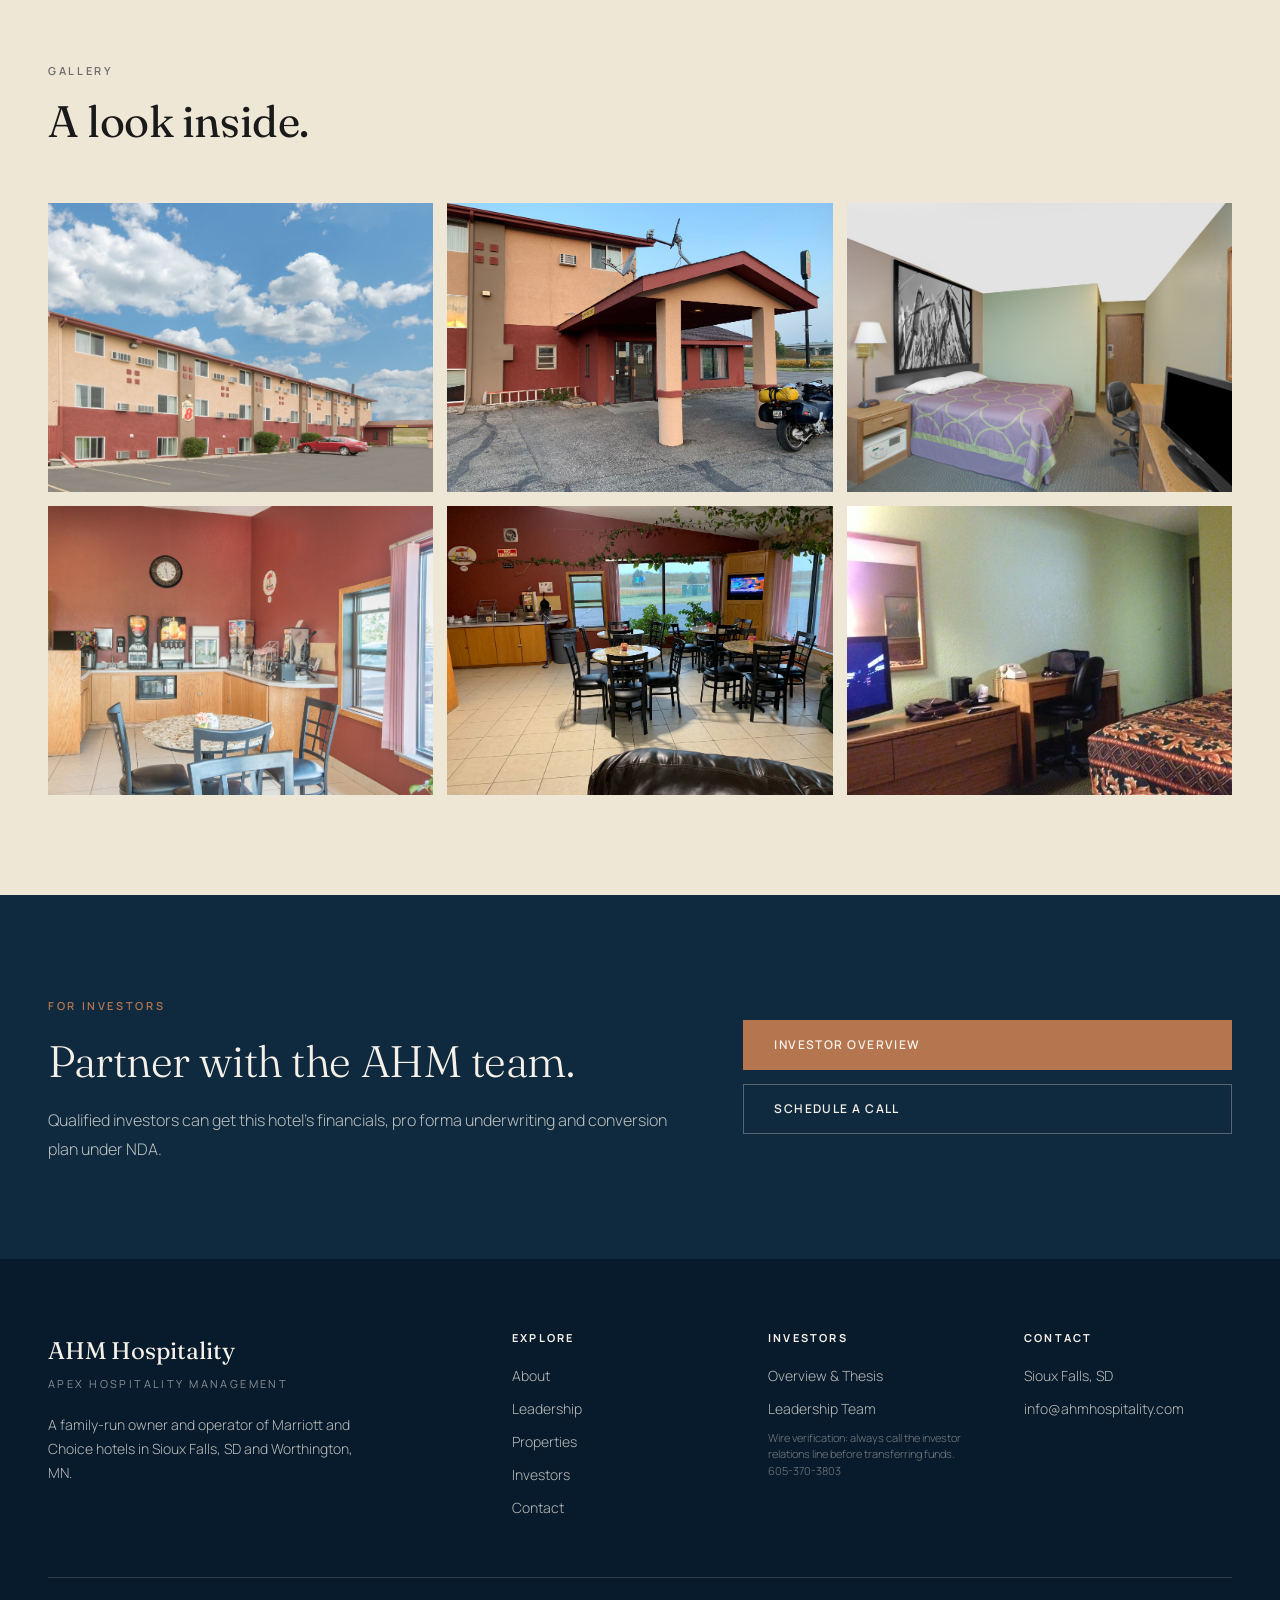
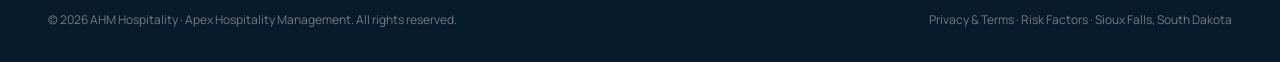
<file: properties/quality-inn-worthington.html>
<!DOCTYPE html>
<html lang="en">
<head>
<meta charset="UTF-8">
<meta name="viewport" content="width=device-width, initial-scale=1.0">
<title>Quality Inn (Converting) · Worthington, MN — AHM Hospitality</title>
<meta name="description" content="Super 8 in Worthington, MN — converting to Quality Inn under AHM Hospitality. 850 Lucy Dr.">
<link rel="canonical" href="https://ahmhospitality.com/properties/quality-inn-worthington.html">
<meta property="og:title" content="Quality Inn · Worthington, MN — AHM Hospitality">
<meta property="og:description" content="Super 8 in Worthington, MN — converting to Quality Inn under AHM Hospitality. 850 Lucy Dr.">
<meta property="og:image" content="https://ahmhospitality.com/photos/quality-inn-worthington.jpg">
<meta property="og:url" content="https://ahmhospitality.com/properties/quality-inn-worthington.html">
<meta property="og:type" content="website">
<meta property="og:site_name" content="AHM Hospitality">
<meta name="twitter:card" content="summary_large_image">
<link rel="stylesheet" href="../styles.css">
</head>
<body>

<a class="skip-link" href="#main">Skip to content</a>

<div class="topbar">
  <span>Sioux Falls, South Dakota · USA</span>
  <a href="mailto:info@ahmhospitality.com">info@ahmhospitality.com</a>
</div>

<nav class="nav">
  <div class="nav-inner">
    <a href="../index.html" class="logo">
      <div class="logo-mark">AHM</div>
      <div class="logo-text">
        <div class="brand">AHM Hospitality</div>
        <div class="sub">Apex Hospitality Management</div>
      </div>
    </a>
    <ul class="nav-links">
      <li><a href="../index.html">Home</a></li>
      <li><a href="../about.html">About</a></li>
      <li><a href="../leadership.html">Leadership</a></li>
      <li><a href="../properties.html" class="active">Properties</a></li>
      <li><a href="../investors.html">Investors</a></li>
            <li><a href="../contact.html">Contact</a></li>
    </ul>
    <a href="../investors.html" class="nav-cta">Investor Relations</a>
    <button class="nav-toggle" aria-label="Open menu"><span></span><span></span><span></span></button>
  </div>
</nav>

<section class="property-hero" id="main">
  <div class="property-hero-img photo-ready" style="background-image: url('../photos/quality-inn-worthington.jpg');"></div>
  <div class="property-hero-info">
    <div class="eyebrow">Choice Hotels International</div>
    <h1>Quality Inn · Worthington, MN</h1>
    <p class="lead">A Super 8 at 850 Lucy Drive that we're converting to Quality Inn. Target completion is Q4 2026, with a projected ADR uplift of 25–35% from the re-flag.</p>
  </div>
</section>

<section>
  <div class="section-inner property-detail">
    <aside class="property-specs">
      <h3>Property Specs</h3>
      <dl>
        <dt>Rooms</dt><dd>56</dd>
        <dt>Type</dt><dd>Mid-scale (post-conversion)</dd>
        <dt>Brand</dt><dd>Choice Hotels International (converting from Wyndham)</dd>
        <dt>Current Flag</dt><dd>Super 8 (converting to Quality Inn)</dd>
        <dt>Status</dt><dd>Converting</dd>
        <dt>Year Acquired</dt><dd>2026</dd>
        <dt>Address</dt><dd>850 Lucy Dr, Worthington, MN 56187</dd>
        <dt>Phone</dt><dd>507-372-7755</dd>
      </dl>
      <a href="https://www.choicehotels.com/" class="btn btn-dark">Book on ChoiceHotels.com →</a>
    </aside>
    <div class="property-narrative">
      <h2>About this property</h2>
      <p>This 56-room hotel sits right at the I-90 / Highway 266 interchange (Exit 42) in Worthington. It runs as a Super 8 by Wyndham today. Guests come off the interstate, plus agricultural business travel and visitors to Okabena Lake and Nobles County.</p>
      <p>We're moving it from Wyndham's Super 8 flag to Choice's mid-scale Quality Inn brand. The rooms have already been renovated, and Quality Inn is a better fit for them. It also suits the corporate and healthcare travelers drawn by Sanford Worthington Medical Center and Minnesota West Community and Technical College. The re-flag alone targets a 25–35% ADR uplift.</p>
      <p>The conversion covers exterior signage, the lobby and room finishes, all to Quality Inn spec. Once it's done, guests get free breakfast, free Wi-Fi, guest laundry, parking for large vehicles and dog-friendly rooms. AHM's own team runs the hotel throughout.</p>
    </div>
  </div>
</section>

<section class="alt">
  <div class="section-inner">
    <div class="section-head">
      <span class="eyebrow">Gallery</span>
      <h2>A look inside.</h2>
    </div>
    <div class="property-gallery">
      <div class="gallery-tile photo-ready" style="background-image: url('../photos/quality-inn-worthington/exterior.jpg');"></div>
      <div class="gallery-tile photo-ready" style="background-image: url('../photos/quality-inn-worthington/lobby.jpg');"></div>
      <div class="gallery-tile photo-ready" style="background-image: url('../photos/quality-inn-worthington/guest-room.jpg');"></div>
      <div class="gallery-tile photo-ready" style="background-image: url('../photos/quality-inn-worthington/amenities.jpg');"></div>
      <div class="gallery-tile photo-ready" style="background-image: url('../photos/quality-inn-worthington/detail.jpg');"></div>
      <div class="gallery-tile photo-ready" style="background-image: url('../photos/quality-inn-worthington/exterior-angle.jpg');"></div>
    </div>
  </div>
</section>

<section class="investor-band">
  <div class="investor-inner">
    <div>
      <span class="eyebrow">For Investors</span>
      <h2>Partner with the AHM team.</h2>
      <p>Qualified investors can get this hotel's financials, pro forma underwriting and conversion plan under NDA.</p>
    </div>
    <div class="investor-cta">
      <a href="../investors.html" class="btn btn-primary">Investor Overview</a>
      <a href="../contact.html" class="btn btn-ghost">Schedule a Call</a>
    </div>
  </div>
</section>

<footer>
  <div class="footer-grid">
    <div class="footer-brand">
      <div class="brand-line">AHM Hospitality</div>
      <div class="brand-sub">Apex Hospitality Management</div>
      <p>A family-run owner and operator of Marriott and Choice hotels in Sioux Falls, SD and Worthington, MN.</p>
    </div>
    <div>
      <h4>Explore</h4>
      <ul>
        <li><a href="../about.html">About</a></li>
        <li><a href="../leadership.html">Leadership</a></li>
        <li><a href="../properties.html">Properties</a></li>
        <li><a href="../investors.html">Investors</a></li>
        <li><a href="../contact.html">Contact</a></li>
      </ul>
    </div>
    <div>
      <h4>Investors</h4>
      <ul>
        <li><a href="../investors.html">Overview &amp; Thesis</a></li>
        <li><a href="../leadership.html">Leadership Team</a></li>
        <li class="wire-verify">Wire verification: always call the investor relations line before transferring funds. 605-370-3803</li>
      </ul>
    </div>
    <div>
      <h4>Contact</h4>
      <ul>
        <li>Sioux Falls, SD</li>
        <li><a href="mailto:info@ahmhospitality.com">info@ahmhospitality.com</a></li>
      </ul>
    </div>
  </div>
  <div class="footer-bottom">
    <span>© 2026 AHM Hospitality · Apex Hospitality Management. All rights reserved.</span>
    <span><a href="../privacy.html">Privacy &amp; Terms</a> · <a href="../risk-factors.html">Risk Factors</a> · Sioux Falls, South Dakota</span>
  </div>
</footer>

<script defer src="../app.js"></script>

</body>
</html>
</file>
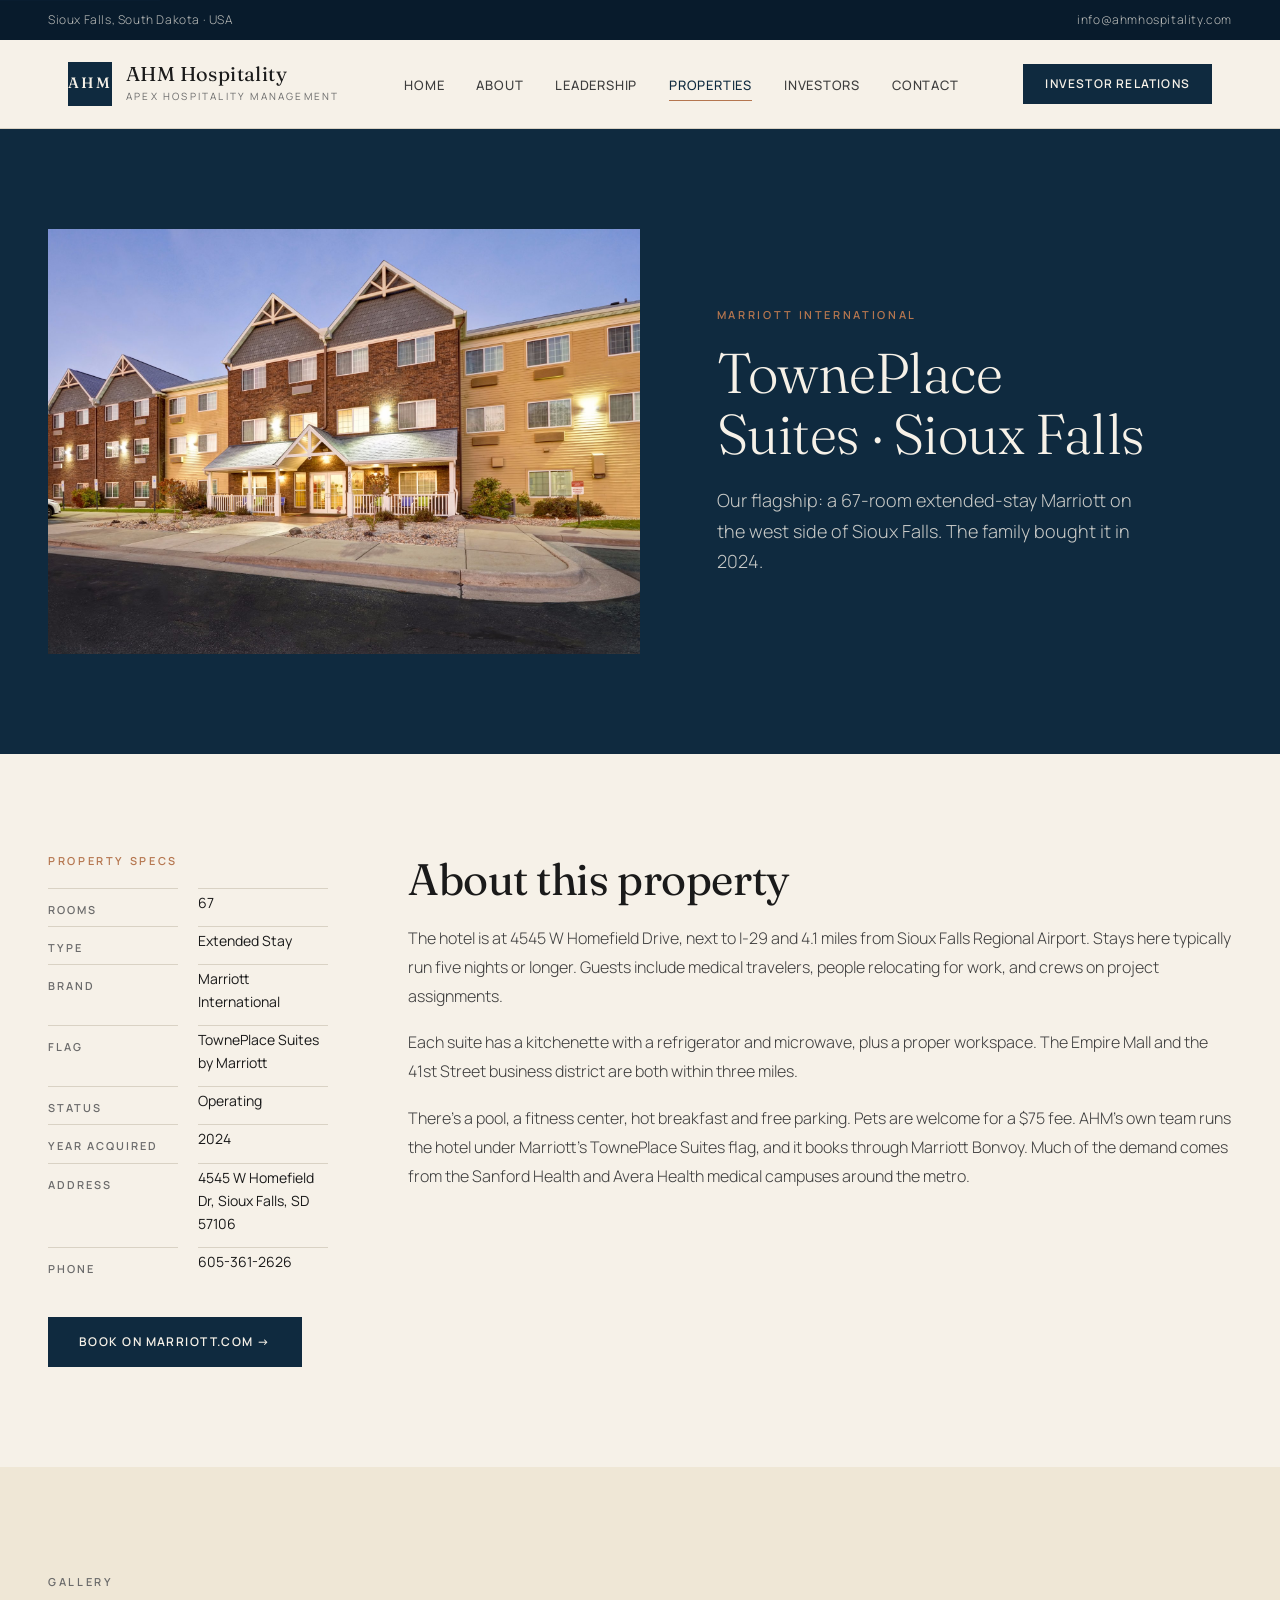
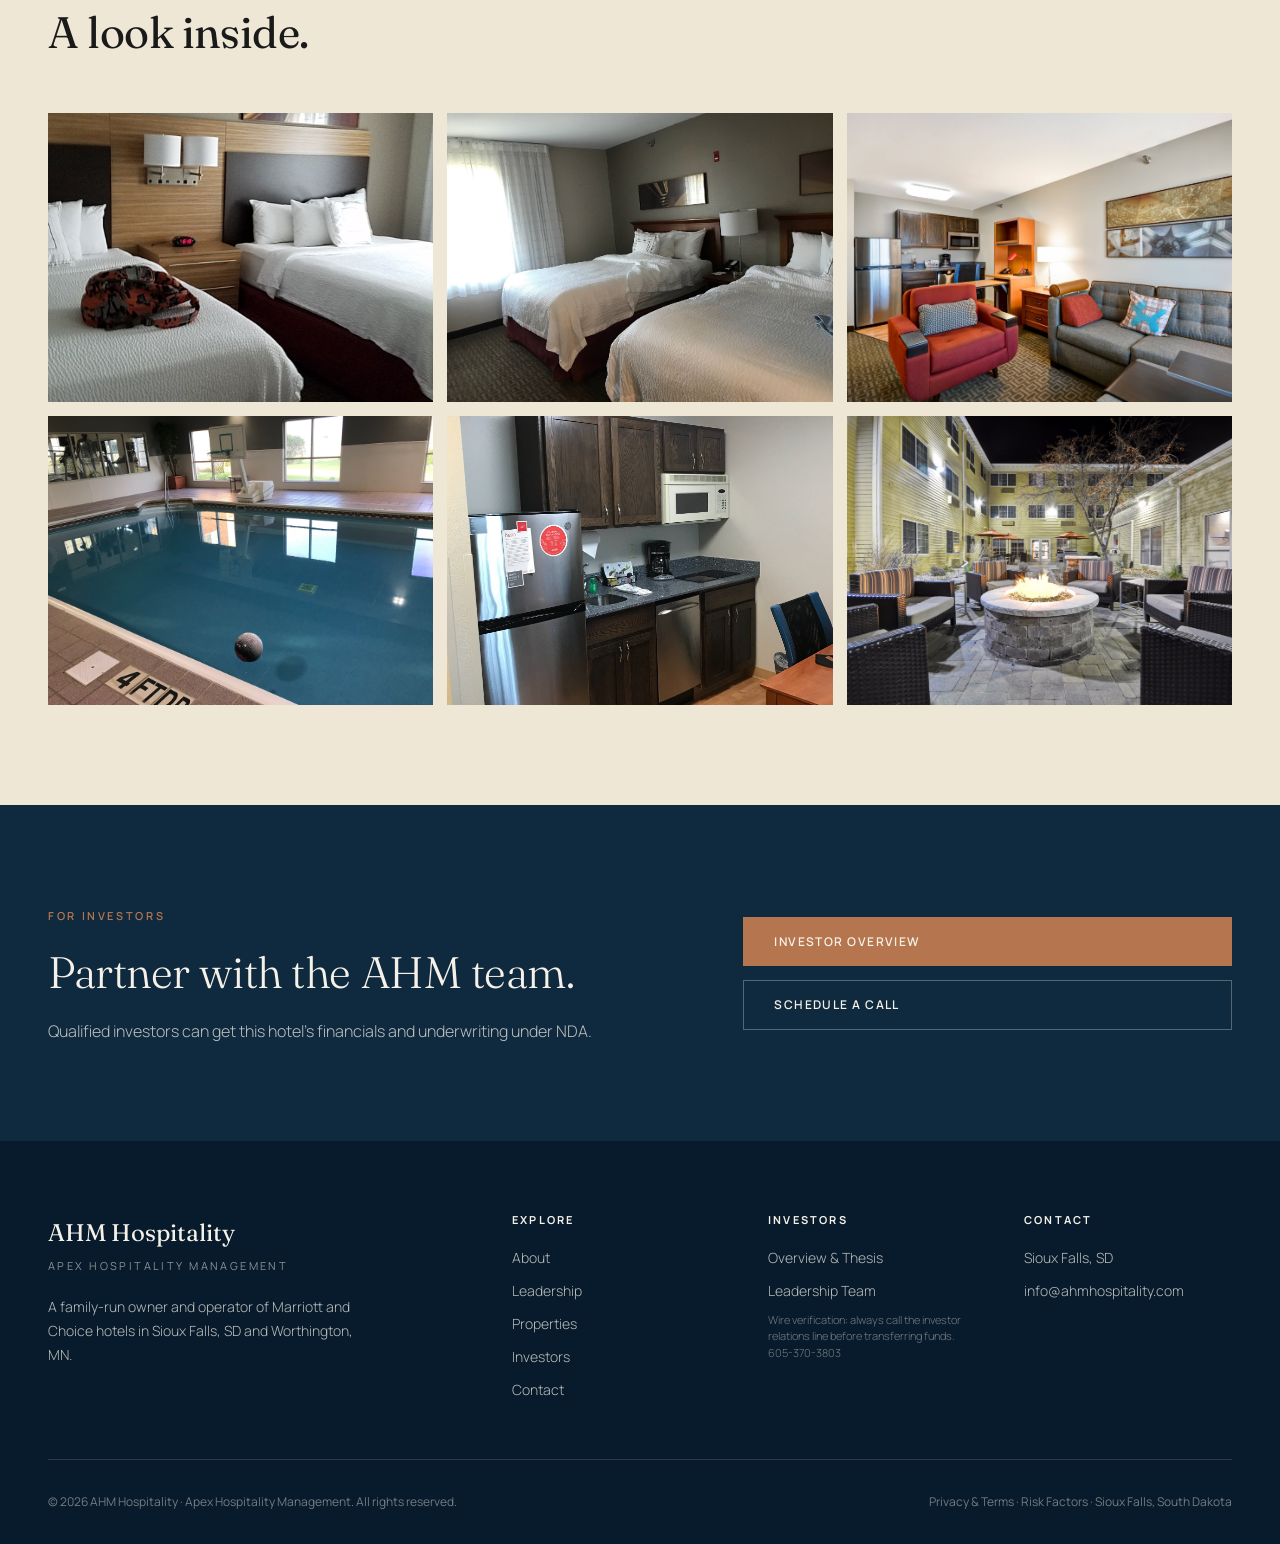
<file: properties/towneplace-suites.html>
<!DOCTYPE html>
<html lang="en">
<head>
<meta charset="UTF-8">
<meta name="viewport" content="width=device-width, initial-scale=1.0">
<title>TownePlace Suites · Sioux Falls — AHM Hospitality</title>
<meta name="description" content="67-key extended-stay Marriott property operated by AHM Hospitality in Sioux Falls, SD.">
<link rel="canonical" href="https://ahmhospitality.com/properties/towneplace-suites.html">
<meta property="og:title" content="TownePlace Suites · Sioux Falls — AHM Hospitality">
<meta property="og:description" content="67-key extended-stay Marriott property operated by AHM Hospitality in Sioux Falls, SD.">
<meta property="og:image" content="https://ahmhospitality.com/photos/towneplace-suites.jpg">
<meta property="og:url" content="https://ahmhospitality.com/properties/towneplace-suites.html">
<meta property="og:type" content="website">
<meta property="og:site_name" content="AHM Hospitality">
<meta name="twitter:card" content="summary_large_image">
<link rel="stylesheet" href="../styles.css">
</head>
<body>

<a class="skip-link" href="#main">Skip to content</a>

<div class="topbar">
  <span>Sioux Falls, South Dakota · USA</span>
  <a href="mailto:info@ahmhospitality.com">info@ahmhospitality.com</a>
</div>

<nav class="nav">
  <div class="nav-inner">
    <a href="../index.html" class="logo">
      <div class="logo-mark">AHM</div>
      <div class="logo-text">
        <div class="brand">AHM Hospitality</div>
        <div class="sub">Apex Hospitality Management</div>
      </div>
    </a>
    <ul class="nav-links">
      <li><a href="../index.html">Home</a></li>
      <li><a href="../about.html">About</a></li>
      <li><a href="../leadership.html">Leadership</a></li>
      <li><a href="../properties.html" class="active">Properties</a></li>
      <li><a href="../investors.html">Investors</a></li>
            <li><a href="../contact.html">Contact</a></li>
    </ul>
    <a href="../investors.html" class="nav-cta">Investor Relations</a>
    <button class="nav-toggle" aria-label="Open menu"><span></span><span></span><span></span></button>
  </div>
</nav>

<section class="property-hero" id="main">
  <div class="property-hero-img photo-ready" style="background-image: url('../photos/towneplace-suites.jpg');"></div>
  <div class="property-hero-info">
    <div class="eyebrow">Marriott International</div>
    <h1>TownePlace Suites · Sioux Falls</h1>
    <p class="lead">Our flagship: a 67-room extended-stay Marriott on the west side of Sioux Falls. The family bought it in 2024.</p>
  </div>
</section>

<section>
  <div class="section-inner property-detail">
    <aside class="property-specs">
      <h3>Property Specs</h3>
      <dl>
        <dt>Rooms</dt><dd>67</dd>
        <dt>Type</dt><dd>Extended Stay</dd>
        <dt>Brand</dt><dd>Marriott International</dd>
        <dt>Flag</dt><dd>TownePlace Suites by Marriott</dd>
        <dt>Status</dt><dd>Operating</dd>
        <dt>Year Acquired</dt><dd>2024</dd>
        <dt>Address</dt><dd>4545 W Homefield Dr, Sioux Falls, SD 57106</dd>
        <dt>Phone</dt><dd>605-361-2626</dd>
      </dl>
      <a href="https://www.marriott.com/en-us/hotels/fsdts-towneplace-suites-sioux-falls/overview/" class="btn btn-dark">Book on Marriott.com →</a>
    </aside>
    <div class="property-narrative">
      <h2>About this property</h2>
      <p>The hotel is at 4545 W Homefield Drive, next to I-29 and 4.1 miles from Sioux Falls Regional Airport. Stays here typically run five nights or longer. Guests include medical travelers, people relocating for work, and crews on project assignments.</p>
      <p>Each suite has a kitchenette with a refrigerator and microwave, plus a proper workspace. The Empire Mall and the 41st Street business district are both within three miles.</p>
      <p>There's a pool, a fitness center, hot breakfast and free parking. Pets are welcome for a $75 fee. AHM's own team runs the hotel under Marriott's TownePlace Suites flag, and it books through Marriott Bonvoy. Much of the demand comes from the Sanford Health and Avera Health medical campuses around the metro.</p>
    </div>
  </div>
</section>

<section class="alt">
  <div class="section-inner">
    <div class="section-head">
      <span class="eyebrow">Gallery</span>
      <h2>A look inside.</h2>
    </div>
    <div class="property-gallery">
      <div class="gallery-tile photo-ready" style="background-image: url('../photos/towneplace-suites/exterior.jpg');"></div>
      <div class="gallery-tile photo-ready" style="background-image: url('../photos/towneplace-suites/lobby.jpg');"></div>
      <div class="gallery-tile photo-ready" style="background-image: url('../photos/towneplace-suites/guest-room.jpg');"></div>
      <div class="gallery-tile photo-ready" style="background-image: url('../photos/towneplace-suites/amenities.jpg');"></div>
      <div class="gallery-tile photo-ready" style="background-image: url('../photos/towneplace-suites/kitchen.jpg');"></div>
      <div class="gallery-tile photo-ready" style="background-image: url('../photos/towneplace-suites/firepit.jpg');"></div>
    </div>
  </div>
</section>

<section class="investor-band">
  <div class="investor-inner">
    <div>
      <span class="eyebrow">For Investors</span>
      <h2>Partner with the AHM team.</h2>
      <p>Qualified investors can get this hotel's financials and underwriting under NDA.</p>
    </div>
    <div class="investor-cta">
      <a href="../investors.html" class="btn btn-primary">Investor Overview</a>
      <a href="../contact.html" class="btn btn-ghost">Schedule a Call</a>
    </div>
  </div>
</section>

<footer>
  <div class="footer-grid">
    <div class="footer-brand">
      <div class="brand-line">AHM Hospitality</div>
      <div class="brand-sub">Apex Hospitality Management</div>
      <p>A family-run owner and operator of Marriott and Choice hotels in Sioux Falls, SD and Worthington, MN.</p>
    </div>
    <div>
      <h4>Explore</h4>
      <ul>
        <li><a href="../about.html">About</a></li>
        <li><a href="../leadership.html">Leadership</a></li>
        <li><a href="../properties.html">Properties</a></li>
        <li><a href="../investors.html">Investors</a></li>
        <li><a href="../contact.html">Contact</a></li>
      </ul>
    </div>
    <div>
      <h4>Investors</h4>
      <ul>
        <li><a href="../investors.html">Overview &amp; Thesis</a></li>
        <li><a href="../leadership.html">Leadership Team</a></li>
        <li class="wire-verify">Wire verification: always call the investor relations line before transferring funds. 605-370-3803</li>
      </ul>
    </div>
    <div>
      <h4>Contact</h4>
      <ul>
        <li>Sioux Falls, SD</li>
        <li><a href="mailto:info@ahmhospitality.com">info@ahmhospitality.com</a></li>
      </ul>
    </div>
  </div>
  <div class="footer-bottom">
    <span>© 2026 AHM Hospitality · Apex Hospitality Management. All rights reserved.</span>
    <span><a href="../privacy.html">Privacy &amp; Terms</a> · <a href="../risk-factors.html">Risk Factors</a> · Sioux Falls, South Dakota</span>
  </div>
</footer>

<script defer src="../app.js"></script>

</body>
</html>
</file>
<file: styles.css>
/* AHM Hospitality — global stylesheet */

@import url('https://fonts.googleapis.com/css2?family=Fraunces:ital,opsz,wght@0,9..144,300;0,9..144,400;0,9..144,500;1,9..144,400&family=Manrope:wght@300;400;500;600;700&display=swap');

:root {
  --navy: #0F2A3F;
  --navy-deep: #081B2C;
  --cream: #F6F1E8;
  --cream-warm: #EFE7D6;
  --brass: #B5764F;
  --brass-dark: #8C5A3C;
  --ink: #1A1A1A;
  --ink-soft: #3D3D3D;
  --muted: #6B6B6B;
  --line: #D9D2C4;
  --line-soft: rgba(15, 42, 63, 0.12);
  --max: 1240px;
  --gutter: clamp(20px, 5vw, 48px);
  --font-display: 'Fraunces', 'Playfair Display', Georgia, serif;
  --font-body: 'Manrope', -apple-system, BlinkMacSystemFont, sans-serif;
}

* { box-sizing: border-box; margin: 0; padding: 0; }

html { scroll-behavior: smooth; }

body {
  font-family: var(--font-body);
  font-weight: 400;
  font-size: 16px;
  line-height: 1.65;
  color: var(--ink);
  background: var(--cream);
  -webkit-font-smoothing: antialiased;
  text-rendering: optimizeLegibility;
}

h1, h2, h3, h4 {
  font-family: var(--font-display);
  font-weight: 400;
  letter-spacing: -0.01em;
  line-height: 1.1;
  color: var(--ink);
}

/* ============================================================
   CANONICAL TYPE SCALE — every page renders the same way.
   Override only where a context genuinely needs a different
   treatment (hero on dark bg, investor band lighter weight).
   ============================================================ */
h1 { font-size: clamp(36px, 6vw, 64px); font-weight: 300; }
h2 { font-size: clamp(28px, 4vw, 44px); font-weight: 400; line-height: 1.15; }
h3 { font-size: 20px; font-weight: 500; line-height: 1.3; }
h4 { font-size: 14px; font-weight: 600; line-height: 1.3; }

/* ============================================================
   BODY PARAGRAPH CLASSES — three sizes, no inline drift.
   ============================================================ */
/* Narrative copy in story / approach sections (Our Story, Our Approach) */
.prose p,
.section-narrative p {
  font-size: 16px;
  color: var(--ink-soft);
  line-height: 1.8;
  font-weight: 300;
  margin-bottom: 18px;
}
.prose p:last-child,
.section-narrative p:last-child { margin-bottom: 0; }
.prose > p + p { margin-top: 0; }
section.dark .prose p,
section.dark .section-narrative p { color: rgba(246, 241, 232, 0.78); }

/* Smaller body — response notes, franchise descriptions, callouts */
.body-note {
  font-size: 14px;
  color: var(--ink-soft);
  line-height: 1.7;
  font-weight: 300;
}

/* Property card description (sits at the bottom of each card) */
.prop-summary {
  font-size: 13px;
  color: var(--ink-soft);
  line-height: 1.7;
  font-weight: 300;
  border-top: 1px solid var(--line);
  padding-top: 14px;
  margin-top: 4px;
}

/* Footer wire-verification small print */
.wire-verify {
  font-size: 11px;
  opacity: 0.6;
  margin-top: 10px;
  line-height: 1.5;
}

/* ============================================================
   SECTION-NARRATIVE — eyebrow + h2 + body paragraphs pattern
   used on About > Our Story and Index > Our Approach.
   ============================================================ */
.section-narrative > p { max-width: 720px; }
.section-narrative .eyebrow {
  display: inline-block;
  margin-bottom: 16px;
}
.section-narrative h2 { margin-bottom: 22px; }
.section-narrative p {
  font-size: 16px;
  color: var(--ink-soft);
  line-height: 1.8;
  font-weight: 300;
  margin-bottom: 18px;
}
.section-narrative p:last-of-type { margin-bottom: 28px; }
.section-narrative .btn { margin-top: 6px; }

/* ============================================================
   PORTFOLIO STATS BLOCK (Properties page header strip)
   ============================================================ */
.portfolio-stats {
  display: grid;
  grid-template-columns: repeat(auto-fit, minmax(160px, 1fr));
  gap: 24px;
  margin-bottom: 72px;
  padding: 28px 32px;
  background: var(--cream-warm);
  border-left: 3px solid var(--brass);
}
.portfolio-stat .stat-num {
  font-family: var(--font-display);
  font-size: 32px;
  color: var(--navy);
  font-weight: 400;
  line-height: 1;
}
.portfolio-stat .stat-label {
  font-size: 11px;
  color: var(--muted);
  letter-spacing: 0.2em;
  text-transform: uppercase;
  margin-top: 6px;
}

/* ============================================================
   NDA LIST — used on the Investors page "Under NDA you'll
   receive" data-room contents block.
   ============================================================ */
.nda-list {
  list-style: none;
  margin: 0 0 28px;
  padding: 0;
}
.nda-list li {
  position: relative;
  padding: 6px 0 6px 22px;
  font-size: 14px;
  color: var(--ink-soft);
  line-height: 1.65;
  font-weight: 300;
}
.nda-list li::before {
  content: '→';
  position: absolute;
  left: 0;
  top: 6px;
  color: var(--brass);
  font-weight: 500;
}

/* ============================================================
   CONTACT-NOTE callout (Contact page "A note on response")
   ============================================================ */
.contact-note {
  margin-top: 32px;
  padding: 24px;
  background: var(--cream-warm);
  border-left: 3px solid var(--brass);
}
.contact-note .eyebrow {
  color: var(--brass);
  display: block;
  margin-bottom: 10px;
}
.contact-note p { margin: 0; }

/* ============================================================
   FRANCHISE / BRAND BLOCK (Properties page Marriott/Choice)
   ============================================================ */
.brand-grid {
  display: grid;
  grid-template-columns: repeat(auto-fit, minmax(280px, 1fr));
  gap: 32px;
}
.brand-block {
  border-top: 1px solid var(--line);
  padding-top: 28px;
}
.brand-name {
  font-family: var(--font-display);
  font-size: 24px;
  color: var(--navy);
  font-weight: 400;
  margin-bottom: 6px;
}
.brand-meta {
  font-size: 11px;
  letter-spacing: 0.2em;
  text-transform: uppercase;
  color: var(--brass);
  font-weight: 600;
  margin-bottom: 16px;
}

a { color: inherit; text-decoration: none; transition: color 0.2s ease; }
a:hover { color: var(--brass); }

img { max-width: 100%; display: block; }

.container { width: 100%; max-width: var(--max); margin: 0 auto; padding: 0 var(--gutter); }
.container-wide { max-width: 1440px; }

.eyebrow {
  font-family: var(--font-body);
  font-size: 11px;
  font-weight: 600;
  letter-spacing: 0.24em;
  text-transform: uppercase;
  color: var(--muted);
}
section.dark .eyebrow,
.hero .eyebrow,
.page-hero .eyebrow,
.investor-band .eyebrow,
footer .eyebrow {
  color: var(--brass);
}

.rule {
  display: inline-block;
  width: 40px;
  height: 1px;
  background: var(--brass);
  vertical-align: middle;
  margin: 0 12px 4px 0;
}

/* ===== TOP BAR ===== */
.topbar {
  background: var(--navy-deep);
  color: rgba(246, 241, 232, 0.75);
  font-size: 12px;
  font-weight: 300;
  letter-spacing: 0.05em;
  padding: 10px var(--gutter);
  display: flex;
  justify-content: space-between;
  gap: 16px;
  flex-wrap: wrap;
}
.topbar a { color: inherit; }
.topbar a:hover { color: var(--cream); }

/* ===== NAV ===== */
.nav {
  background: var(--cream);
  border-bottom: 1px solid var(--line);
  position: sticky;
  top: 0;
  z-index: 100;
}
.nav-inner {
  display: flex;
  align-items: center;
  justify-content: space-between;
  padding: 22px var(--gutter);
  max-width: var(--max);
  margin: 0 auto;
}
.logo {
  display: flex;
  align-items: center;
  gap: 14px;
  cursor: pointer;
}
.logo-mark {
  width: 44px;
  height: 44px;
  background: var(--navy);
  color: var(--cream);
  display: flex;
  align-items: center;
  justify-content: center;
  font-family: var(--font-display);
  font-weight: 500;
  font-size: 15px;
  letter-spacing: 0.12em;
}
.logo-text .brand {
  font-family: var(--font-display);
  font-size: 20px;
  font-weight: 400;
  letter-spacing: 0.02em;
  line-height: 1;
}
.logo-text .sub {
  font-size: 10px;
  color: var(--muted);
  letter-spacing: 0.22em;
  text-transform: uppercase;
  margin-top: 4px;
}
.nav-links {
  display: flex;
  gap: 32px;
  align-items: center;
  list-style: none;
}
.nav-links a {
  font-size: 13px;
  font-weight: 500;
  letter-spacing: 0.06em;
  text-transform: uppercase;
  color: var(--ink-soft);
  padding: 6px 0;
  border-bottom: 1px solid transparent;
}
.nav-links a.active { color: var(--navy); border-bottom-color: var(--brass); }
.nav-links a:hover { color: var(--navy); }

.nav-cta {
  background: var(--navy);
  color: var(--cream);
  padding: 10px 22px;
  font-size: 12px;
  font-weight: 600;
  letter-spacing: 0.1em;
  text-transform: uppercase;
  transition: background 0.2s ease;
}
.nav-cta:hover { background: var(--brass); color: var(--cream); }

.nav-toggle {
  display: none;
  background: none;
  border: none;
  cursor: pointer;
  padding: 4px;
}
.nav-toggle span {
  display: block;
  width: 24px;
  height: 1.5px;
  background: var(--navy);
  margin: 5px 0;
}

/* ===== HERO ===== */
.hero {
  background: var(--navy);
  color: var(--cream);
  padding: clamp(60px, 10vw, 120px) var(--gutter) clamp(60px, 10vw, 120px);
  position: relative;
  overflow: hidden;
}
.hero::before {
  content: '';
  position: absolute;
  top: 0; right: 0;
  width: 40%;
  height: 100%;
  background:
    radial-gradient(circle at 70% 30%, rgba(181, 118, 79, 0.12) 0%, transparent 60%);
  pointer-events: none;
}
.hero-inner {
  max-width: var(--max);
  margin: 0 auto;
  position: relative;
  z-index: 1;
}
.hero .eyebrow { color: var(--brass); margin-bottom: 24px; display: block; }
.hero h1 {
  color: var(--cream);
  max-width: 800px;
  margin-bottom: 28px;
  /* size + weight inherit from canonical h1 */
}
.hero p.lead {
  font-size: clamp(15px, 1.6vw, 18px);
  line-height: 1.7;
  color: rgba(246, 241, 232, 0.75);
  max-width: 560px;
  font-weight: 300;
  margin-bottom: 40px;
}
.hero-actions {
  display: flex;
  gap: 14px;
  flex-wrap: wrap;
}
.btn {
  display: inline-block;
  padding: 14px 30px;
  font-size: 12px;
  font-weight: 600;
  letter-spacing: 0.12em;
  text-transform: uppercase;
  transition: all 0.25s ease;
  cursor: pointer;
  border: 1px solid transparent;
}
.btn-primary { background: var(--brass); color: var(--cream); }
.btn-primary:hover { background: var(--cream); color: var(--navy); }
.btn-ghost { background: transparent; color: var(--cream); border-color: rgba(246, 241, 232, 0.3); }
.btn-ghost:hover { border-color: var(--cream); color: var(--cream); }
.btn-dark { background: var(--navy); color: var(--cream); }
.btn-dark:hover { background: var(--brass); }

/* ===== SECTIONS ===== */
section { padding: clamp(60px, 8vw, 100px) var(--gutter); }
section.alt { background: var(--cream-warm); }
section.dark { background: var(--navy); color: var(--cream); }
section.dark h1, section.dark h2, section.dark h3 { color: var(--cream); }

.section-inner { max-width: var(--max); margin: 0 auto; }
.section-head { margin-bottom: 56px; max-width: 720px; }
.section-head .eyebrow { margin-bottom: 16px; display: inline-block; }
.section-head h2 {
  margin-bottom: 20px;
  /* size + weight inherit from canonical h2 */
}
.section-head p {
  font-size: 16px;
  color: var(--ink-soft);
  line-height: 1.75;
  font-weight: 300;
  max-width: 620px;
}
section.dark .section-head p { color: rgba(246, 241, 232, 0.75); }

/* ===== PROPERTY CARD ===== */
.property-grid {
  display: grid;
  grid-template-columns: repeat(auto-fit, minmax(320px, 1fr));
  gap: 28px;
}
.property-card {
  background: var(--cream);
  border: 1px solid var(--line);
  overflow: hidden;
  transition: transform 0.3s ease, border-color 0.3s ease;
  display: flex;
  flex-direction: column;
}
.property-card:hover { transform: translateY(-4px); border-color: var(--brass); }
section.alt .property-card { background: var(--cream); }
section.dark .property-card { background: var(--navy-deep); border-color: rgba(246, 241, 232, 0.1); color: var(--cream); }

.prop-img {
  aspect-ratio: 4 / 3;
  position: relative;
  overflow: hidden;
}
.prop-img.photo-ready::after {
  content: '';
  position: absolute;
  inset: 0;
  background: linear-gradient(180deg, rgba(0, 0, 0, 0) 40%, rgba(0, 0, 0, 0.5) 100%);
  pointer-events: none;
}

.prop-badge {
  position: absolute;
  top: 14px;
  right: 14px;
  background: var(--navy);
  color: var(--cream);
  font-size: 10px;
  font-weight: 700;
  letter-spacing: 0.15em;
  text-transform: uppercase;
  padding: 5px 11px;
  z-index: 2;
}
.prop-badge.converting { background: var(--brass); color: var(--cream); }

.prop-flag-brand {
  color: var(--muted);
  font-size: 10px;
  letter-spacing: 0.22em;
  text-transform: uppercase;
  font-weight: 600;
  margin-bottom: 8px;
}
.prop-name {
  font-family: var(--font-display);
  color: var(--navy);
  font-size: 22px;
  font-weight: 400;
  line-height: 1.15;
  margin-bottom: 18px;
}

.prop-meta {
  padding: 20px 22px 22px;
  flex: 1;
  display: flex;
  flex-direction: column;
}
.prop-loc {
  display: flex;
  justify-content: space-between;
  align-items: baseline;
  margin-bottom: 6px;
}
.prop-loc .city {
  font-family: var(--font-display);
  font-size: 17px;
  font-weight: 500;
  color: var(--navy);
}
.prop-loc .adr {
  font-size: 13px;
  color: var(--brass);
  font-weight: 600;
  letter-spacing: 0.04em;
}
.prop-addr {
  font-size: 13px;
  color: var(--muted);
  margin-bottom: 4px;
}
.prop-rooms {
  font-size: 13px;
  color: var(--ink-soft);
  font-weight: 500;
}
section.dark .prop-rooms { color: rgba(246, 241, 232, 0.85); }
section.dark .prop-addr { color: rgba(246, 241, 232, 0.55); }

/* Honest placeholder state — shown until real photography replaces it */
.prop-img.placeholder {
  background: var(--cream-warm);
  border: 1px dashed var(--line);
}
.prop-img .placeholder-label {
  position: absolute;
  bottom: 16px;
  left: 18px;
  font-size: 10px;
  letter-spacing: 0.24em;
  text-transform: uppercase;
  color: var(--muted);
  font-weight: 600;
  z-index: 1;
}

/* Ready state — once real background-image is assigned inline.
   The HTML only carries `style="background-image: url(...)"`.
   Selectors are qualified so they outrank the `background:` shorthand
   on .property-hero-img / .gallery-tile, which would reset size/position. */
.prop-img.photo-ready,
.property-hero-img.photo-ready,
.gallery-tile.photo-ready {
  background-size: cover;
  background-position: center;
}

/* Real photos drop the dashed placeholder border */
.gallery-tile.photo-ready { border: 0; }
.property-hero-img.photo-ready { border-right: 0; }

/* Properties page: wider 16:10 cards with extra breathing room */
.property-grid.detailed .prop-img { aspect-ratio: 16 / 10; }
.property-grid.detailed .prop-rooms { margin-bottom: 16px; }
.property-grid.detailed:not(:last-child) { margin-bottom: 80px; }
.section-head.tight { margin-bottom: 40px; }

/* Centered single-button row below a grid (home page) */
.center-cta { text-align: center; margin-top: 56px; }

/* ===== INVESTOR BAND ===== */
.investor-band {
  background: var(--navy);
  color: var(--cream);
  padding: clamp(60px, 8vw, 96px) var(--gutter);
}
.investor-inner {
  max-width: var(--max);
  margin: 0 auto;
  display: grid;
  grid-template-columns: 1.3fr 1fr;
  gap: 60px;
  align-items: center;
}
.investor-inner h2 {
  font-weight: 300;
  color: var(--cream);
  line-height: 1.2;
  margin-top: 18px;
  margin-bottom: 18px;
  /* size inherits from canonical h2 */
}
.investor-inner p {
  color: rgba(246, 241, 232, 0.75);
  font-size: 16px;
  line-height: 1.8;
  font-weight: 300;
}
.investor-cta {
  display: flex;
  flex-direction: column;
  gap: 14px;
}

/* ===== FOOTER ===== */
footer {
  background: var(--navy-deep);
  color: rgba(246, 241, 232, 0.75);
  padding: 72px var(--gutter) 32px;
  font-size: 14px;
}
.footer-grid {
  max-width: var(--max);
  margin: 0 auto;
  display: grid;
  grid-template-columns: 2fr 1fr 1fr 1fr;
  gap: 48px;
  padding-bottom: 48px;
  border-bottom: 1px solid rgba(246, 241, 232, 0.15);
}
.footer-brand .brand-line {
  font-family: var(--font-display);
  font-size: 24px;
  font-weight: 400;
  color: var(--cream);
  margin-bottom: 4px;
}
.footer-brand .brand-sub {
  font-size: 11px;
  letter-spacing: 0.22em;
  color: rgba(246, 241, 232, 0.55);
  text-transform: uppercase;
  margin-bottom: 20px;
}
.footer-brand p {
  font-weight: 300;
  line-height: 1.7;
  max-width: 320px;
}
footer h4 {
  font-family: var(--font-body);
  font-size: 11px;
  font-weight: 700;
  letter-spacing: 0.2em;
  text-transform: uppercase;
  color: var(--cream);
  margin-bottom: 18px;
}
footer ul { list-style: none; }
footer ul li { margin-bottom: 10px; font-weight: 300; }
footer ul a:hover { color: var(--brass); }
.footer-bottom {
  max-width: var(--max);
  margin: 32px auto 0;
  padding-top: 0;
  display: flex;
  justify-content: space-between;
  gap: 16px;
  flex-wrap: wrap;
  font-size: 12px;
  color: rgba(246, 241, 232, 0.45);
}

/* ===== STORY / ABOUT sections ===== */

/* Values grid */
.values {
  display: grid;
  grid-template-columns: repeat(auto-fit, minmax(240px, 1fr));
  gap: 40px;
  margin-top: 24px;
}
.value {
  border-top: 1px solid var(--line);
  padding-top: 24px;
}
section.dark .value { border-top-color: rgba(246, 241, 232, 0.2); }
.value-num {
  font-family: var(--font-display);
  font-size: 14px;
  color: var(--brass);
  font-weight: 500;
  letter-spacing: 0.1em;
  margin-bottom: 12px;
}
.value h3 {
  font-size: 20px;
  font-weight: 500;
  margin-bottom: 10px;
}
.value p {
  font-size: 14px;
  color: var(--ink-soft);
  line-height: 1.7;
  font-weight: 300;
}
section.dark .value p { color: rgba(246, 241, 232, 0.7); }

/* Principles list — used on About page, prose-forward, no numerals */
.principles {
  display: grid;
  grid-template-columns: repeat(2, 1fr);
  gap: 40px 48px;
  margin-top: 24px;
}
.principle {
  border-top: 1px solid var(--line);
  padding-top: 22px;
}
.principle h3 {
  font-size: 20px;
  font-weight: 500;
  margin-bottom: 10px;
}
.principle p {
  font-size: 15px;
  color: var(--ink-soft);
  line-height: 1.7;
  font-weight: 300;
}

/* Portfolio strategy list */
.strategy-list {
  display: grid;
  gap: 1px;
  background: var(--line);
  border: 1px solid var(--line);
  margin-top: 40px;
}
.strategy-item {
  background: var(--navy-deep);
  color: var(--cream);
  padding: 32px 36px;
  display: block;
}
.strategy-item h3 {
  font-family: var(--font-display);
  font-size: 22px;
  font-weight: 400;
  margin-bottom: 10px;
  color: var(--cream);
}
.strategy-item p {
  font-size: 15px;
  color: rgba(246, 241, 232, 0.75);
  font-weight: 300;
  line-height: 1.7;
}

/* Page hero (non-home pages) */
.page-hero {
  background: var(--navy);
  color: var(--cream);
  padding: clamp(80px, 10vw, 140px) var(--gutter) clamp(60px, 7vw, 90px);
  position: relative;
  overflow: hidden;
}
.page-hero::before {
  content: '';
  position: absolute;
  top: -20%;
  right: -10%;
  width: 60%;
  height: 140%;
  background: radial-gradient(ellipse, rgba(181, 118, 79, 0.1) 0%, transparent 60%);
}
.page-hero-inner { max-width: var(--max); margin: 0 auto; position: relative; }
.page-hero .eyebrow { color: var(--brass); }
.page-hero h1 {
  color: var(--cream);
  margin: 20px 0 24px;
  max-width: 800px;
  /* size + weight inherit from canonical h1 — same as .hero h1 */
}
.page-hero p.lead {
  font-size: clamp(16px, 1.5vw, 19px);
  color: rgba(246, 241, 232, 0.75);
  font-weight: 300;
  max-width: 620px;
  line-height: 1.7;
}

/* Contact form */
.contact-grid {
  display: grid;
  grid-template-columns: 1fr 1fr;
  gap: 80px;
  max-width: var(--max);
  margin: 0 auto;
}
.contact-grid.spaced-top { margin-top: 40px; }
.contact-info h3 {
  font-size: 14px;
  font-weight: 600;
  font-family: var(--font-body);
  letter-spacing: 0.2em;
  text-transform: uppercase;
  color: var(--brass);
  margin-bottom: 10px;
}
.contact-info p {
  font-size: 17px;
  margin-bottom: 32px;
  font-weight: 400;
  line-height: 1.7;
}
.contact-form label {
  display: block;
  font-size: 11px;
  letter-spacing: 0.2em;
  text-transform: uppercase;
  font-weight: 600;
  color: var(--navy);
  margin-bottom: 10px;
}
.contact-form input,
.contact-form textarea,
.contact-form select {
  width: 100%;
  padding: 14px 16px;
  background: var(--cream);
  border: 1px solid var(--line);
  font-family: var(--font-body);
  font-size: 15px;
  color: var(--ink);
  margin-bottom: 24px;
  transition: border-color 0.2s ease;
}
.contact-form input:focus,
.contact-form textarea:focus,
.contact-form select:focus {
  outline: none;
  border-color: var(--brass);
}
.contact-form textarea { min-height: 140px; resize: vertical; font-family: var(--font-body); }
.contact-form .btn { width: 100%; border: none; font-family: var(--font-body); }

/* Breakpoint */
@media (max-width: 900px) {
  .nav-links { display: none; }
  .nav-toggle { display: block; }
  .nav-cta { display: none; }
  .footer-grid { grid-template-columns: 1fr 1fr; gap: 32px; }
  .investor-inner { grid-template-columns: 1fr; gap: 32px; }
  .contact-grid { grid-template-columns: 1fr; gap: 48px; }
}
@media (max-width: 600px) {
  .footer-grid { grid-template-columns: 1fr; }
}

/* ===== TRACK RECORD (Investors) ===== */
.track-record {
  display: grid;
  gap: 0;
  border-top: 1px solid var(--line);
  margin-top: 8px;
}
.tr-row {
  display: grid;
  grid-template-columns: 100px 1fr;
  gap: 40px;
  padding: 32px 0;
  border-bottom: 1px solid var(--line);
  align-items: start;
}
.tr-year {
  font-family: var(--font-display);
  font-size: 22px;
  color: var(--muted);
  font-weight: 400;
}
.tr-row h3 {
  font-size: 18px;
  font-weight: 500;
  margin-bottom: 8px;
}
.tr-row p {
  font-size: 14px;
  color: var(--ink-soft);
  font-weight: 300;
  line-height: 1.7;
}

/* ===== OPPORTUNITIES (Investors) ===== */
.opportunity-list {
  display: grid;
  gap: 20px;
  margin-top: 8px;
}
.opportunity {
  background: var(--cream);
  padding: 28px 32px;
  border-left: 2px solid var(--brass);
}
.opportunity h3 {
  font-size: 20px;
  font-weight: 500;
  margin-bottom: 8px;
}
.opp-meta {
  font-size: 11px;
  letter-spacing: 0.2em;
  text-transform: uppercase;
  color: var(--muted);
  font-weight: 600;
  margin-bottom: 14px;
}
.opportunity p {
  font-size: 14px;
  color: var(--ink-soft);
  line-height: 1.7;
  font-weight: 300;
}

/* ===== CHECKBOX LABEL (Investor form) ===== */
.contact-form label.checkbox-label {
  display: flex;
  align-items: center;
  gap: 10px;
  text-transform: none;
  letter-spacing: 0;
  font-size: 14px;
  font-weight: 400;
  color: var(--ink);
  margin-bottom: 24px;
  cursor: pointer;
}
.contact-form label.checkbox-label input[type="checkbox"] {
  width: auto;
  margin: 0;
  padding: 0;
}
.contact-form label.checkbox-label span {
  line-height: 1.4;
}

@media (max-width: 700px) {
  .tr-row { grid-template-columns: 1fr; gap: 8px; }
  .tr-year { font-size: 16px; color: var(--brass); }
}

/* ===== LEADERSHIP GRID ===== */
.leadership-grid {
  display: grid;
  grid-template-columns: repeat(auto-fit, minmax(260px, 1fr));
  gap: 56px 32px;
}
.leader-photo {
  aspect-ratio: 3 / 4;
  background: var(--cream-warm);
  border: 1px dashed var(--line);
  position: relative;
  margin-bottom: 18px;
  transition: border-color 0.25s ease;
}
.leader:hover .leader-photo { border-color: var(--brass); border-style: solid; }
/* Monogram stand-in until a real portrait ships (swap to .photo-ready then) */
.leader-photo.monogram {
  aspect-ratio: 1 / 1;
  background: var(--navy);
  border: 0;
  display: flex;
  align-items: center;
  justify-content: center;
  font-family: var(--font-display);
  font-size: clamp(40px, 5vw, 56px);
  font-weight: 300;
  letter-spacing: 0.04em;
  color: var(--cream);
  transition: background-color 0.25s ease;
}
.leader:hover .leader-photo.monogram { background: var(--navy-deep); }
.leader-photo .placeholder-label {
  position: absolute;
  bottom: 14px;
  left: 14px;
  font-size: 10px;
  letter-spacing: 0.24em;
  text-transform: uppercase;
  color: var(--muted);
  font-weight: 600;
}
.leader h3 {
  font-size: 22px;
  font-weight: 400;
  margin-bottom: 4px;
}
.leader-title {
  font-size: 11px;
  letter-spacing: 0.22em;
  text-transform: uppercase;
  color: var(--muted);
  font-weight: 600;
  margin-bottom: 14px;
}
.leader p {
  font-size: 14px;
  color: var(--ink-soft);
  line-height: 1.7;
  font-weight: 300;
  margin-bottom: 14px;
}
.leader-contact {
  display: flex;
  gap: 16px;
  font-size: 11px;
  letter-spacing: 0.2em;
  text-transform: uppercase;
  font-weight: 600;
}
.leader-contact a {
  color: var(--navy);
  border-bottom: 1px solid var(--brass);
  padding-bottom: 2px;
}

/* ===== NEWS LIST ===== */
.news-list {
  display: grid;
  gap: 48px;
}
.news-item {
  display: grid;
  grid-template-columns: 280px 1fr;
  gap: 40px;
  align-items: start;
  padding-bottom: 48px;
  border-bottom: 1px solid var(--line);
}
.news-item:last-child {
  border-bottom: none;
  padding-bottom: 0;
}
.news-thumb {
  aspect-ratio: 16 / 10;
  background: var(--cream-warm);
  border: 1px dashed var(--line);
  position: relative;
  transition: border-color 0.25s ease;
}
.news-item:hover .news-thumb { border-color: var(--brass); border-style: solid; }
.news-thumb .placeholder-label {
  position: absolute;
  bottom: 12px;
  left: 14px;
  font-size: 10px;
  letter-spacing: 0.24em;
  text-transform: uppercase;
  color: var(--muted);
  font-weight: 600;
}
.news-meta {
  font-size: 11px;
  letter-spacing: 0.22em;
  text-transform: uppercase;
  color: var(--muted);
  font-weight: 600;
  margin-bottom: 10px;
}
.news-item h3 {
  font-size: 22px;
  font-weight: 400;
  margin-bottom: 10px;
  line-height: 1.3;
}
.news-item p {
  font-size: 15px;
  color: var(--ink-soft);
  line-height: 1.7;
  font-weight: 300;
  margin-bottom: 14px;
}
.news-link {
  font-size: 11px;
  letter-spacing: 0.2em;
  text-transform: uppercase;
  font-weight: 600;
  color: var(--navy);
  border-bottom: 1px solid var(--brass);
  padding-bottom: 2px;
}

@media (max-width: 700px) {
  .news-item { grid-template-columns: 1fr; }
}

/* ===== PROPERTY DETAIL PAGE ===== */
.property-hero {
  display: grid;
  grid-template-columns: 1fr 1fr;
  min-height: 540px;
  background: var(--navy);
  color: var(--cream);
}
.property-hero-img {
  position: relative;
  background: var(--cream-warm);
  border-right: 1px dashed var(--line);
}
.property-hero-img.placeholder {
  background: var(--cream-warm);
  border: 1px dashed var(--line);
}
.property-hero-img .placeholder-label {
  position: absolute;
  bottom: 18px;
  left: 22px;
  font-size: 10px;
  letter-spacing: 0.24em;
  text-transform: uppercase;
  color: var(--muted);
  font-weight: 600;
}
.property-hero-info {
  padding: clamp(40px, 6vw, 80px);
  display: flex;
  flex-direction: column;
  justify-content: center;
}
.property-hero-info .eyebrow {
  color: var(--brass);
}
.property-hero-info h1 {
  font-size: clamp(32px, 5vw, 56px); /* slightly smaller than canonical h1 — product page */
  font-weight: 300;
  color: var(--cream);
  margin: 18px 0 20px;
}
.property-hero-info p.lead {
  font-size: clamp(15px, 1.5vw, 18px);
  color: rgba(246, 241, 232, 0.8);
  font-weight: 300;
  line-height: 1.7;
}

.property-detail {
  display: grid;
  grid-template-columns: 280px 1fr;
  gap: 80px;
}
.property-specs h3 {
  font-size: 11px;
  letter-spacing: 0.24em;
  text-transform: uppercase;
  color: var(--brass);
  font-weight: 600;
  font-family: var(--font-body);
  margin-bottom: 20px;
}
.property-specs dl {
  display: grid;
  grid-template-columns: 1fr 1fr;
  gap: 0 20px;
  margin-bottom: 32px;
}
.property-specs dt {
  font-size: 11px;
  letter-spacing: 0.18em;
  text-transform: uppercase;
  color: var(--muted);
  font-weight: 600;
  padding: 12px 0 2px;
  border-top: 1px solid var(--line);
}
.property-specs dd {
  padding: 2px 0 12px;
  font-size: 14px;
  color: var(--ink);
  border-top: 1px solid var(--line);
}
.property-narrative h2 {
  margin-bottom: 20px;
  /* size + weight inherit from canonical h2 */
}
.property-narrative p {
  font-size: 16px;
  color: var(--ink-soft);
  font-weight: 300;
  line-height: 1.8;
  margin-bottom: 18px;
}

.property-gallery {
  display: grid;
  grid-template-columns: repeat(3, 1fr);
  gap: 14px;
  margin-top: 8px;
}
.gallery-tile {
  aspect-ratio: 4 / 3;
  background: var(--cream-warm);
  border: 1px dashed var(--line);
  position: relative;
}
.gallery-tile .placeholder-label {
  position: absolute;
  bottom: 12px;
  left: 14px;
  font-size: 10px;
  letter-spacing: 0.2em;
  text-transform: uppercase;
  color: var(--muted);
  font-weight: 600;
}

/* ===== PROPERTY CARD LINK WRAPPER ===== */
.property-card-link {
  display: block;
  color: inherit;
  text-decoration: none;
}
/* Cards in a row share one height */
.property-card-link > .property-card { height: 100%; }
.property-card-link:hover { color: inherit; }

@media (max-width: 900px) {
  .property-hero { grid-template-columns: 1fr; }
  .property-hero-img { min-height: 280px; }
  .property-detail { grid-template-columns: 1fr; gap: 40px; }
  .property-gallery { grid-template-columns: repeat(2, 1fr); }
}

/* Reveal animation for elements as they scroll in */
.reveal { opacity: 0; transform: translateY(20px); transition: opacity 0.8s ease, transform 0.8s ease; }
.reveal.in { opacity: 1; transform: translateY(0); }

/* ============================================================
   ACCESSIBILITY — keyboard focus styles + skip-to-content link.
   `:focus-visible` only triggers on keyboard nav, so mouse
   clicks don't draw the outline.
   ============================================================ */
a:focus-visible,
button:focus-visible,
input:focus-visible,
textarea:focus-visible,
select:focus-visible {
  outline: 2px solid var(--brass);
  outline-offset: 3px;
}
.contact-form input:focus-visible,
.contact-form textarea:focus-visible,
.contact-form select:focus-visible {
  outline-offset: 0;
  border-color: var(--brass);
}
.nav-toggle:focus-visible {
  outline-offset: 6px;
}
.property-card-link:focus-visible {
  outline-offset: 4px;
}

/* Skip link — translated offscreen until keyboard-focused */
.skip-link {
  position: fixed;
  top: 0;
  left: 0;
  transform: translateY(-100%);
  background: var(--navy);
  color: var(--cream);
  padding: 12px 20px;
  z-index: 300;
  font-size: 12px;
  font-weight: 600;
  letter-spacing: 0.1em;
  text-transform: uppercase;
  transition: transform 0.18s ease;
}
.skip-link:focus,
.skip-link:focus-visible {
  transform: translateY(0);
  color: var(--cream);
  outline: 2px solid var(--brass);
  outline-offset: 0;
}

/* ============================================================
   PARTNERSHIP STRUCTURE (Investors page) — refactored from
   duplicated inline styles into a single class so it actually
   collapses on mobile.
   ============================================================ */
.partnership-list {
  display: grid;
  gap: 1px;
  background: var(--line);
  border: 1px solid var(--line);
  margin-top: 16px;
}
.partnership-row {
  background: var(--cream);
  padding: 32px;
  display: grid;
  grid-template-columns: 220px 1fr;
  gap: 40px;
  align-items: start;
}
.partnership-row .pr-label {
  font-size: 11px;
  letter-spacing: 0.2em;
  text-transform: uppercase;
  color: var(--brass);
  font-weight: 600;
}
.partnership-row h3 {
  font-size: 18px;
  font-weight: 500;
  margin-top: 6px;
  font-family: var(--font-display);
}
.partnership-row p {
  font-size: 15px;
  color: var(--ink-soft);
  line-height: 1.7;
  font-weight: 300;
}

/* ============================================================
   MOBILE NAV — animated hamburger that actually opens a menu.
   Activated by toggling `.open` on the parent `.nav` element
   from app.js.
   ============================================================ */
@media (max-width: 900px) {
  .nav-inner { position: relative; }

  .nav-links {
    display: none;
    position: absolute;
    top: 100%;
    left: 0;
    right: 0;
    background: var(--cream);
    border-bottom: 1px solid var(--line);
    padding: 8px var(--gutter) 24px;
    flex-direction: column;
    align-items: stretch;
    gap: 0;
    box-shadow: 0 10px 20px rgba(15, 42, 63, 0.08);
  }
  .nav.open .nav-links { display: flex; }
  .nav-links li { border-bottom: 1px solid var(--line-soft); }
  .nav-links li:last-child { border-bottom: none; }
  .nav-links a {
    display: block;
    padding: 14px 0;
    font-size: 14px;
    border-bottom: none;
    min-height: 44px;
  }
  .nav-links a.active {
    color: var(--navy);
    border-left: 3px solid var(--brass);
    padding-left: 12px;
    border-bottom: none;
  }

  /* Animate hamburger lines into an X when open */
  .nav-toggle span { transition: transform 0.25s ease, opacity 0.2s ease; transform-origin: center; }
  .nav.open .nav-toggle span:nth-child(1) { transform: translateY(7px) rotate(45deg); }
  .nav.open .nav-toggle span:nth-child(2) { opacity: 0; }
  .nav.open .nav-toggle span:nth-child(3) { transform: translateY(-7px) rotate(-45deg); }

  /* Investor partnership rows wrap to a single column */
  .partnership-row {
    grid-template-columns: 1fr;
    gap: 12px;
    padding: 24px;
  }
}

/* ============================================================
   TABLET — 768px breakpoint
   ============================================================ */
@media (max-width: 768px) {
  .news-item {
    grid-template-columns: 1fr;
    gap: 20px;
    padding-bottom: 36px;
  }
  .news-item h3 { font-size: 20px; }
  .news-thumb { aspect-ratio: 16 / 9; max-height: 220px; }

  .topbar { font-size: 11px; padding: 8px var(--gutter); }

  .investor-inner { gap: 28px; }
  .investor-cta { flex-direction: row; flex-wrap: wrap; }
  .investor-cta .btn { flex: 1; min-width: 200px; }

  .logo-text .sub { display: none; }
}

/* ============================================================
   PHONE — 600px breakpoint, fixes the worst small-screen issues
   ============================================================ */
@media (max-width: 600px) {
  .hero h1 { font-size: clamp(28px, 8vw, 36px); margin-bottom: 22px; }
  .hero p.lead { font-size: 15px; margin-bottom: 32px; }
  .page-hero h1 { font-size: clamp(30px, 8vw, 40px); }
  .page-hero p.lead { font-size: 15px; }
  .section-head h2 { font-size: clamp(26px, 6vw, 34px); }

  .property-specs dl { grid-template-columns: 1fr; gap: 0; }
  .property-specs dd { padding-bottom: 14px; }

  .property-gallery { grid-template-columns: 1fr; gap: 12px; }
  .gallery-tile { aspect-ratio: 16 / 10; }

  .contact-form label {
    font-size: 12px;
    letter-spacing: 0.12em;
    margin-bottom: 8px;
  }
  .contact-form input,
  .contact-form textarea,
  .contact-form select {
    font-size: 16px; /* prevents iOS zoom on focus */
    padding: 12px 14px;
  }

  section { padding: 56px var(--gutter); }
  footer { padding: 56px var(--gutter) 28px; }
  footer ul li { margin-bottom: 14px; }

  .hero-actions { gap: 10px; }
  .hero-actions .btn { padding: 13px 22px; flex: 1; min-width: 0; text-align: center; }
  .btn { padding: 13px 26px; }

  .topbar { font-size: 10.5px; gap: 6px; }
  .topbar span:first-child { font-size: 10.5px; }

  .leadership-grid { grid-template-columns: 1fr; gap: 40px; }
  .leader-photo { aspect-ratio: 4 / 5; max-width: 320px; }
  .leader-photo.monogram { aspect-ratio: 1 / 1; max-width: 160px; }
  .principles { grid-template-columns: 1fr; }

  .strategy-item { padding: 24px 24px; }
  .strategy-item h3 { font-size: 19px; }

  .tr-row { padding: 24px 0; }
  .tr-row p { font-size: 13.5px; }

  .opportunity { padding: 22px 22px; }
  .opp-meta { font-size: 10px; letter-spacing: 0.14em; }

  .footer-brand .brand-line { font-size: 22px; }
  .footer-bottom { font-size: 11px; gap: 8px; }

  .property-hero-info { padding: 32px 24px; }
  .property-hero-img { min-height: 220px; }

  .nav-inner { padding: 18px var(--gutter); }
  .logo-mark { width: 38px; height: 38px; font-size: 13px; }
  .logo-text .brand { font-size: 17px; }

  .prop-meta { padding: 18px 20px 20px; }
  .prop-name { font-size: 20px; }
}

/* ============================================================
   Improved tap targets — clickable areas at least 44px tall
   ============================================================ */
@media (pointer: coarse) {
  .nav-links a,
  .footer-bottom a,
  footer ul a,
  .news-link,
  .leader-contact a { min-height: 44px; display: inline-flex; align-items: center; }
}
</file>
